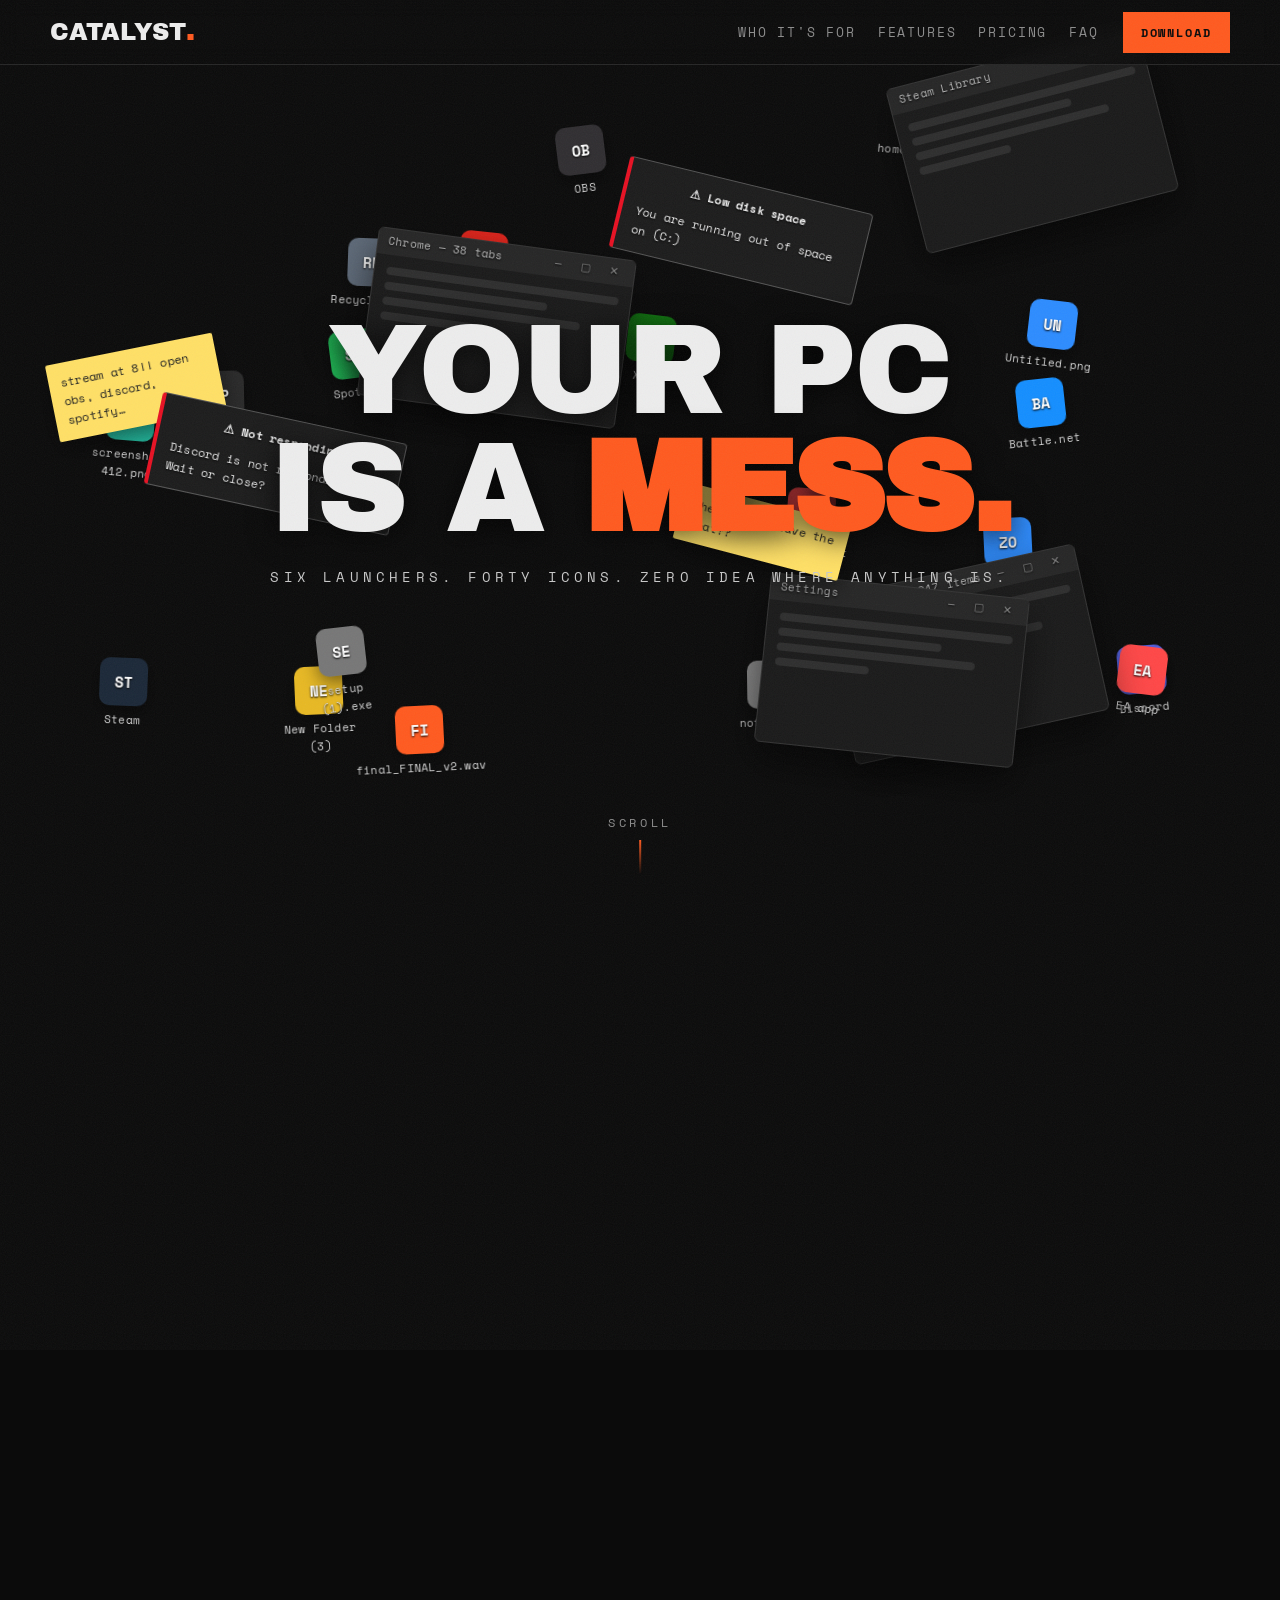
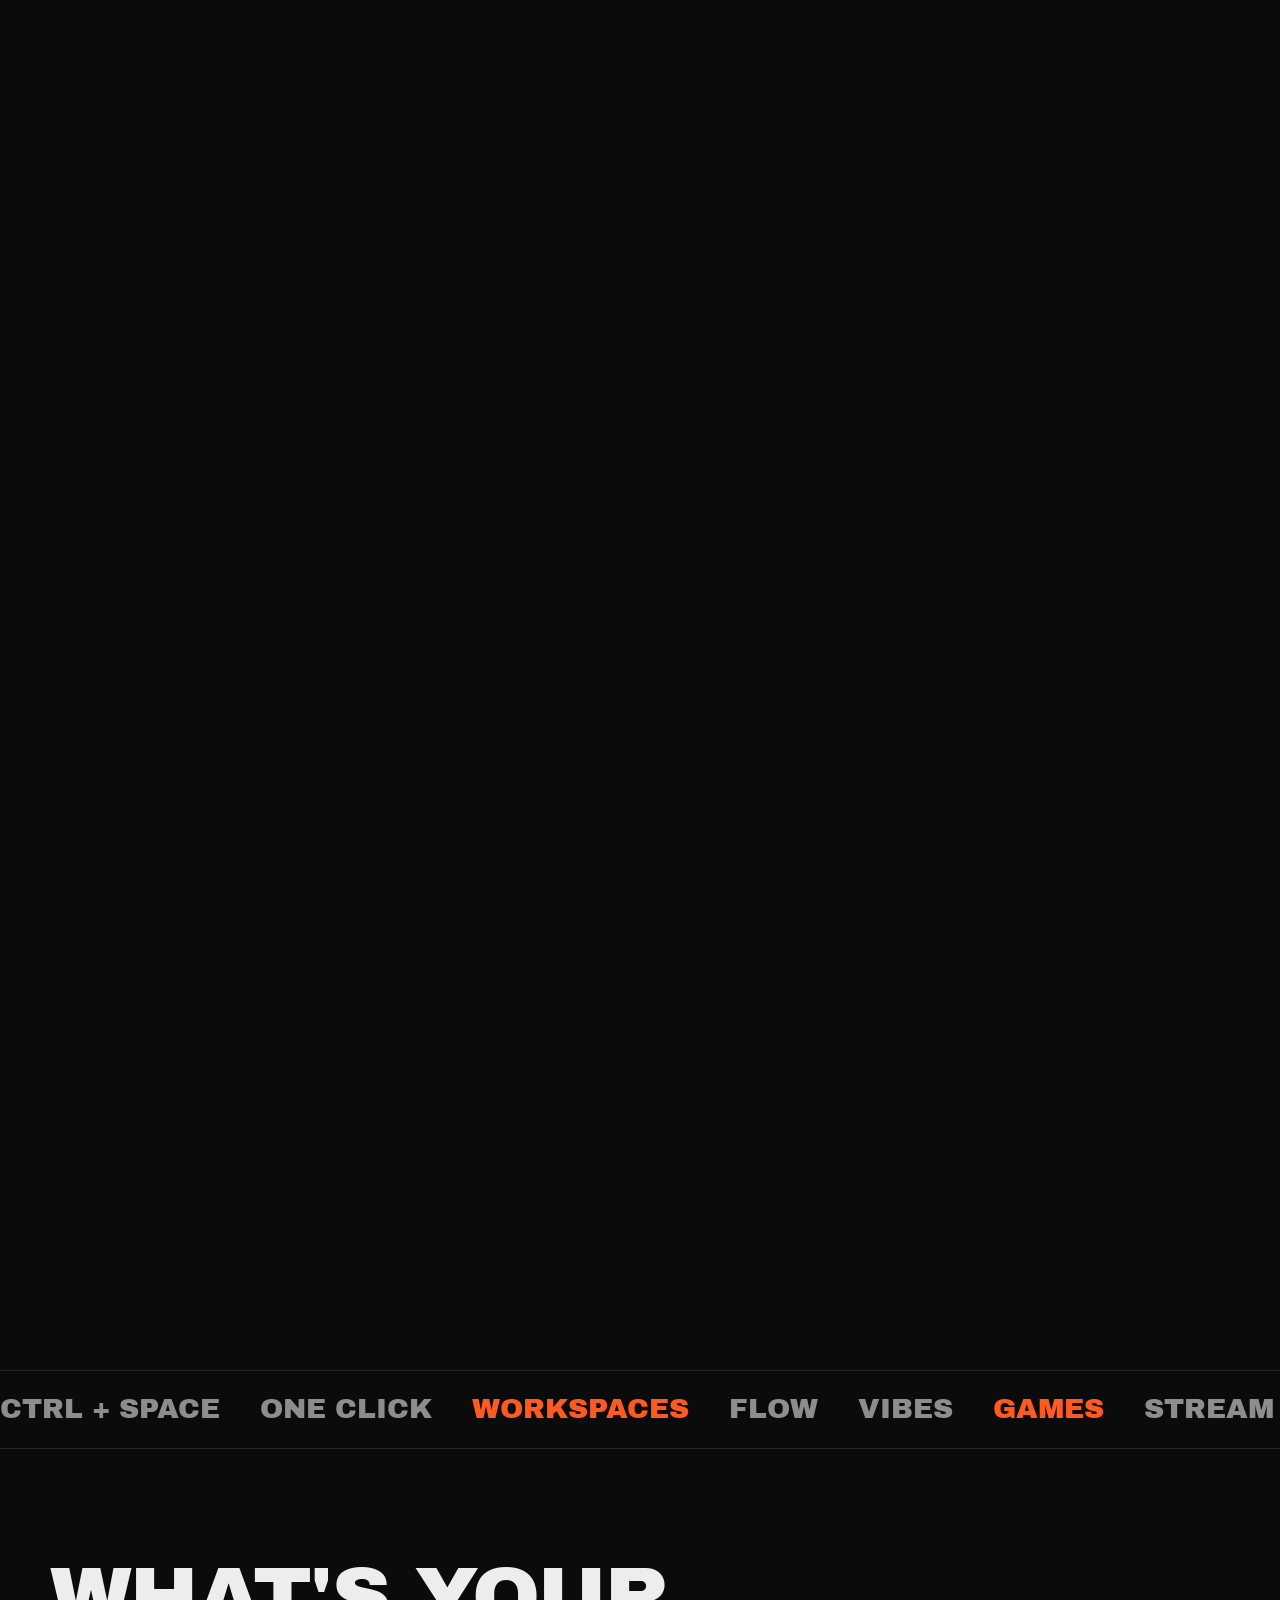
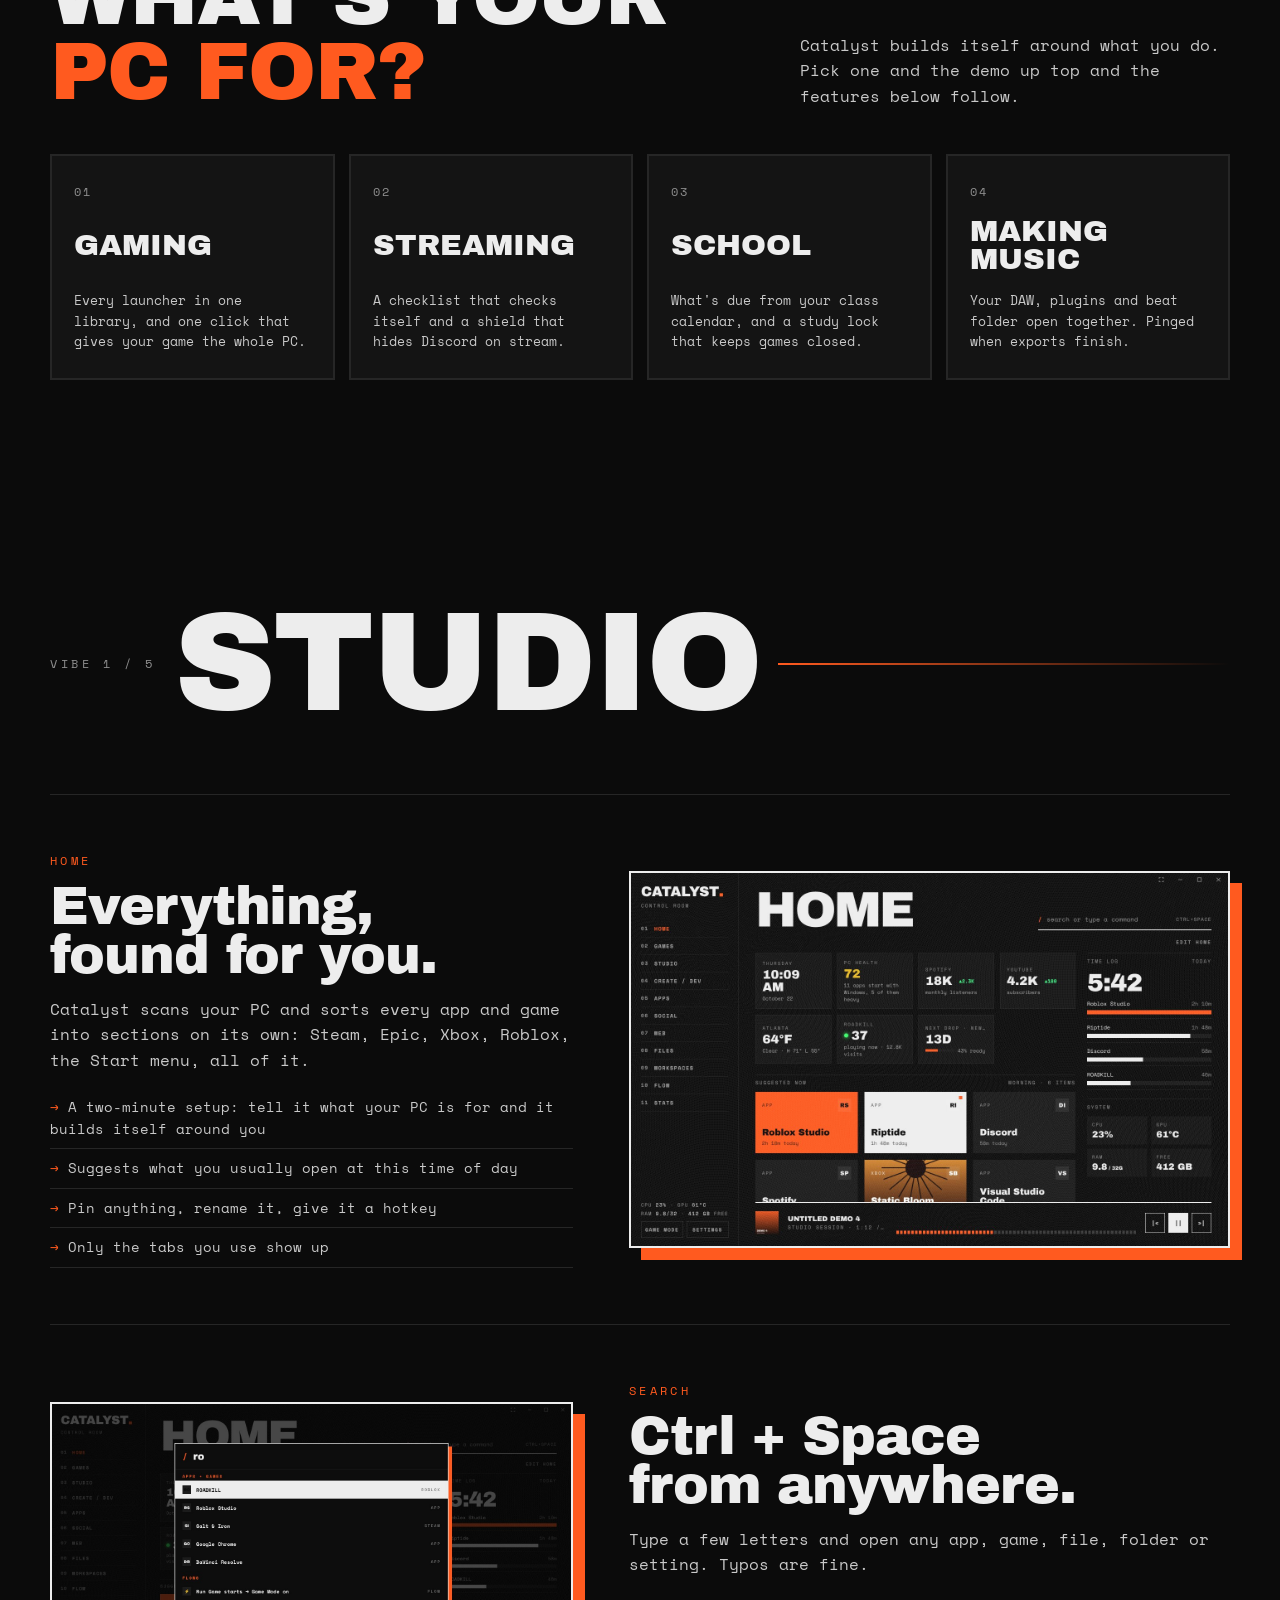
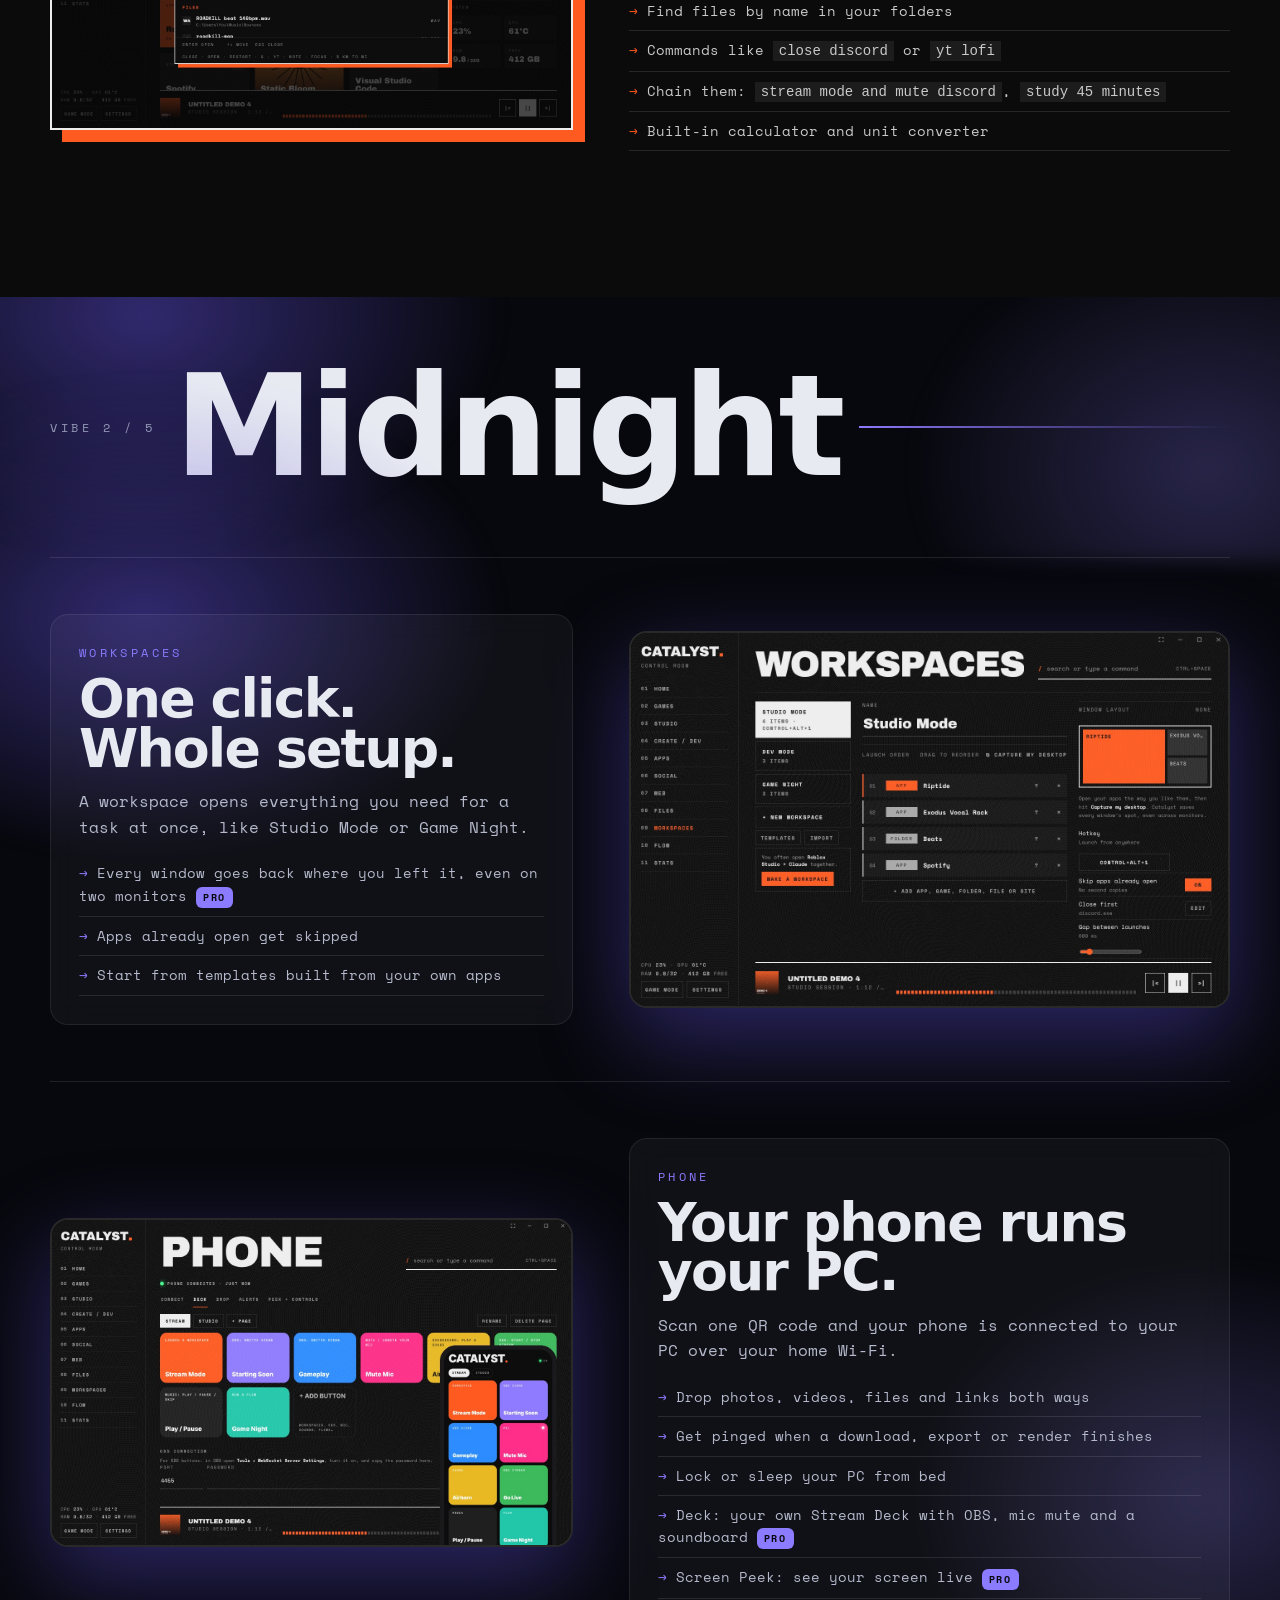
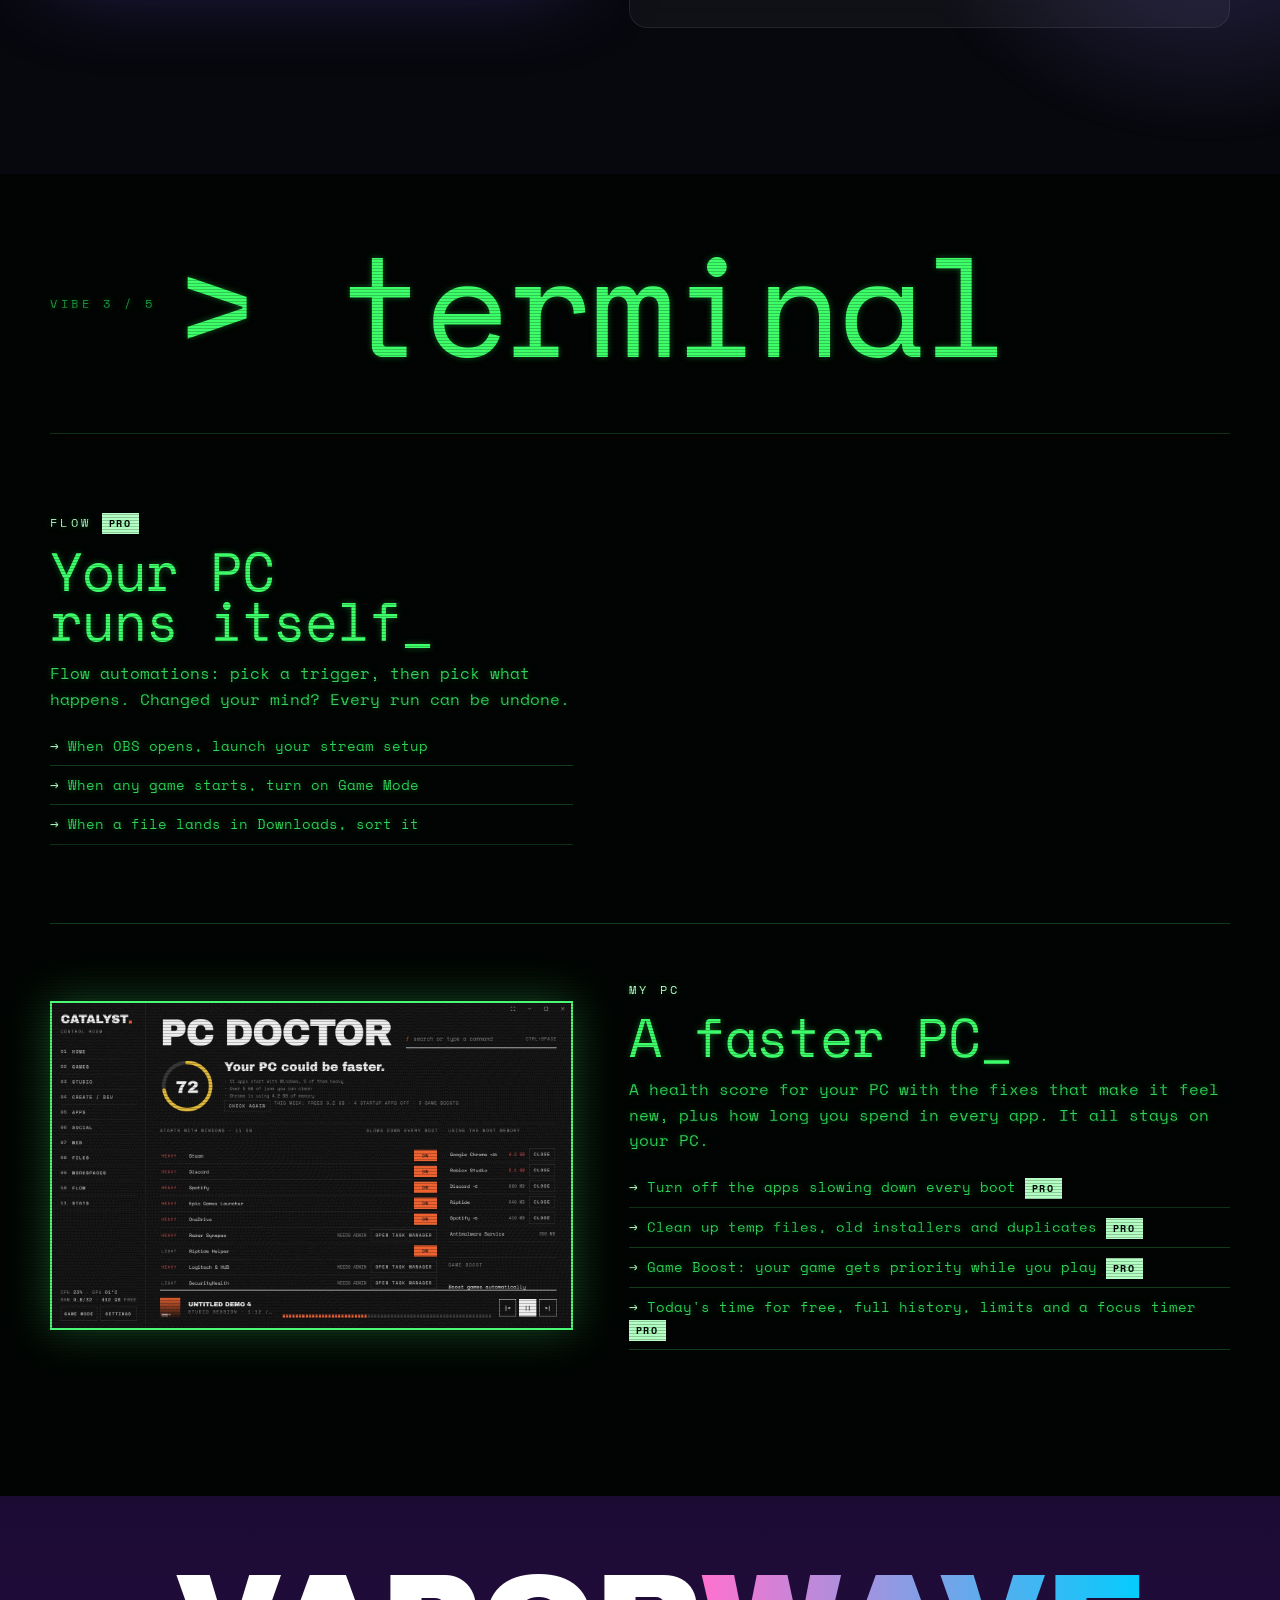
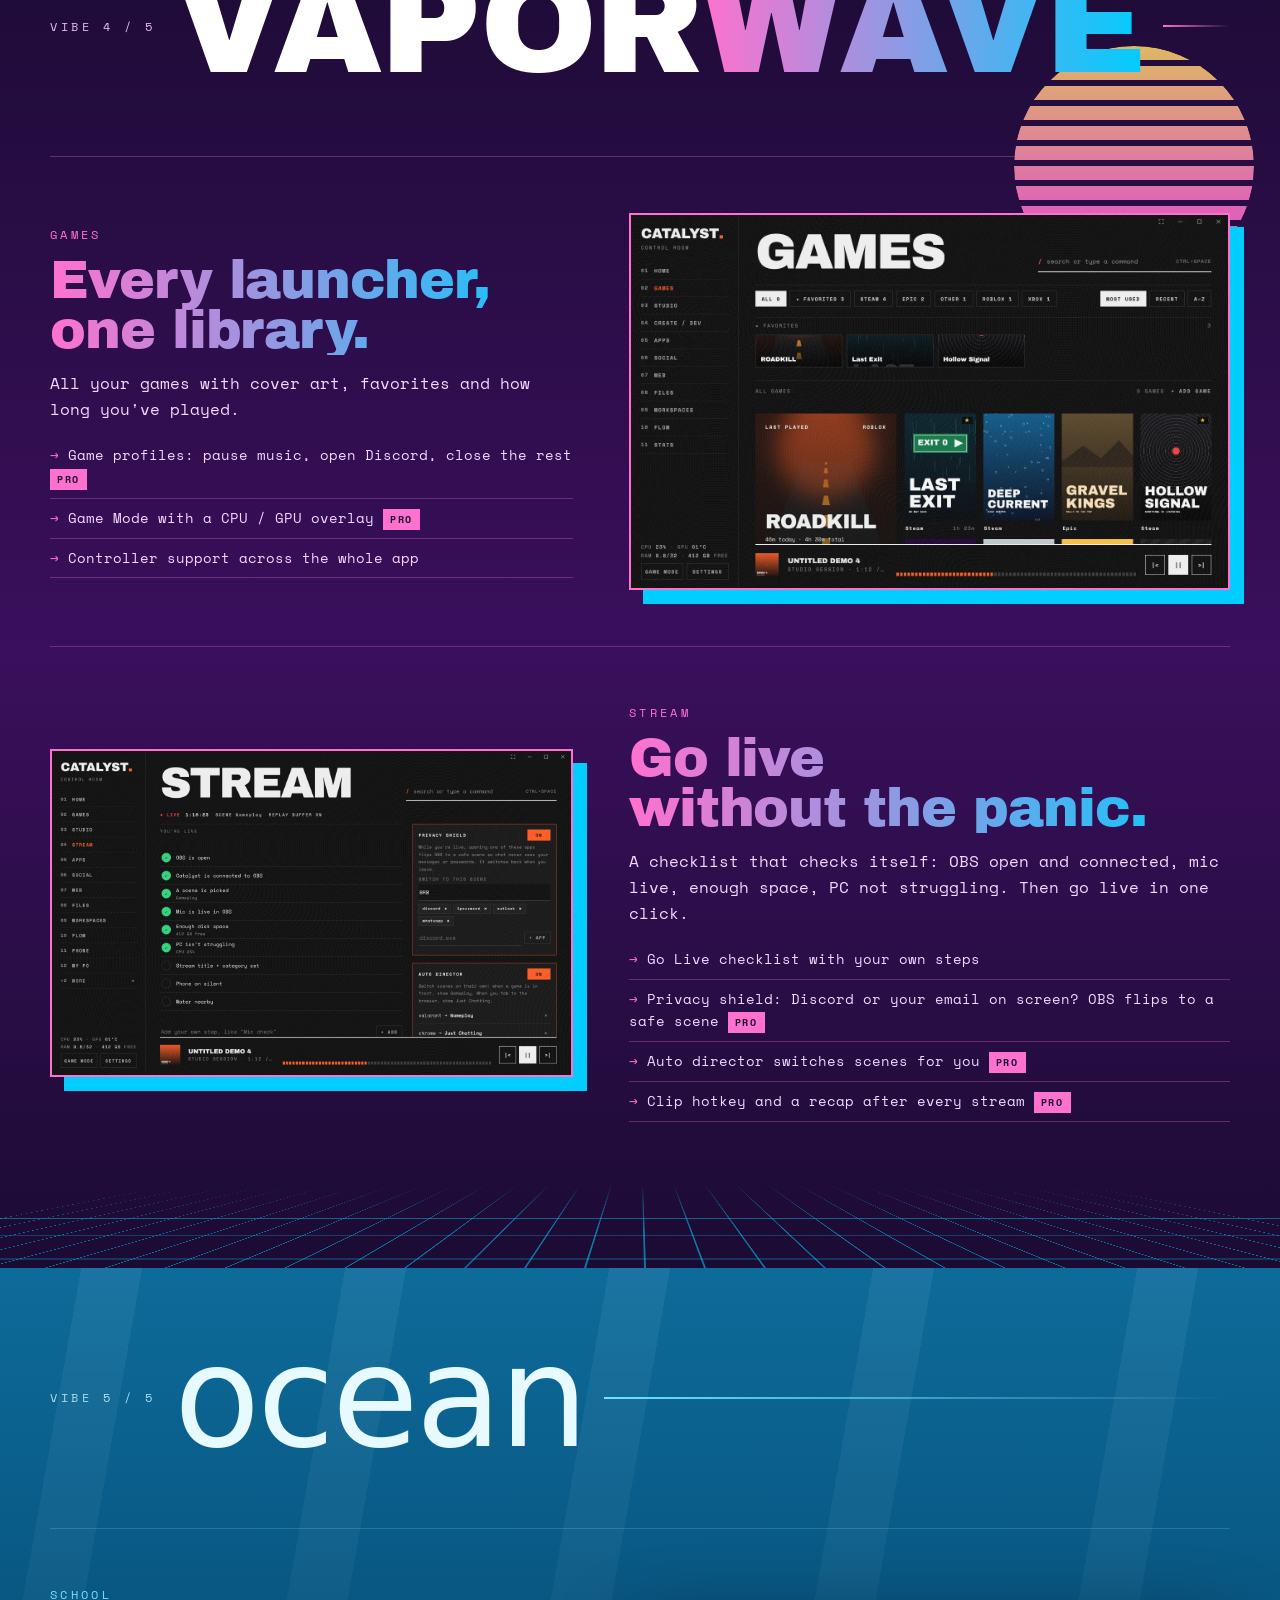
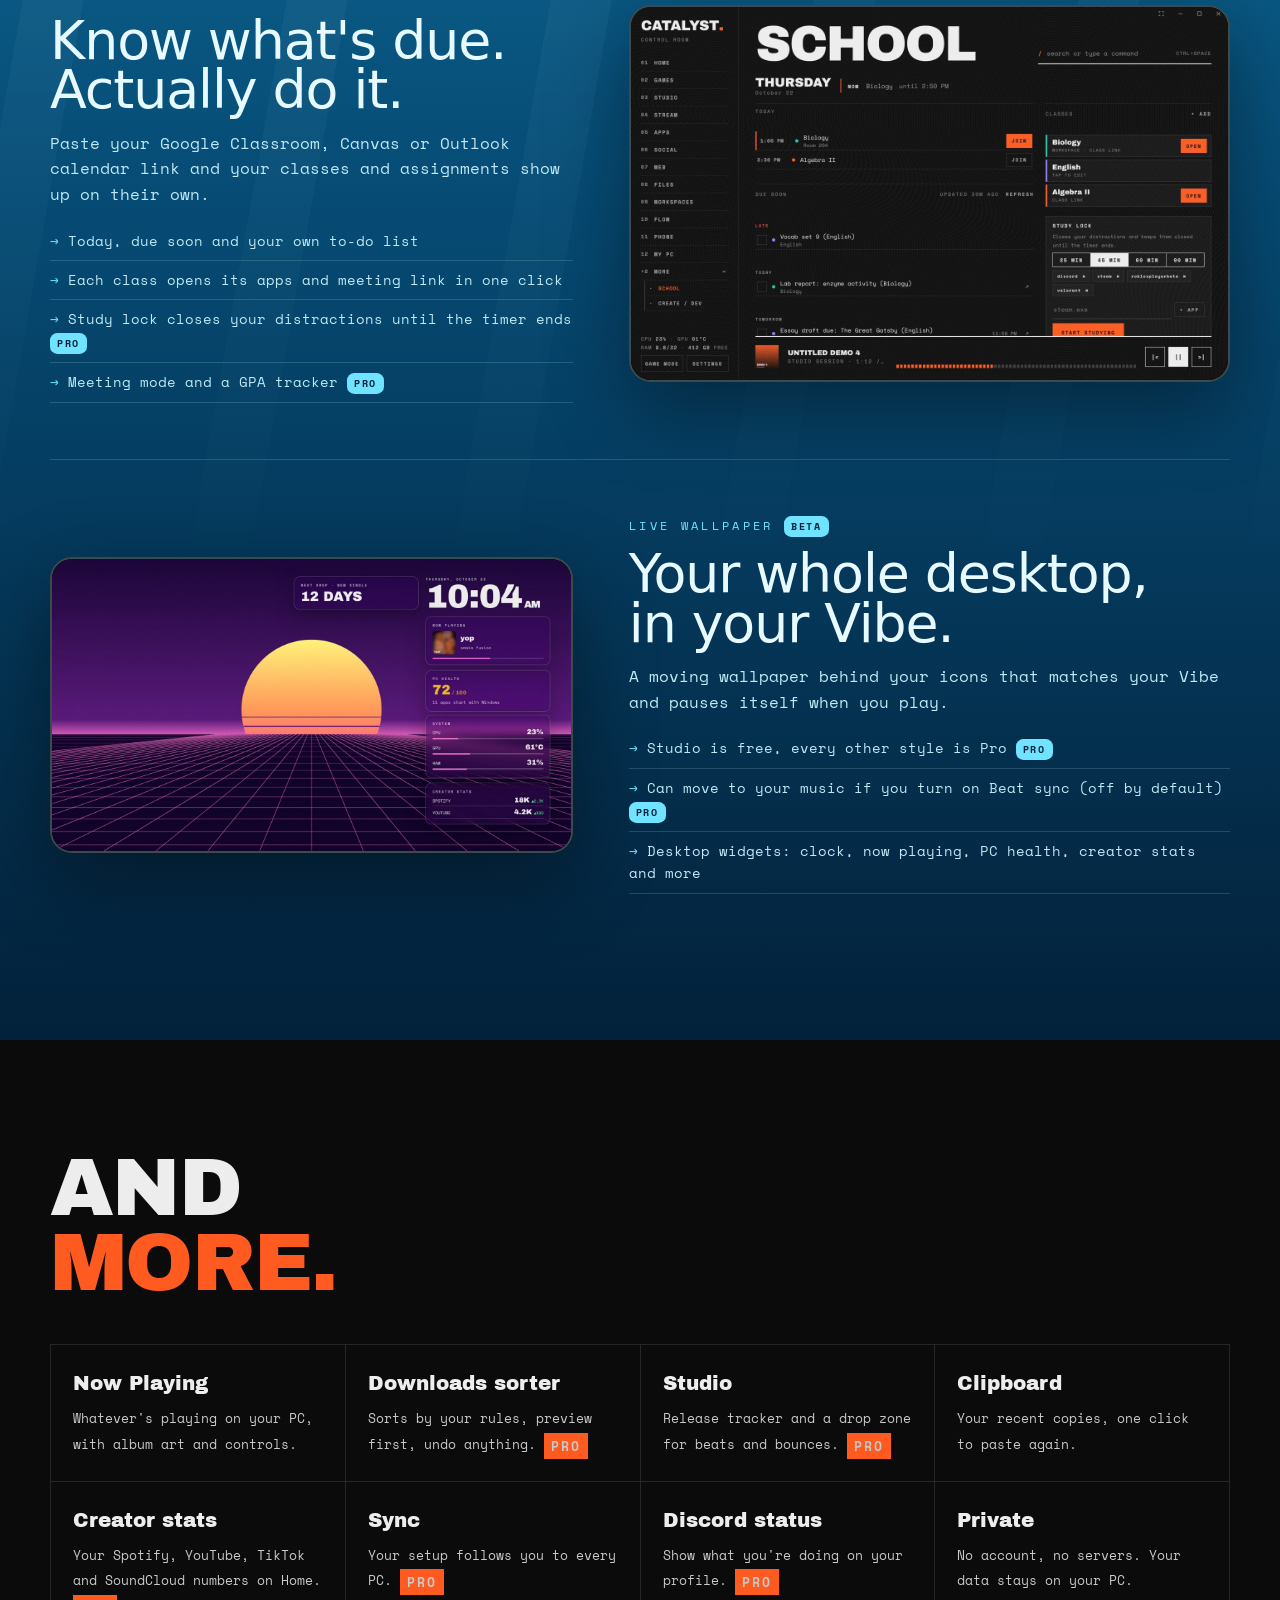
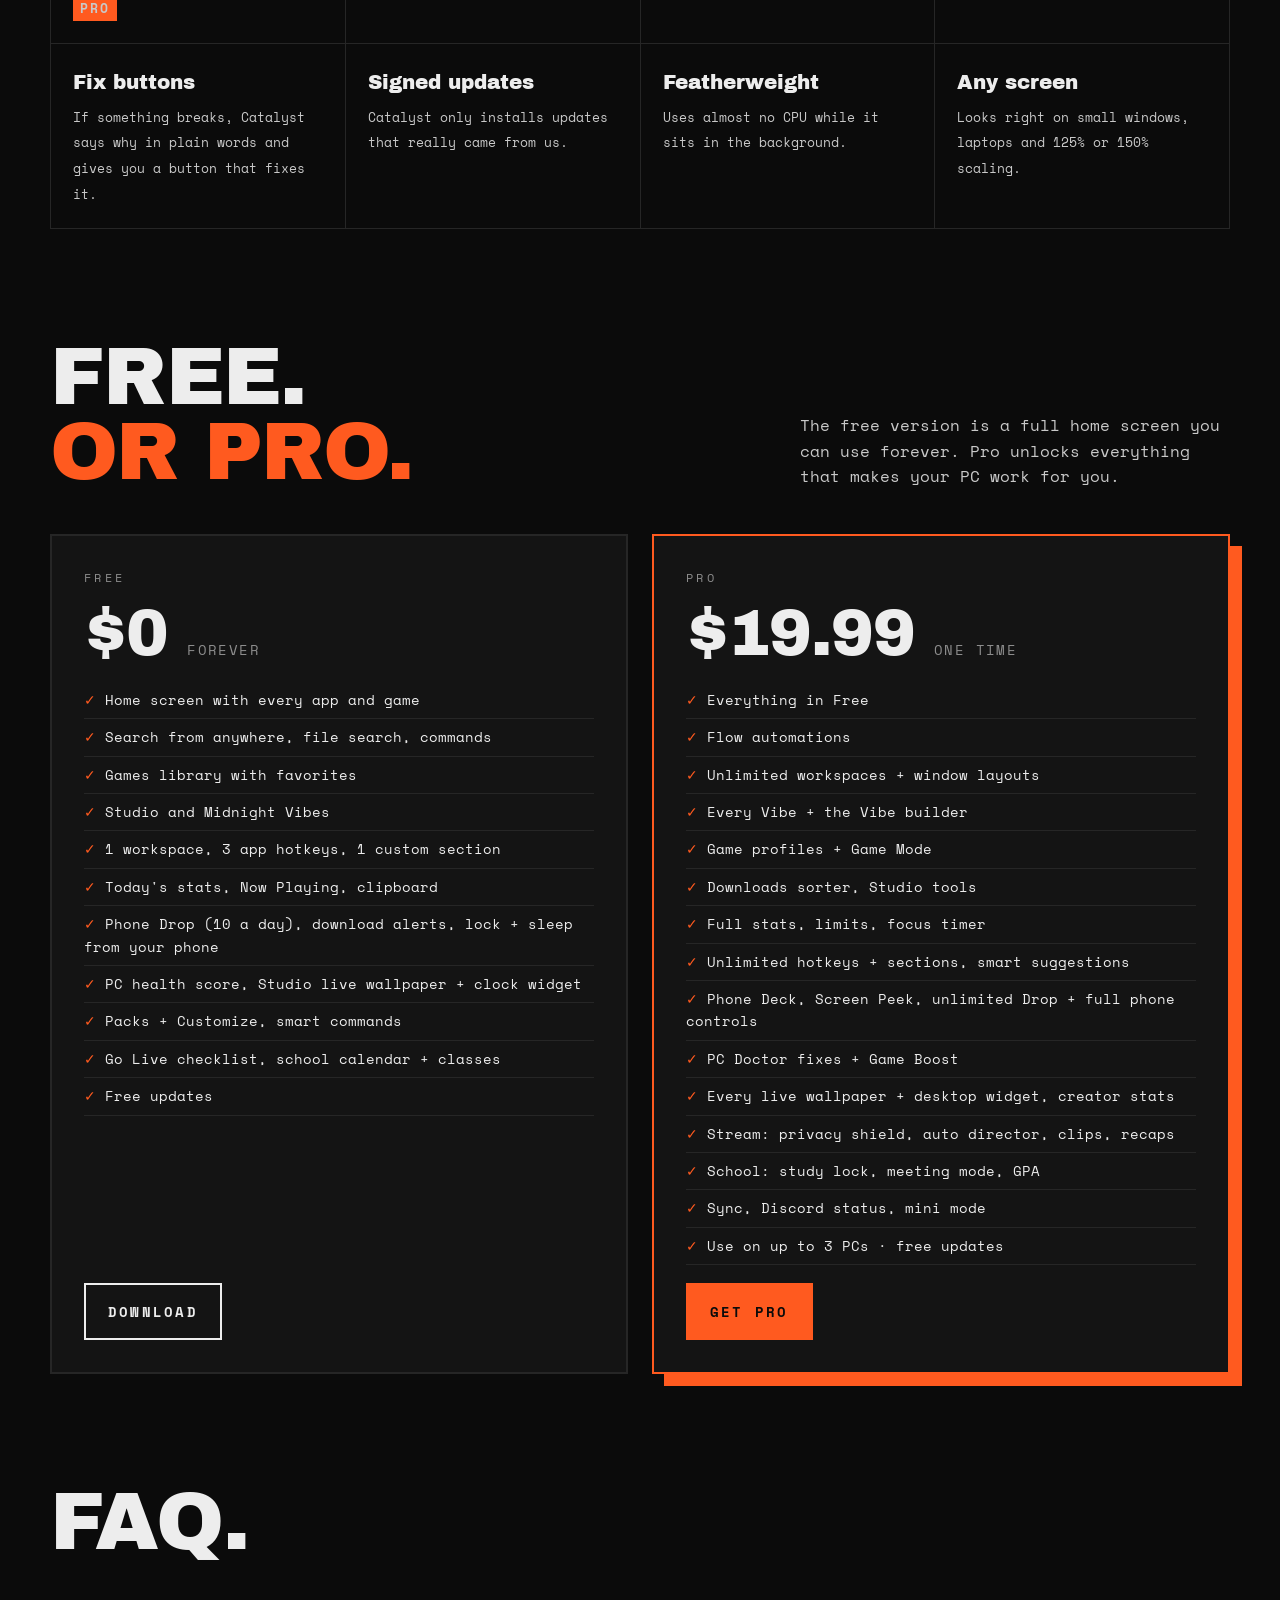
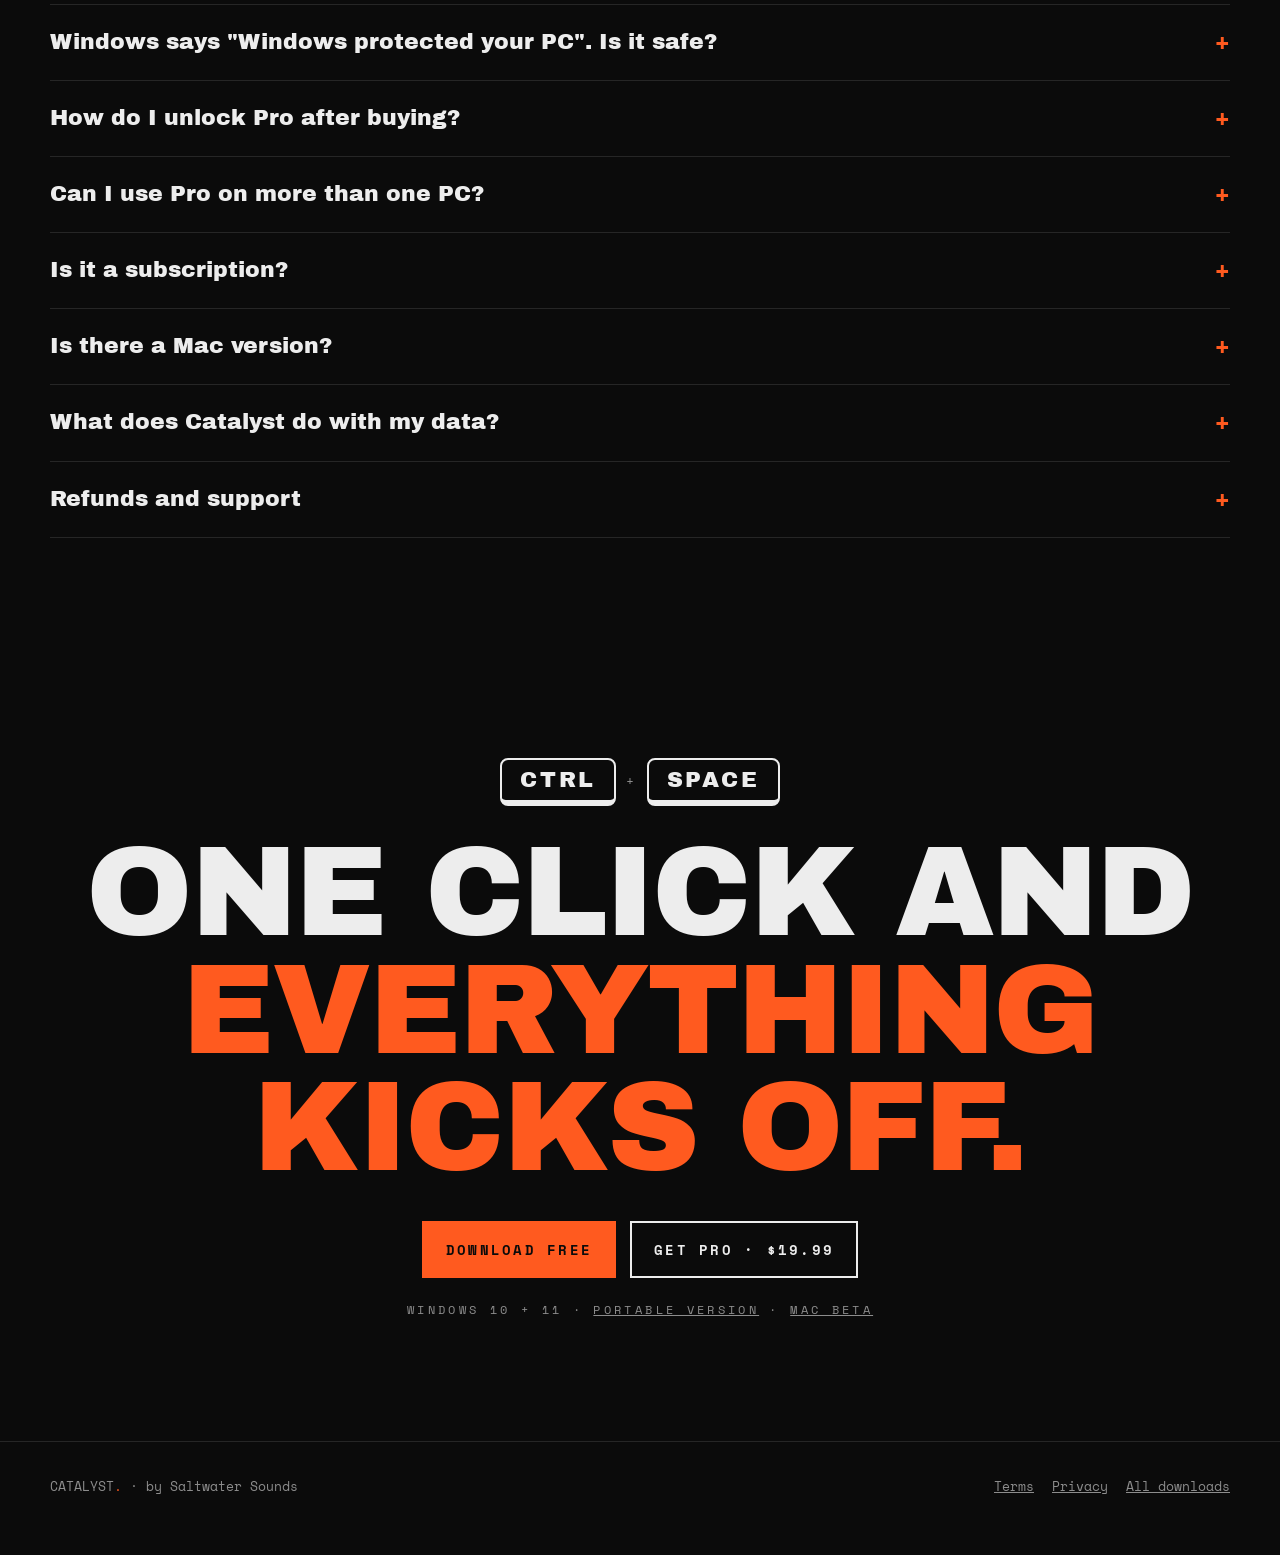
<file: index.html>
<!doctype html>
<html lang="en">
<head>
<meta charset="utf-8">
<meta name="viewport" content="width=device-width, initial-scale=1">
<title>Catalyst · Your whole PC, one screen</title>
<meta name="description" content="Catalyst is a home screen for your Windows PC. Every app, game, file and site one click away, with search from anywhere, one-click workspaces, automations and Vibes.">
<meta property="og:title" content="Catalyst · Your whole PC, one screen">
<meta property="og:description" content="Every app, game and file one click away. Search from anywhere, open whole setups in one click, and make your PC look like you.">
<meta property="og:image" content="https://saltwatersoundsofficial.github.io/catalyst-app/shots/home.jpg">
<link rel="icon" href="media/icon.png">
<style>
/* Layout concept: a scroll story. Chaos collapses into one window, then the page travels through the five Vibes. */
@font-face { font-family: 'AB'; src: url('media/ArchivoBlack-Regular.ttf'); font-display: swap; }
@font-face { font-family: 'SM'; src: url('media/SpaceMono-Regular.ttf'); font-display: swap; }
@font-face { font-family: 'SM'; src: url('media/SpaceMono-Bold.ttf'); font-weight: 700; font-display: swap; }
:root {
  --bg: #0b0b0b; --bg2: #141414; --bg3: #1c1c1c; --fg: #ededed; --fg2: #c9c9c9; --mute: #8d8d8d; --line: #262626;
  --acc: #ff5a1f; --on-acc: #0b0b0b; --nav: rgba(11,11,11,.82); --glow: rgba(255,90,31,.35);
  --head: 'AB', 'Arial Black', sans-serif; --mono: 'SM', ui-monospace, Consolas, monospace; --r: 0px;
  color-scheme: dark;
}
* { box-sizing: border-box; }
html { scroll-behavior: smooth; }
body { margin: 0; background: var(--bg); color: var(--fg); font: 16px/1.6 var(--mono); overflow-x: hidden; transition: background .5s, color .5s; }
body::before { content: ''; position: fixed; inset: -50%; z-index: 100; pointer-events: none; opacity: .055; background-image: url("data:image/svg+xml,%3Csvg xmlns='http://www.w3.org/2000/svg' width='160' height='160'%3E%3Cfilter id='n'%3E%3CfeTurbulence type='fractalNoise' baseFrequency='.9' numOctaves='3'/%3E%3C/filter%3E%3Crect width='160' height='160' filter='url(%23n)'/%3E%3C/svg%3E"); animation: grain 1s steps(4) infinite; }
@keyframes grain { 0% { transform: translate(0,0) } 25% { transform: translate(-3%,2%) } 50% { transform: translate(2%,-3%) } 75% { transform: translate(-2%,-1%) } }
a { color: inherit; }
.wrap { width: min(1180px, 100% - 32px); margin: 0 auto; }
h1, h2, h3, .big { font-family: var(--head); font-weight: 400; letter-spacing: -.02em; line-height: .92; margin: 0; text-wrap: balance; }
.k { font-size: 12px; letter-spacing: .28em; color: var(--mute); text-transform: uppercase; }
.acc { color: var(--acc); }
:focus-visible { outline: 2px solid var(--acc); outline-offset: 3px; }

/* nav */
nav { position: fixed; top: 0; left: 0; right: 0; z-index: 60; background: var(--nav); backdrop-filter: blur(10px); border-bottom: 1px solid var(--line); transition: background .5s; }
nav .wrap { display: flex; align-items: center; gap: 24px; height: 64px; }
.logo { font-family: var(--head); font-size: 24px; text-decoration: none; }
.logo b { color: var(--acc); }
nav .links { display: flex; gap: 22px; margin-left: auto; font-size: 13px; letter-spacing: .14em; }
nav .links a { text-decoration: none; color: var(--mute); }
nav .links a:hover { color: var(--fg); }

/* buttons */
.btn { display: inline-flex; align-items: center; gap: 10px; padding: 16px 22px; border: 2px solid var(--fg); border-radius: var(--r); background: var(--fg); color: var(--bg); font: 700 14px var(--mono); letter-spacing: .16em; text-decoration: none; text-transform: uppercase; transition: transform .15s, box-shadow .15s; cursor: pointer; }
.btn:hover, .btn:focus-visible { transform: translate(-3px,-3px); box-shadow: 6px 6px 0 var(--acc); }
.btn.acc { background: var(--acc); border-color: var(--acc); color: var(--on-acc); }
.btn.acc:hover { box-shadow: 6px 6px 0 var(--fg); }
.btn.ghost { background: transparent; color: var(--fg); }
.tag { display: inline-block; font: 700 10px var(--mono); letter-spacing: .16em; padding: 3px 7px; background: var(--acc); color: var(--on-acc); vertical-align: middle; border-radius: calc(var(--r) / 3); }

/* ---------- boot intro ---------- */
#boot { position: fixed; inset: 0; z-index: 200; background: #050505; color: #ededed; display: flex; flex-direction: column; align-items: center; justify-content: center; gap: 28px; cursor: pointer; transition: opacity .5s, visibility .5s; }
#boot.out { opacity: 0; visibility: hidden; }
#boot h2 { font-size: clamp(64px, 14vw, 200px); animation: slam .9s cubic-bezier(.2,.9,.2,1) both, shake .25s .5s linear both; }
#boot h2 b { color: #ff5a1f; }
#boot .log { width: min(460px, 86vw); font-size: 13px; letter-spacing: .18em; color: #8d8d8d; display: flex; flex-direction: column; gap: 6px; }
#boot .log span { white-space: nowrap; overflow: hidden; width: 0; animation: type .35s steps(24) forwards; }
#boot .log span:nth-child(1) { animation-delay: .55s } #boot .log span:nth-child(2) { animation-delay: .75s } #boot .log span:nth-child(3) { animation-delay: .95s } #boot .log span:nth-child(4) { animation-delay: 1.15s; color: #ff5a1f }
#boot .bar { width: min(460px, 86vw); height: 3px; background: #1f1f1f; } #boot .bar i { display: block; height: 100%; width: 0; background: #ff5a1f; animation: fill 1.4s .2s cubic-bezier(.6,0,.2,1) forwards; }
@keyframes slam { 0% { transform: scale(3); opacity: 0; filter: blur(14px) } 60% { opacity: 1 } 100% { transform: scale(1); filter: blur(0) } }
@keyframes shake { 0%,100% { transform: translate(0,0) } 25% { transform: translate(-6px,3px) } 50% { transform: translate(5px,-4px) } 75% { transform: translate(-3px,-2px) } }
@keyframes type { to { width: 100% } } @keyframes fill { to { width: 100% } }

/* ---------- hero: chaos to one screen ---------- */
.story { position: relative; height: 330vh; }
.stage { position: sticky; top: 0; height: 100vh; height: 100svh; overflow: hidden; }
.stage-bg { position: absolute; inset: 0; background: radial-gradient(900px 600px at 50% 60%, var(--glow), transparent 70%); opacity: 0; }
.chaos { position: absolute; inset: 0; }
.ch { position: absolute; left: 0; top: 0; will-change: transform, opacity; display: flex; flex-direction: column; align-items: center; gap: 6px; width: 92px; font-size: 11px; letter-spacing: .02em; color: #d9d9d9; text-align: center; text-shadow: 0 1px 2px #000; }
.ch .ic { width: 48px; height: 48px; border-radius: 10px; display: grid; place-items: center; font: 700 15px var(--mono); color: #fff; box-shadow: 0 6px 18px rgba(0,0,0,.5); }
.ch.win { width: 260px; height: 170px; display: block; background: #1a1a1a; border: 1px solid #333; border-radius: 6px; box-shadow: 0 18px 40px rgba(0,0,0,.6); text-align: left; overflow: hidden; }
.ch.win .tb { height: 26px; background: #262626; display: flex; align-items: center; gap: 6px; padding: 0 10px; font-size: 11px; color: #bbb; }
.ch.win .tb i { margin-left: auto; letter-spacing: 6px; font-style: normal; color: #888; }
.ch.win .bd { padding: 12px; display: flex; flex-direction: column; gap: 7px; }
.ch.win .bd span { display: block; height: 8px; border-radius: 4px; background: #2e2e2e; }
.ch.win .bd span:nth-child(2) { width: 70%; } .ch.win .bd span:nth-child(3) { width: 85%; } .ch.win .bd span:nth-child(4) { width: 40%; }
.ch.note { width: 170px; padding: 10px 12px; background: #ffe066; color: #222; font-size: 12px; text-align: left; text-shadow: none; transform-origin: center; box-shadow: 0 10px 24px rgba(0,0,0,.5); border-radius: 2px; }
.ch.err { width: 250px; padding: 12px 14px; background: #1c1c1c; border: 1px solid #555; border-left: 4px solid #e81123; text-align: left; font-size: 12px; color: #eee; border-radius: 4px; }
.ch.err b { display: block; font-size: 12px; margin-bottom: 4px; }
.lines { position: absolute; left: 0; right: 0; text-align: center; padding: 0 16px; pointer-events: none; }
.line-a { top: 50%; transform: translateY(-50%); }
.line-a h1 { font-size: clamp(54px, 10vw, 150px); text-shadow: 0 4px 30px rgba(0,0,0,.8); }
.line-a h1 b { color: var(--acc); }
.line-a p { margin: 18px auto 0; font-size: 14px; letter-spacing: .3em; color: var(--fg2); text-transform: uppercase; }
.line-b { top: 84px; }
.line-b h2 { font-size: clamp(30px, 4.6vw, 64px); }
.line-b h2 b { color: var(--acc); }
.scrollcue { position: absolute; left: 50%; bottom: 26px; transform: translateX(-50%); font-size: 12px; letter-spacing: .3em; color: var(--mute); display: flex; flex-direction: column; align-items: center; gap: 8px; }
.scrollcue i { width: 2px; height: 34px; background: linear-gradient(var(--acc), transparent); animation: cue 1.4s ease-in-out infinite; }
@keyframes cue { 0% { transform: scaleY(0); transform-origin: top } 50% { transform: scaleY(1); transform-origin: top } 51% { transform-origin: bottom } 100% { transform: scaleY(0); transform-origin: bottom } }
.cwin { position: absolute; left: 50%; top: 56%; width: var(--ww); transform: translate(-50%, -50%) scale(.2); opacity: 0; will-change: transform, opacity; }
.cwin-in { border: 2px solid var(--fg); border-radius: var(--r); background: #000; overflow: hidden; box-shadow: 0 0 0 1px rgba(255,255,255,.04), 16px 16px 0 var(--acc), 0 40px 120px var(--glow); transition: box-shadow .5s, border-color .5s; }
.cbar { display: flex; align-items: center; gap: 14px; padding: 9px 14px; background: var(--bg2); border-bottom: 1px solid var(--line); font-size: 11px; letter-spacing: .16em; color: var(--mute); }
.cbar b { color: var(--fg); }
.cbar .live { color: var(--acc); }
.cbar .vibe-dots { margin-left: auto; display: flex; align-items: center; gap: 8px; }
.vibe-dots button { width: 18px; height: 18px; border-radius: 50%; border: 2px solid transparent; padding: 0; cursor: pointer; transition: transform .15s; }
.vibe-dots button:hover { transform: scale(1.2); }
.vibe-dots button.on { border-color: var(--fg); transform: scale(1.15); }
.frame { position: relative; width: 100%; overflow: hidden; background: #0d0d0d; }
.frame iframe { position: absolute; left: 0; top: 0; width: 1440px; height: 900px; border: 0; transform-origin: 0 0; }
.frame .load { position: absolute; inset: 0; display: grid; place-items: center; font-size: 12px; letter-spacing: .24em; color: var(--mute); }
.frame img.mob { display: none; width: 100%; height: 100%; object-fit: cover; object-position: left top; }
.under { position: absolute; left: 0; right: 0; bottom: 18px; display: flex; justify-content: center; gap: 12px; flex-wrap: wrap; padding: 0 16px; opacity: 0; transition: opacity .3s; }
.under .btn { padding: 12px 18px; font-size: 12px; }
.under .hint { align-self: center; font-size: 12px; color: var(--mute); letter-spacing: .08em; }

/* marquee */
.marq { border-block: 1px solid var(--line); overflow: hidden; white-space: nowrap; padding: 16px 0; }
.marq div { display: inline-block; animation: marq 40s linear infinite; font-family: var(--head); font-size: 28px; color: var(--mute); }
.marq span { margin-right: 40px; } .marq span:nth-child(3n) { color: var(--acc); }
@keyframes marq { to { transform: translateX(-50%); } }

/* sections */
section { padding: 110px 0; position: relative; }
.head { display: flex; justify-content: space-between; align-items: end; gap: 20px; margin-bottom: 44px; flex-wrap: wrap; }
.head h2 { font-size: clamp(44px, 6.4vw, 92px); }
.head p { max-width: 430px; color: var(--fg2); margin: 0; }

/* who's it for */
.who-grid { display: grid; grid-template-columns: repeat(4, 1fr); gap: 14px; }
.who-grid button { all: unset; box-sizing: border-box; cursor: pointer; padding: 26px 22px; min-height: 190px; border: 2px solid var(--line); border-radius: var(--r); background: var(--bg2); display: flex; flex-direction: column; justify-content: space-between; gap: 16px; transition: transform .18s, border-color .18s, background .18s; }
.who-grid button:hover { transform: translate(-3px,-3px); border-color: var(--fg2); }
.who-grid button.on { border-color: var(--acc); background: color-mix(in srgb, var(--acc) 12%, var(--bg2)); }
.who-grid b { font-family: var(--head); font-weight: 400; font-size: 30px; line-height: .95; color: var(--fg); }
.who-grid button.on b { color: var(--acc); }
.who-grid span { font-size: 13px; color: var(--fg2); }
.who-grid i { font-style: normal; font-size: 12px; letter-spacing: .2em; color: var(--mute); }
.who-say { margin-top: 18px; min-height: 26px; color: var(--fg2); font-size: 14px; }

/* ---------- Vibe zones: the page travels through every Vibe ---------- */
.zone { --zbg: var(--bg); padding: 0; background: var(--zbg); color: var(--fg); overflow: hidden; }
.zone-in { padding: 40px 0 90px; position: relative; z-index: 1; }
.zone-tag { display: flex; align-items: center; gap: 18px; padding: 70px 0 30px; position: relative; z-index: 1; }
.zone-tag > span { font-size: 12px; letter-spacing: .3em; color: var(--mute); }
.zone-tag h2 { font-size: clamp(56px, 11vw, 170px); line-height: .85; }
.zone-tag .sw { flex: 1; height: 2px; background: linear-gradient(90deg, var(--acc), transparent); transform-origin: left; }
.feat { display: grid; grid-template-columns: 1fr 1.15fr; gap: 56px; align-items: center; padding: 56px 0; border-top: 1px solid var(--line); }
.feat:nth-of-type(even) .shot { order: -1; }
.feat .k { color: var(--acc); }
.feat.picked .k::after { content: '  ★ FOR YOU'; color: var(--fg); }
.feat h3 { font-size: clamp(34px, 4.2vw, 58px); margin: 12px 0 16px; }
.feat p { color: var(--fg2); margin: 0 0 14px; }
.feat ul { margin: 0; padding: 0; list-style: none; font-size: 14px; color: var(--fg2); }
.feat li { padding: 8px 0; border-bottom: 1px solid var(--line); }
.feat li::before { content: '→ '; color: var(--acc); }
.shot { border: 2px solid var(--fg); border-radius: var(--r); box-shadow: 12px 12px 0 var(--acc); background: #000; overflow: hidden; transition: transform .6s cubic-bezier(.2,.9,.2,1), box-shadow .3s; }
.shot img { display: block; width: 100%; height: auto; }
.feat:hover .shot { transform: translate(-4px,-4px) rotate(-.4deg); }
/* reveal: content is visible by default; JS only adds the entrance for things below the fold */
.rv { transition: transform .9s cubic-bezier(.2,.9,.2,1), opacity .9s, clip-path 1s cubic-bezier(.7,0,.2,1); }
.js .rv.pre { opacity: 0; transform: translateY(46px); }
.js .shot.pre { clip-path: inset(0 0 100% 0); transform: none; opacity: 1; }

.z-studio { --zbg: #0b0b0b; }
.z-midnight { --bg: #07080d; --zbg: #07080d; --bg2: rgba(255,255,255,.05); --fg: #e8eaf2; --fg2: #b4b9cb; --mute: #9aa0b4; --line: rgba(255,255,255,.1); --acc: #8b7bff; --on-acc: #07080d; --head: 'Segoe UI Variable Display', 'Segoe UI', system-ui, sans-serif; --r: 18px; }
.z-midnight .zone-in::before, .z-midnight .zone-tag::before { content: ''; position: absolute; inset: -20% -10%; z-index: -1; background: radial-gradient(600px 400px at 15% 20%, rgba(91,75,209,.5), transparent 60%), radial-gradient(500px 400px at 90% 70%, rgba(139,123,255,.25), transparent 60%); filter: blur(10px); animation: drift 14s ease-in-out infinite alternate; }
.z-midnight h2, .z-midnight h3 { font-weight: 700; letter-spacing: -.035em; }
.z-midnight .shot { border-color: rgba(255,255,255,.16); box-shadow: 0 30px 90px rgba(91,75,209,.45); }
.z-midnight .feat > div:first-child { background: rgba(255,255,255,.04); border: 1px solid rgba(255,255,255,.08); border-radius: 18px; padding: 28px; backdrop-filter: blur(14px); }
@keyframes drift { to { transform: translate(4%, -3%) scale(1.08); } }
.z-terminal { --bg: #010402; --zbg: #010402; --bg2: #041008; --fg: #3dff6a; --fg2: #2fd458; --mute: #1f9a3f; --line: #0f3d1c; --acc: #b6ffc6; --on-acc: #010402; --head: 'SM', Consolas, monospace; }
.z-terminal { text-shadow: 0 0 6px rgba(61,255,106,.35); }
.z-terminal::after { content: ''; position: absolute; inset: 0; z-index: 2; pointer-events: none; background: repeating-linear-gradient(0deg, rgba(0,0,0,.22) 0 1px, transparent 1px 3px); animation: flick 4s steps(2) infinite; }
@keyframes flick { 50% { opacity: .85 } }
.z-terminal h2::before { content: '> '; }
.z-terminal h3::after { content: '_'; animation: blink 1s steps(1) infinite; }
@keyframes blink { 50% { opacity: 0 } }
.z-terminal .shot { box-shadow: 0 0 40px rgba(61,255,106,.3); border-color: #3dff6a; filter: saturate(.9); }
.z-vaporwave { --bg: #1b0b33; --zbg: linear-gradient(180deg, #1b0b33, #3a0f5c 55%, #1b0b33); --bg2: #2a1250; --fg: #ffffff; --fg2: #f3d9ff; --mute: #e2b8f2; --line: rgba(255,113,206,.3); --acc: #ff71ce; --on-acc: #1b0b33; }
.z-vaporwave .zone-tag::before { content: ''; position: absolute; right: -2%; top: 150px; width: 240px; height: 240px; border-radius: 50%; z-index: -1; background: linear-gradient(180deg, #ffd76a, #ff71ce 70%); -webkit-mask: repeating-linear-gradient(180deg, #000 0 14px, transparent 14px 20px); mask: repeating-linear-gradient(180deg, #000 0 14px, transparent 14px 20px); opacity: .85; }
.z-vaporwave::after { content: ''; position: absolute; left: -20%; right: -20%; bottom: 0; height: 320px; z-index: 0; pointer-events: none; background-image: linear-gradient(rgba(1,205,254,.55) 2px, transparent 2px), linear-gradient(90deg, rgba(1,205,254,.55) 2px, transparent 2px); background-size: 60px 60px; transform: perspective(300px) rotateX(60deg); transform-origin: bottom; mask-image: linear-gradient(transparent, #000 70%); -webkit-mask-image: linear-gradient(transparent, #000 70%); animation: grid 1.4s linear infinite; }
@keyframes grid { to { background-position: 0 60px, 0 0; } }
.z-vaporwave h2 .acc, .z-vaporwave h3 { background: linear-gradient(90deg, #ff71ce, #01cdfe); -webkit-background-clip: text; background-clip: text; color: transparent; }
.z-vaporwave .shot { box-shadow: 14px 14px 0 #01cdfe; border-color: #ff71ce; }
.z-ocean { --bg: #03213a; --zbg: linear-gradient(180deg, #0d6b9a, #064a73 40%, #03213a); --bg2: rgba(200,244,255,.07); --fg: #e6faff; --fg2: #bfe9f5; --mute: #a9dcec; --line: rgba(200,244,255,.16); --acc: #6fe3ff; --on-acc: #03213a; --head: 'Segoe UI Variable Display', 'Segoe UI', system-ui, sans-serif; --r: 22px; }
.z-ocean h2, .z-ocean h3 { font-weight: 300; }
.z-ocean::before { content: ''; position: absolute; inset: 0; z-index: 0; pointer-events: none; background: repeating-linear-gradient(100deg, transparent 0 80px, rgba(200,244,255,.07) 80px 140px, transparent 140px 260px); mask-image: linear-gradient(#000, transparent 70%); -webkit-mask-image: linear-gradient(#000, transparent 70%); animation: rays 9s ease-in-out infinite alternate; }
@keyframes rays { to { transform: translateX(-80px) skewX(-4deg); } }
.z-ocean .shot { box-shadow: 0 26px 80px rgba(0,0,0,.4); border-color: rgba(200,244,255,.3); }
.zone .btn { border-radius: var(--r); }

/* demo-adjacent vibe row (also used on phones) */
.also { display: grid; grid-template-columns: repeat(4, 1fr); gap: 1px; background: var(--line); border: 1px solid var(--line); }
.also div { background: var(--bg); padding: 22px; transition: background .2s; }
.also div:hover { background: var(--bg2); }
.also b { display: block; font-family: var(--head); font-weight: 400; font-size: 20px; margin-bottom: 6px; }
.also span { font-size: 13px; color: var(--fg2); }

/* pricing */
.price { display: grid; grid-template-columns: 1fr 1fr; gap: 24px; }
.plan { border: 2px solid var(--line); border-radius: var(--r); padding: 32px; background: var(--bg2); display: flex; flex-direction: column; gap: 18px; }
.plan.pro { border-color: var(--acc); box-shadow: 12px 12px 0 var(--acc); }
.plan .big { font-size: 64px; }
.plan .big small { font: 400 14px var(--mono); color: var(--mute); letter-spacing: .1em; }
.plan ul { list-style: none; padding: 0; margin: 0; font-size: 14px; }
.plan li { padding: 7px 0; border-bottom: 1px solid var(--line); }
.plan li::before { content: '✓  '; color: var(--acc); }
.plan .btn { align-self: flex-start; margin-top: auto; }

/* faq */
details { border-top: 1px solid var(--line); padding: 20px 0; }
details:last-of-type { border-bottom: 1px solid var(--line); }
summary { cursor: pointer; font-family: var(--head); font-size: 22px; list-style: none; display: flex; justify-content: space-between; gap: 20px; }
summary::after { content: '+'; color: var(--acc); }
details[open] summary::after { content: '–'; }
details p { color: var(--fg2); margin: 12px 0 0; max-width: 820px; }
code { background: var(--bg3); padding: 2px 6px; }

/* final */
.final { text-align: center; overflow: hidden; }
.final h2 { font-size: clamp(42px, 10vw, 140px); }
.final .cta { display: flex; gap: 14px; justify-content: center; flex-wrap: wrap; margin-top: 34px; }
.final .ctrl { display: inline-flex; gap: 10px; align-items: center; margin-bottom: 28px; font-size: 13px; letter-spacing: .2em; color: var(--mute); }
.final kbd { font: 400 22px var(--head); padding: 8px 18px; border: 2px solid var(--fg); border-bottom-width: 6px; border-radius: 8px; color: var(--fg); }
footer { border-top: 1px solid var(--line); padding: 34px 0 60px; font-size: 13px; color: var(--mute); }
footer .wrap { display: flex; justify-content: space-between; gap: 20px; flex-wrap: wrap; }
footer a { color: var(--mute); margin-left: 18px; }

/* the Vibe you pick re-skins the parts outside the zones */
html[data-vibe="midnight"] { --bg: #07080d; --bg2: rgba(255,255,255,.05); --bg3: rgba(255,255,255,.07); --fg: #e8eaf2; --fg2: #b4b9cb; --mute: #9aa0b4; --line: rgba(255,255,255,.1); --acc: #8b7bff; --on-acc: #07080d; --nav: rgba(7,8,13,.72); --glow: rgba(139,123,255,.4); --head: 'Segoe UI Variable Display', 'Segoe UI', system-ui, sans-serif; --r: 16px; }
html[data-vibe="terminal"] { --bg: #010402; --bg2: #041008; --bg3: #06160b; --fg: #3dff6a; --fg2: #2fd458; --mute: #1f9a3f; --line: #0f3d1c; --acc: #b6ffc6; --on-acc: #010402; --nav: rgba(1,4,2,.9); --glow: rgba(61,255,106,.25); --head: 'SM', Consolas, monospace; }
html[data-vibe="vaporwave"] { --bg: #1b0b33; --bg2: #2a1250; --bg3: #35175f; --fg: #ffffff; --fg2: #f3d9ff; --mute: #e2b8f2; --line: rgba(255,113,206,.35); --acc: #ff71ce; --on-acc: #1b0b33; --nav: rgba(27,11,51,.8); --glow: rgba(255,113,206,.4); }
html[data-vibe="ocean"] { --bg: #03213a; --bg2: rgba(200,244,255,.07); --bg3: rgba(200,244,255,.09); --fg: #e6faff; --fg2: #bfe9f5; --mute: #a9dcec; --line: rgba(200,244,255,.16); --acc: #6fe3ff; --on-acc: #03213a; --nav: rgba(3,33,58,.75); --glow: rgba(111,227,255,.35); --head: 'Segoe UI Variable Display', 'Segoe UI', system-ui, sans-serif; --r: 22px; }
html[data-vibe="midnight"] h1, html[data-vibe="midnight"] .line-b h2 { font-weight: 700; } html[data-vibe="ocean"] h1, html[data-vibe="ocean"] .line-b h2 { font-weight: 300; }

@media (max-width: 860px) {
  nav .links { display: none; }
  .feat, .price { grid-template-columns: 1fr; gap: 28px; }
  .feat:nth-of-type(even) .shot { order: 0; }
  .who-grid, .also { grid-template-columns: 1fr 1fr; }
  .who-grid button { min-height: 150px; padding: 18px 14px; min-width: 0; }
  .who-grid b { font-size: 17px; }
  .zone-tag { flex-direction: column; align-items: flex-start; gap: 8px; padding: 56px 0 16px; }
  .zone-tag h2 { font-size: 13vw; max-width: 100%; overflow-wrap: anywhere; }
  .zone-tag .sw { display: none; }
  .cbar .live { display: none; }
  section { padding: 72px 0; }
  .story { height: 260vh; }
  .ch.win { width: 170px; height: 112px; } .ch.err { width: 190px; } .ch.note { width: 130px; }
  .frame iframe { display: none; } .frame img.mob { display: block; } .frame .load { display: none; }
  .cbar .hint-d { display: none; }
  .z-vaporwave .zone-tag::before { width: 130px; height: 130px; top: 130px; right: -30px; }
}
@media (prefers-reduced-motion: reduce) { *, *::before, *::after { animation: none !important; transition: none !important; } }
</style>
</head>
<body>

<div id="boot" aria-hidden="true"><h2>CATALYST<b>.</b></h2>
  <div class="log"><span>&gt; SCANNING GAMES ............ 31</span><span>&gt; APPS + SITES ............. 87</span><span>&gt; PUTTING IT ALL IN ONE PLACE</span><span>&gt; READY</span></div>
  <div class="bar"><i></i></div></div>

<nav><div class="wrap">
  <a class="logo" href="#">CATALYST<b>.</b></a>
  <div class="links"><a href="#who">WHO IT'S FOR</a><a href="#features">FEATURES</a><a href="#pricing">PRICING</a><a href="#faq">FAQ</a></div>
  <a class="btn acc" href="https://github.com/SaltwaterSoundsOfficial/catalyst-app/releases/latest/download/Catalyst-Setup.exe" style="padding:10px 16px;font-size:12px">DOWNLOAD</a>
</div></nav>

<header class="story" id="story">
  <div class="stage" id="stage">
    <div class="stage-bg" id="stage-bg"></div>
    <div class="chaos" id="chaos" aria-hidden="true"></div>
    <div class="lines line-a" id="line-a"><h1>YOUR PC<br>IS A <b>MESS.</b></h1><p>Six launchers. Forty icons. Zero idea where anything is.</p></div>
    <div class="lines line-b" id="line-b" style="opacity:0"><h2>NOW IT'S <b>ONE SCREEN.</b></h2></div>
    <div class="cwin" id="cwin">
      <div class="cwin-in">
        <div class="cbar"><b>CATALYST</b><span class="live">● LIVE DEMO</span><span class="hint-d">Click around · try Ctrl+Space</span>
          <span class="vibe-dots" id="vibe-dots" aria-label="Pick a Vibe">
            <button type="button" data-vibe="studio" style="background:#ff5a1f" aria-label="Studio Vibe" title="Studio"></button>
            <button type="button" data-vibe="midnight" style="background:#8b7bff" aria-label="Midnight Vibe" title="Midnight"></button>
            <button type="button" data-vibe="terminal" style="background:#3dff6a" aria-label="Terminal Vibe" title="Terminal"></button>
            <button type="button" data-vibe="vaporwave" style="background:#ff71ce" aria-label="Vaporwave Vibe" title="Vaporwave"></button>
            <button type="button" data-vibe="ocean" style="background:#6fe3ff" aria-label="Ocean Vibe" title="Ocean"></button>
          </span></div>
        <div class="frame" id="frame"><div class="load">LOADING CATALYST…</div><img class="mob" src="shots/home.jpg" alt="Catalyst home screen"><iframe id="demo" title="Catalyst live demo: click around the real app" loading="lazy"></iframe></div>
      </div>
    </div>
    <div class="under" id="under">
      <a class="btn acc" href="https://github.com/SaltwaterSoundsOfficial/catalyst-app/releases/latest/download/Catalyst-Setup.exe">DOWNLOAD FREE</a>
      <span class="hint">Windows 10 + 11 · the dots up top switch Vibes · <a href="https://github.com/SaltwaterSoundsOfficial/catalyst-app/releases/latest">what’s new in 0.7</a></span>
    </div>
    <div class="scrollcue" id="cue">SCROLL<i></i></div>
  </div>
</header>

<div class="marq" aria-hidden="true"><div>
  <span>CTRL + SPACE</span><span>ONE CLICK</span><span>WORKSPACES</span><span>FLOW</span><span>VIBES</span><span>GAMES</span><span>STREAM</span><span>SCHOOL</span><span>PHONE DECK</span>
  <span>CTRL + SPACE</span><span>ONE CLICK</span><span>WORKSPACES</span><span>FLOW</span><span>VIBES</span><span>GAMES</span><span>STREAM</span><span>SCHOOL</span><span>PHONE DECK</span>
</div></div>

<section id="who"><div class="wrap">
  <div class="head"><h2 id="who-h">WHAT'S YOUR<br><span class="acc">PC FOR?</span></h2><p>Catalyst builds itself around what you do. Pick one and the demo up top and the features below follow.</p></div>
  <div class="who-grid">
    <button type="button" data-who="gaming" class="rv"><i>01</i><b>GAMING</b><span>Every launcher in one library, and one click that gives your game the whole PC.</span></button>
    <button type="button" data-who="streaming" class="rv"><i>02</i><b>STREAMING</b><span>A checklist that checks itself and a shield that hides Discord on stream.</span></button>
    <button type="button" data-who="school" class="rv"><i>03</i><b>SCHOOL</b><span>What's due from your class calendar, and a study lock that keeps games closed.</span></button>
    <button type="button" data-who="music" class="rv"><i>04</i><b>MAKING MUSIC</b><span>Your DAW, plugins and beat folder open together. Pinged when exports finish.</span></button>
  </div>
  <div class="who-say" id="who-say"></div>
</div></section>

<div id="features">
<section class="zone z-studio" data-zone="studio"><div class="wrap">
  <div class="zone-tag"><span>VIBE 1 / 5</span><h2>STUDIO</h2><i class="sw"></i></div>
  <div class="zone-in">
    <div class="feat" data-k="HOME"><div class="rv"><div class="k">HOME</div><h3>Everything,<br>found for you.</h3>
      <p>Catalyst scans your PC and sorts every app and game into sections on its own: Steam, Epic, Xbox, Roblox, the Start menu, all of it.</p>
      <ul><li>A two-minute setup: tell it what your PC is for and it builds itself around you</li><li>Suggests what you usually open at this time of day</li><li>Pin anything, rename it, give it a hotkey</li><li>Only the tabs you use show up</li></ul></div>
      <div class="shot rv"><img src="shots/home.jpg" alt="Catalyst home screen with tiles, stats and Now Playing" loading="lazy"></div></div>
    <div class="feat" data-k="SEARCH"><div class="rv"><div class="k">SEARCH</div><h3>Ctrl + Space<br>from anywhere.</h3>
      <p>Type a few letters and open any app, game, file, folder or setting. Typos are fine.</p>
      <ul><li>Find files by name in your folders</li><li>Commands like <code>close discord</code> or <code>yt lofi</code></li><li>Chain them: <code>stream mode and mute discord</code>, <code>study 45 minutes</code></li><li>Built-in calculator and unit converter</li></ul></div>
      <div class="shot rv"><img src="shots/search.jpg" alt="Catalyst search bar showing grouped results" loading="lazy"></div></div>
  </div></div></section>

<section class="zone z-midnight" data-zone="midnight"><div class="wrap">
  <div class="zone-tag"><span>VIBE 2 / 5</span><h2>Midnight</h2><i class="sw"></i></div>
  <div class="zone-in">
    <div class="feat" data-k="WORKSPACES"><div class="rv"><div class="k">WORKSPACES</div><h3>One click.<br>Whole setup.</h3>
      <p>A workspace opens everything you need for a task at once, like Studio Mode or Game Night.</p>
      <ul><li>Every window goes back where you left it, even on two monitors <span class="tag">PRO</span></li><li>Apps already open get skipped</li><li>Start from templates built from your own apps</li></ul></div>
      <div class="shot rv"><img src="shots/workspaces.jpg" alt="Workspace editor with launch order and window layout" loading="lazy"></div></div>
    <div class="feat" data-k="PHONE"><div class="rv"><div class="k">PHONE</div><h3>Your phone runs<br>your PC.</h3>
      <p>Scan one QR code and your phone is connected to your PC over your home Wi-Fi.</p>
      <ul><li>Drop photos, videos, files and links both ways</li><li>Get pinged when a download, export or render finishes</li><li>Lock or sleep your PC from bed</li><li>Deck: your own Stream Deck with OBS, mic mute and a soundboard <span class="tag">PRO</span></li><li>Screen Peek: see your screen live <span class="tag">PRO</span></li></ul></div>
      <div class="shot rv"><img src="shots/phone.jpg" alt="Catalyst Phone Deck on the PC and on a phone" loading="lazy"></div></div>
  </div></div></section>

<section class="zone z-terminal" data-zone="terminal"><div class="wrap">
  <div class="zone-tag"><span>VIBE 3 / 5</span><h2>terminal</h2><i class="sw"></i></div>
  <div class="zone-in">
    <div class="feat" data-k="FLOW"><div class="rv"><div class="k">FLOW <span class="tag">PRO</span></div><h3>Your PC runs itself</h3>
      <p>Flow automations: pick a trigger, then pick what happens. Changed your mind? Every run can be undone.</p>
      <ul><li>When OBS opens, launch your stream setup</li><li>When any game starts, turn on Game Mode</li><li>When a file lands in Downloads, sort it</li></ul></div>
      <div class="shot rv"><img src="shots/flow.jpg" alt="Flow automations screen" loading="lazy"></div></div>
    <div class="feat" data-k="MY PC"><div class="rv"><div class="k">MY PC</div><h3>A faster PC</h3>
      <p>A health score for your PC with the fixes that make it feel new, plus how long you spend in every app. It all stays on your PC.</p>
      <ul><li>Turn off the apps slowing down every boot <span class="tag">PRO</span></li><li>Clean up temp files, old installers and duplicates <span class="tag">PRO</span></li><li>Game Boost: your game gets priority while you play <span class="tag">PRO</span></li><li>Today's time for free, full history, limits and a focus timer <span class="tag">PRO</span></li></ul></div>
      <div class="shot rv"><img src="shots/doctor.jpg" alt="My PC with health score, startup apps and cleanup" loading="lazy"></div></div>
  </div></div></section>

<section class="zone z-vaporwave" data-zone="vaporwave"><div class="wrap">
  <div class="zone-tag"><span>VIBE 4 / 5</span><h2>VAPOR<span class="acc">WAVE</span></h2><i class="sw"></i></div>
  <div class="zone-in">
    <div class="feat" data-k="GAMES"><div class="rv"><div class="k">GAMES</div><h3>Every launcher,<br>one library.</h3>
      <p>All your games with cover art, favorites and how long you've played.</p>
      <ul><li>Game profiles: pause music, open Discord, close the rest <span class="tag">PRO</span></li><li>Game Mode with a CPU / GPU overlay <span class="tag">PRO</span></li><li>Controller support across the whole app</li></ul></div>
      <div class="shot rv"><img src="shots/games.jpg" alt="Games library with cover art" loading="lazy"></div></div>
    <div class="feat" data-k="STREAM"><div class="rv"><div class="k">STREAM</div><h3>Go live<br>without the panic.</h3>
      <p>A checklist that checks itself: OBS open and connected, mic live, enough space, PC not struggling. Then go live in one click.</p>
      <ul><li>Go Live checklist with your own steps</li><li>Privacy shield: Discord or your email on screen? OBS flips to a safe scene <span class="tag">PRO</span></li><li>Auto director switches scenes for you <span class="tag">PRO</span></li><li>Clip hotkey and a recap after every stream <span class="tag">PRO</span></li></ul></div>
      <div class="shot rv"><img src="shots/stream.jpg" alt="Stream tab with the Go Live checklist and privacy shield" loading="lazy"></div></div>
  </div></div></section>

<section class="zone z-ocean" data-zone="ocean"><div class="wrap">
  <div class="zone-tag"><span>VIBE 5 / 5</span><h2>ocean</h2><i class="sw"></i></div>
  <div class="zone-in">
    <div class="feat" data-k="SCHOOL"><div class="rv"><div class="k">SCHOOL</div><h3>Know what's due.<br>Actually do it.</h3>
      <p>Paste your Google Classroom, Canvas or Outlook calendar link and your classes and assignments show up on their own.</p>
      <ul><li>Today, due soon and your own to-do list</li><li>Each class opens its apps and meeting link in one click</li><li>Study lock closes your distractions until the timer ends <span class="tag">PRO</span></li><li>Meeting mode and a GPA tracker <span class="tag">PRO</span></li></ul></div>
      <div class="shot rv"><img src="shots/school.jpg" alt="School tab with classes, due soon and study lock" loading="lazy"></div></div>
    <div class="feat" data-k="WALLPAPER"><div class="rv"><div class="k">LIVE WALLPAPER <span class="tag">BETA</span></div><h3>Your whole desktop,<br>in your Vibe.</h3>
      <p>A moving wallpaper behind your icons that matches your Vibe and pauses itself when you play.</p>
      <ul><li>Studio is free, every other style is Pro <span class="tag">PRO</span></li><li>Can move to your music if you turn on Beat sync (off by default) <span class="tag">PRO</span></li><li>Desktop widgets: clock, now playing, PC health, creator stats and more</li></ul></div>
      <div class="shot rv"><img src="shots/wallpaper.jpg" alt="Vaporwave live wallpaper with desktop widgets" loading="lazy"></div></div>
  </div></div></section>
</div>

<section><div class="wrap">
  <div class="head"><h2>AND<br><span class="acc">MORE.</span></h2></div>
  <div class="also rv">
    <div><b>Now Playing</b><span>Whatever's playing on your PC, with album art and controls.</span></div>
    <div><b>Downloads sorter</b><span>Sorts by your rules, preview first, undo anything. <span class="tag">PRO</span></span></div>
    <div><b>Studio</b><span>Release tracker and a drop zone for beats and bounces. <span class="tag">PRO</span></span></div>
    <div><b>Clipboard</b><span>Your recent copies, one click to paste again.</span></div>
    <div><b>Creator stats</b><span>Your Spotify, YouTube, TikTok and SoundCloud numbers on Home. <span class="tag">PRO</span></span></div>
    <div><b>Sync</b><span>Your setup follows you to every PC. <span class="tag">PRO</span></span></div>
    <div><b>Discord status</b><span>Show what you're doing on your profile. <span class="tag">PRO</span></span></div>
    <div><b>Private</b><span>No account, no servers. Your data stays on your PC.</span></div>
    <div><b>Fix buttons</b><span>If something breaks, Catalyst says why in plain words and gives you a button that fixes it.</span></div>
    <div><b>Signed updates</b><span>Catalyst only installs updates that really came from us.</span></div>
    <div><b>Featherweight</b><span>Uses almost no CPU while it sits in the background.</span></div>
    <div><b>Any screen</b><span>Looks right on small windows, laptops and 125% or 150% scaling.</span></div>
  </div>
</div></section>

<section id="pricing" style="padding-top:0"><div class="wrap">
  <div class="head"><h2>FREE.<br><span class="acc">OR PRO.</span></h2><p>The free version is a full home screen you can use forever. Pro unlocks everything that makes your PC work for you.</p></div>
  <div class="price">
    <div class="plan rv">
      <div class="k">FREE</div><div class="big">$0 <small>FOREVER</small></div>
      <ul><li>Home screen with every app and game</li><li>Search from anywhere, file search, commands</li><li>Games library with favorites</li><li>Studio and Midnight Vibes</li><li>1 workspace, 3 app hotkeys, 1 custom section</li><li>Today's stats, Now Playing, clipboard</li><li>Phone Drop (10 a day), download alerts, lock + sleep from your phone</li><li>PC health score, Studio live wallpaper + clock widget</li><li>Packs + Customize, smart commands</li><li>Go Live checklist, school calendar + classes</li><li>Free updates</li></ul>
      <a class="btn ghost" href="https://github.com/SaltwaterSoundsOfficial/catalyst-app/releases/latest/download/Catalyst-Setup.exe">DOWNLOAD</a>
    </div>
    <div class="plan pro rv">
      <div class="k">PRO</div><div class="big">$19.99 <small>ONE TIME</small></div>
      <ul><li>Everything in Free</li><li>Flow automations</li><li>Unlimited workspaces + window layouts</li><li>Every Vibe + the Vibe builder</li><li>Game profiles + Game Mode</li><li>Downloads sorter, Studio tools</li><li>Full stats, limits, focus timer</li><li>Unlimited hotkeys + sections, smart suggestions</li><li>Phone Deck, Screen Peek, unlimited Drop + full phone controls</li><li>PC Doctor fixes + Game Boost</li><li>Every live wallpaper + desktop widget, creator stats</li><li>Stream: privacy shield, auto director, clips, recaps</li><li>School: study lock, meeting mode, GPA</li><li>Sync, Discord status, mini mode</li><li>Use on up to 3 PCs · free updates</li></ul>
      <a class="btn acc" id="buy" href="https://buy.stripe.com/7sYbJ35ECci35Db13E7ss00">GET PRO</a>
    </div>
  </div>
</div></section>

<section id="faq" style="padding-top:0"><div class="wrap">
  <div class="head"><h2>FAQ.</h2></div>
  <details><summary>Windows says "Windows protected your PC". Is it safe?</summary><p>Yes. That message shows for new apps from small developers that aren't code-signed yet. Click <b>More info</b>, then <b>Run anyway</b>. Catalyst runs only on your PC and doesn't need an account. Every update is signed, so Catalyst only installs updates that really came from us.</p></details>
  <details><summary>How do I unlock Pro after buying?</summary><p>After you pay, you land on a page with your key (it starts with <code>CAT1-</code>). In Catalyst, go to <b>Settings › Get Pro › Enter key</b>, paste it and press <b>Unlock</b>. Bookmark the key page to see your key again later.</p></details>
  <details><summary>Can I use Pro on more than one PC?</summary><p>Yes, one key works on up to 3 PCs. To move it, go to <b>Settings › Pro › Remove key</b> on the old PC first.</p></details>
  <details><summary>Is it a subscription?</summary><p>No. Pro is a one-time purchase, and updates are free.</p></details>
  <details id="mac"><summary>Is there a Mac version?</summary><p>A Mac beta is in testing. The Windows version comes first; the Mac version will land here when it's ready.</p></details>
  <details><summary>What does Catalyst do with my data?</summary><p>Nothing leaves your PC unless you turn on a feature that goes online, like weather or update checks. There's no account and no tracking server. You can pause time tracking, export or delete everything in <b>Settings › Privacy</b>. See the <a href="privacy.html">privacy policy</a>.</p></details>
  <details><summary>Refunds and support</summary><p>Payments are handled by Stripe. For refunds or payment questions, reply to your receipt email. See the <a href="terms.html">terms</a>.</p></details>
</div></section>

<section class="final"><div class="wrap">
  <div class="ctrl"><kbd>CTRL</kbd>+<kbd>SPACE</kbd></div>
  <h2>ONE CLICK AND<br><span class="acc">EVERYTHING KICKS OFF.</span></h2>
  <div class="cta"><a class="btn acc" href="https://github.com/SaltwaterSoundsOfficial/catalyst-app/releases/latest/download/Catalyst-Setup.exe">DOWNLOAD FREE</a><a class="btn ghost" href="#pricing">GET PRO · $19.99</a></div>
  <p class="k" style="margin-top:22px">Windows 10 + 11 · <a href="https://github.com/SaltwaterSoundsOfficial/catalyst-app/releases/latest/download/Catalyst.exe">portable version</a> · <a href="#mac">Mac beta</a></p>
</div></section>

<footer><div class="wrap">
  <span>CATALYST<span class="acc">.</span> · by Saltwater Sounds</span>
  <span><a href="terms.html">Terms</a><a href="privacy.html">Privacy</a><a href="https://github.com/SaltwaterSoundsOfficial/catalyst-app/releases">All downloads</a></span>
</div></footer>

<script>
(() => {
  const $ = (q) => document.querySelector(q); const $$ = (q) => [...document.querySelectorAll(q)];
  const reduce = matchMedia('(prefers-reduced-motion: reduce)').matches;
  const small = () => innerWidth <= 860;
  document.documentElement.classList.add('js');

  /* boot intro: once per visit, click to skip */
  const boot = $('#boot');
  let seen = false; try { seen = sessionStorage.getItem('cat.boot') === '1'; } catch (e) {}
  const endBoot = () => { boot.classList.add('out'); try { sessionStorage.setItem('cat.boot', '1'); } catch (e) {} };
  if (seen || reduce) boot.remove(); else { boot.addEventListener('click', endBoot); setTimeout(endBoot, 1750); }

  /* the messy desktop */
  const CH = [
    ['ic', 'Steam', '#1b2838'], ['ic', 'Epic Games', '#2a2a2a'], ['ic', 'Discord', '#5865f2'], ['ic', 'Battle.net', '#148eff'], ['ic', 'Spotify', '#1db954'], ['ic', 'OBS', '#302e31'],
    ['ic', 'Chrome', '#e8453c'], ['ic', 'New Folder (3)', '#e8b923'], ['ic', 'final_FINAL_v2.wav', '#ff5a1f'], ['ic', 'Untitled.png', '#2d8cff'], ['ic', 'homework.docx', '#2b579a'], ['ic', 'Riot Client', '#d13639'],
    ['ic', 'Xbox', '#107c10'], ['ic', 'Roblox', '#e2231a'], ['ic', 'Recycle Bin', '#5f6b7a'], ['ic', 'setup (1).exe', '#777'], ['ic', 'Zoom', '#2d8cff'], ['ic', 'notes.txt', '#888'], ['ic', 'EA app', '#ff4747'], ['ic', 'screenshot 412.png', '#22c7a9'],
    ['win', 'Downloads — 247 items'], ['win', 'Chrome — 38 tabs'], ['win', 'Steam Library'], ['win', 'Settings'],
    ['note', 'where did I save the beat??'], ['note', 'stream at 8!! open obs, discord, spotify…'],
    ['err', 'Not responding', 'Discord is not responding. Wait or close?'], ['err', 'Low disk space', 'You are running out of space on (C:)']
  ];
  const chaos = $('#chaos'); const els = [];
  const R = (a, b) => a + Math.random() * (b - a);
  CH.forEach(([type, a, b], i) => {
    const d = document.createElement('div'); d.className = 'ch' + (type === 'ic' ? '' : ' ' + type);
    if (type === 'ic') d.innerHTML = `<div class="ic" style="background:${b}">${a.replace(/[^A-Za-z]/g, '').slice(0, 2).toUpperCase()}</div><div>${a}</div>`;
    if (type === 'win') d.innerHTML = `<div class="tb">${a}<i>— ▢ ✕</i></div><div class="bd"><span></span><span></span><span></span><span></span></div>`;
    if (type === 'note') d.textContent = a;
    if (type === 'err') d.innerHTML = `<b>⚠ ${a}</b>${b}`;
    chaos.appendChild(d);
    els.push({ d, x: R(.02, .9), y: R(.1, .86), r: R(-18, 18) * (type === 'ic' ? .4 : 1), delay: Math.random(), float: R(0, Math.PI * 2) });
  });

  /* the window + live demo */
  const cwin = $('#cwin'), frame = $('#frame'), demo = $('#demo');
  const size = () => {
    const vh = innerHeight; const w = Math.min(1180, innerWidth - 32, (vh - 300) * 1.6);
    cwin.style.setProperty('--ww', Math.max(280, w) + 'px');
    const fw = Math.max(280, w) - 4; frame.style.height = Math.round(fw * 0.625) + 'px';
    demo.style.transform = 'scale(' + (fw / 1440) + ')';
  };
  addEventListener('resize', size); size();
  if (!small()) demo.src = 'demo/index.html';
  const send = (m) => { try { demo.contentWindow.postMessage(m, '*'); } catch (e) {} };

  /* scroll story */
  const story = $('#story'), la = $('#line-a'), lb = $('#line-b'), under = $('#under'), cue = $('#cue'), bg = $('#stage-bg');
  const clamp = (v) => Math.max(0, Math.min(1, v)); const ease = (t) => 1 - Math.pow(1 - t, 3); const easeIn = (t) => t * t * t;
  let ticking = false; let t0 = performance.now();
  const draw = () => {
    ticking = false;
    const total = story.offsetHeight - innerHeight; const p = reduce ? 1 : clamp(-story.getBoundingClientRect().top / total);
    const W = innerWidth, H = innerHeight, cx = W / 2, cy = H * .56; const now = (performance.now() - t0) / 1000;
    for (const e of els) {
      const t = easeIn(clamp((p - .12 - e.delay * .18) / .34));
      const fx = Math.sin(now * .7 + e.float) * 6 * (1 - t), fy = Math.cos(now * .6 + e.float) * 5 * (1 - t);
      const x = e.x * W + (cx - e.x * W) * t + fx, y = e.y * H + (cy - e.y * H) * t + fy;
      e.d.style.transform = `translate(${x}px, ${y}px) translate(-50%, -50%) rotate(${e.r * (1 - t)}deg) scale(${1 - t * .85})`;
      e.d.style.opacity = String(1 - clamp((t - .7) / .3));
    }
    la.style.opacity = String(1 - clamp((p - .08) / .2)); la.style.transform = `translateY(-50%) scale(${1 + clamp(p / .3) * .15})`;
    const w = ease(clamp((p - .42) / .3));
    cwin.style.opacity = String(clamp((p - .42) / .12)); cwin.style.transform = `translate(-50%, -50%) scale(${.25 + w * .75})`;
    bg.style.opacity = String(clamp((p - .45) / .2) * (1 - clamp((p - .8) / .2) * .5));
    lb.style.opacity = String(clamp((p - .62) / .14)); lb.style.transform = `translateY(${(1 - clamp((p - .62) / .14)) * 20}px)`;
    under.style.opacity = String(clamp((p - .78) / .1)); under.style.pointerEvents = p > .8 ? 'auto' : 'none';
    cue.style.opacity = String(1 - clamp(p / .06));
    cwin.style.pointerEvents = p > .7 ? 'auto' : 'none';
  };
  const onScroll = () => { if (!ticking) { ticking = true; requestAnimationFrame(draw); } };
  addEventListener('scroll', onScroll, { passive: true }); addEventListener('resize', onScroll);
  const idle = () => { const r = story.getBoundingClientRect(); if (r.bottom > 0 && -r.top < innerHeight * .9) draw(); requestAnimationFrame(idle); };
  if (!reduce) requestAnimationFrame(idle); else draw();

  /* Vibes: dots on the window re-skin the demo and the page */
  const VIBES = ['studio', 'midnight', 'terminal', 'vaporwave', 'ocean'];
  let vibe = 'studio'; try { const s = localStorage.getItem('cat.siteVibe'); if (VIBES.includes(s)) vibe = s; } catch (e) {}
  const setVibe = (x, fromDemo) => {
    if (!VIBES.includes(x)) return; vibe = x;
    if (x === 'studio') document.documentElement.removeAttribute('data-vibe'); else document.documentElement.setAttribute('data-vibe', x);
    $$('#vibe-dots [data-vibe]').forEach((b) => b.classList.toggle('on', b.dataset.vibe === x));
    try { localStorage.setItem('cat.siteVibe', x); } catch (e) {}
    if (!fromDemo) send({ catalyst: 'set-vibe', vibe: x });
  };
  $$('#vibe-dots [data-vibe]').forEach((b) => b.addEventListener('click', () => setVibe(b.dataset.vibe)));
  setVibe(vibe, true);

  /* What's your PC for? */
  const WHO = {
    gaming: { go: 'games', feats: ['GAMES', 'MY PC', 'FLOW'], say: 'The demo jumped to Games. Below, Games, PC Doctor and Flow are first.' },
    streaming: { go: 'stream', feats: ['STREAM', 'PHONE', 'WORKSPACES'], say: 'The demo jumped to Stream. Below, the stream tools and your phone Deck are first.' },
    school: { go: 'school', feats: ['SCHOOL', 'SEARCH', 'WORKSPACES'], say: 'The demo jumped to School. Below, classes, search and study setups are first.' },
    music: { go: 'studio', feats: ['WORKSPACES', 'PHONE', 'FLOW'], say: 'The demo jumped to Studio. Below, one-click setups and export alerts are first.' }
  };
  let who = '';
  const pick = (k) => {
    who = who === k ? '' : k; const w = WHO[who];
    $$('[data-who]').forEach((b) => b.classList.toggle('on', b.dataset.who === who));
    $('#who-say').textContent = w ? w.say : '';
    $$('.feat').forEach((f) => { const i = w ? w.feats.indexOf(f.dataset.k) : -1; f.style.outline = i >= 0 ? '' : ''; f.classList.toggle('picked', i >= 0); });
    if (w) { const first = $$('.feat').find((f) => f.dataset.k === w.feats[0]); if (first) setTimeout(() => first.scrollIntoView({ behavior: reduce ? 'auto' : 'smooth', block: 'center' }), 250); }
    send({ catalyst: 'go', section: w ? w.go : 'home' });
  };
  $$('[data-who]').forEach((b) => b.addEventListener('click', () => pick(b.dataset.who)));

  addEventListener('message', (e) => {
    if (e.source !== demo.contentWindow) return; const m = e.data || {};
    if (m.catalyst === 'ready') { const l = $('.frame .load'); if (l) l.remove(); if (m.vibe !== vibe) send({ catalyst: 'set-vibe', vibe }); if (who) send({ catalyst: 'go', section: WHO[who].go }); }
    if (m.catalyst === 'vibe') setVibe(m.vibe, true);
  });

  /* reveal things as they come up (they start visible; only below-the-fold items get the entrance) */
  if (!reduce && 'IntersectionObserver' in window) {
    const io = new IntersectionObserver((list) => list.forEach((x) => { if (x.isIntersecting) { x.target.classList.remove('pre'); io.unobserve(x.target); } }), { rootMargin: '0px 0px -12% 0px' });
    $$('.rv').forEach((el, i) => { if (el.getBoundingClientRect().top > innerHeight) { el.classList.add('pre'); el.style.transitionDelay = (i % 4) * 0.06 + 's'; io.observe(el); } });
    $$('.zone-tag .sw').forEach((s) => { s.style.transform = 'scaleX(0)'; s.style.transition = 'transform 1.2s cubic-bezier(.7,0,.2,1)'; new IntersectionObserver((l, o) => l.forEach((x) => { if (x.isIntersecting) { s.style.transform = 'scaleX(1)'; o.disconnect(); } })).observe(s); });
  }
})();
</script>
</body>
</html>
</file>
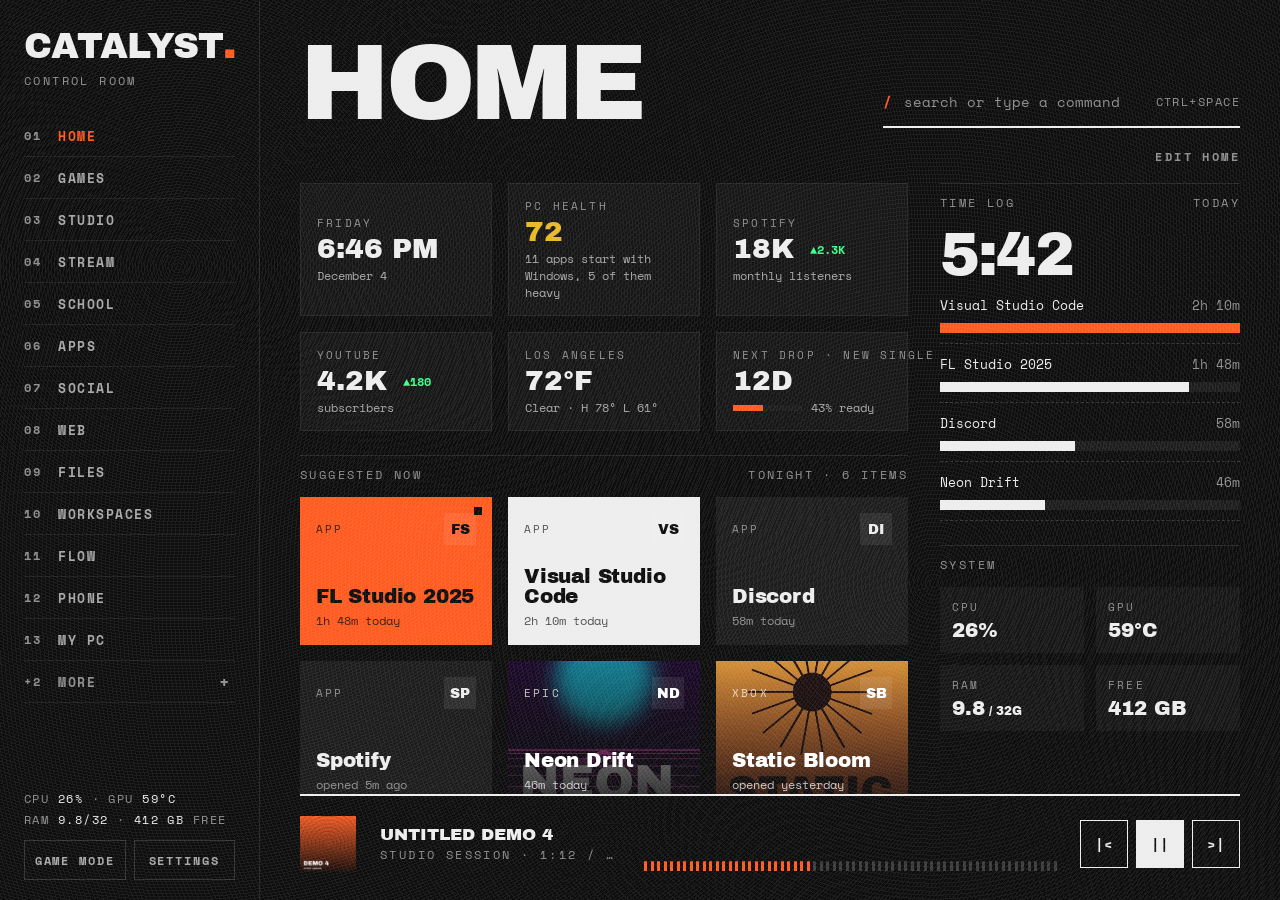
<file: demo/index.html>
<!doctype html>
<html lang="en">
<head>
<meta charset="utf-8">
<meta http-equiv="Content-Security-Policy" content="default-src 'self'; img-src 'self' data: file: https://avatars.steamstatic.com https://*.steamstatic.com; media-src 'self' file: blob: mediastream:; style-src 'self' 'unsafe-inline'; font-src 'self' data:; script-src 'self'; connect-src 'self' ws://127.0.0.1:* ws://localhost:*">
<title>Catalyst demo</title>
<link rel="stylesheet" href="styles.css">
<link rel="stylesheet" href="vibes.css">
<link rel="stylesheet" href="demo.css">
<meta name="robots" content="noindex">
</head>
<body>
<div id="fx" aria-hidden="true"></div>
<div id="grain" aria-hidden="true"></div>
<div id="fx-top" aria-hidden="true"></div>

<div id="titlebar">
  <button type="button" data-win="fullscreen" aria-label="Full screen" title="Full screen (F11)"><svg width="12" height="12" viewBox="0 0 12 12" fill="none" stroke="currentColor" stroke-width="1.4" aria-hidden="true"><path d="M1 4V1h3M11 4V1H8M1 8v3h3M11 8v3H8"/></svg></button>
  <button type="button" data-win="min" aria-label="Minimize"><svg width="12" height="12" viewBox="0 0 12 12" stroke="currentColor" stroke-width="1.4" aria-hidden="true"><path d="M1 6h10"/></svg></button>
  <button type="button" data-win="max" aria-label="Maximize"><svg width="12" height="12" viewBox="0 0 12 12" fill="none" stroke="currentColor" stroke-width="1.4" aria-hidden="true"><rect x="1.5" y="1.5" width="9" height="9"/></svg></button>
  <button type="button" data-win="close" class="close" aria-label="Close to tray"><svg width="12" height="12" viewBox="0 0 12 12" stroke="currentColor" stroke-width="1.4" aria-hidden="true"><path d="M1.5 1.5l9 9M10.5 1.5l-9 9"/></svg></button>
</div>

<div id="app">
  <nav id="nav" aria-label="Sections">
    <div class="logo">CATALYST<b>.</b></div>
    <div class="tagline">CONTROL ROOM</div>
    <div class="navlist" id="navlist"></div>
    <div class="navfoot">
      <div id="update-banner"></div>
      <div class="sys" id="navsys"></div>
      <div class="navrow">
        <button type="button" class="chip" id="btn-gamemode">GAME MODE</button>
        <button type="button" class="chip" id="btn-settings">SETTINGS</button>
      </div>
    </div>
  </nav>

  <main id="main">
    <header id="header">
      <h1 id="title">HOME</h1>
      <button type="button" class="search" id="open-search">
        <span class="slash">/</span><span class="ph">search or type a command</span><span class="kbd">CTRL+SPACE</span>
      </button>
    </header>
    <div id="content"></div>
    <footer id="player" aria-label="Now playing">
      <div class="art" id="np-art">C</div>
      <div class="meta"><div class="t" id="np-title">NOTHING PLAYING</div><div class="a" id="np-artist">PLAY SOMETHING</div><button type="button" class="np-switch" id="np-switch" hidden>2 PLAYING</button></div>
      <div id="wave" class="idle" aria-hidden="true"></div>
      <div class="ctrls">
        <button type="button" data-media="prev" aria-label="Previous track">|&lt;</button>
        <button type="button" data-media="toggle" class="main" aria-label="Play or pause" id="np-toggle">||</button>
        <button type="button" data-media="next" aria-label="Next track">&gt;|</button>
      </div>
    </footer>
  </main>
</div>

<div id="palette" role="dialog" aria-modal="true" aria-label="Command bar">
  <div class="pal">
    <label class="pal-in"><span class="slash">/</span><span class="sr">Search or command</span><input id="pal-input" type="text" autocomplete="off" spellcheck="false" placeholder="search, or try: close discord"></label>
    <div class="pal-res" id="pal-res" role="listbox"></div>
    <div class="pal-foot"><span>ENTER OPEN</span><span id="pal-hint" class="hint"></span><span>↑↓ MOVE</span><span>ESC CLOSE</span><span>CLOSE · OPEN · RESTART · G · YT · NOTE · FOCUS · 5 KM TO MI</span></div>
  </div>
</div>

<div id="menu" role="menu"></div>
<div id="modal"></div>
<div id="ws-run"></div>
<div id="toast" aria-live="polite"></div>
<div id="drop-overlay"><b>DROP IT.</b><span>FILES GO TO YOUR DROP ZONE FOLDERS</span></div>
<div id="tour" role="dialog" aria-modal="true" aria-label="Welcome tour"></div>

<div id="splash" aria-hidden="true">
  <h1>CATALYST<b>.</b></h1>
  <div class="log" id="splash-log"></div>
  <div>
    <div class="load"><i></i></div>
    <div class="foot" style="margin-top:10px"><span>CONTROL ROOM</span><span>LOADING<span class="blink">_</span></span></div>
  </div>
</div>

<script src="qr.js"></script>
<script src="mock.js"></script>
<script src="util.js"></script>
<script src="patch.js"></script>
<script src="commands.js"></script>
<script src="views.js"></script>
<script src="v5.js"></script>
<script src="v6.js"></script>
<script src="app.js"></script>
</body>
</html>
</file>
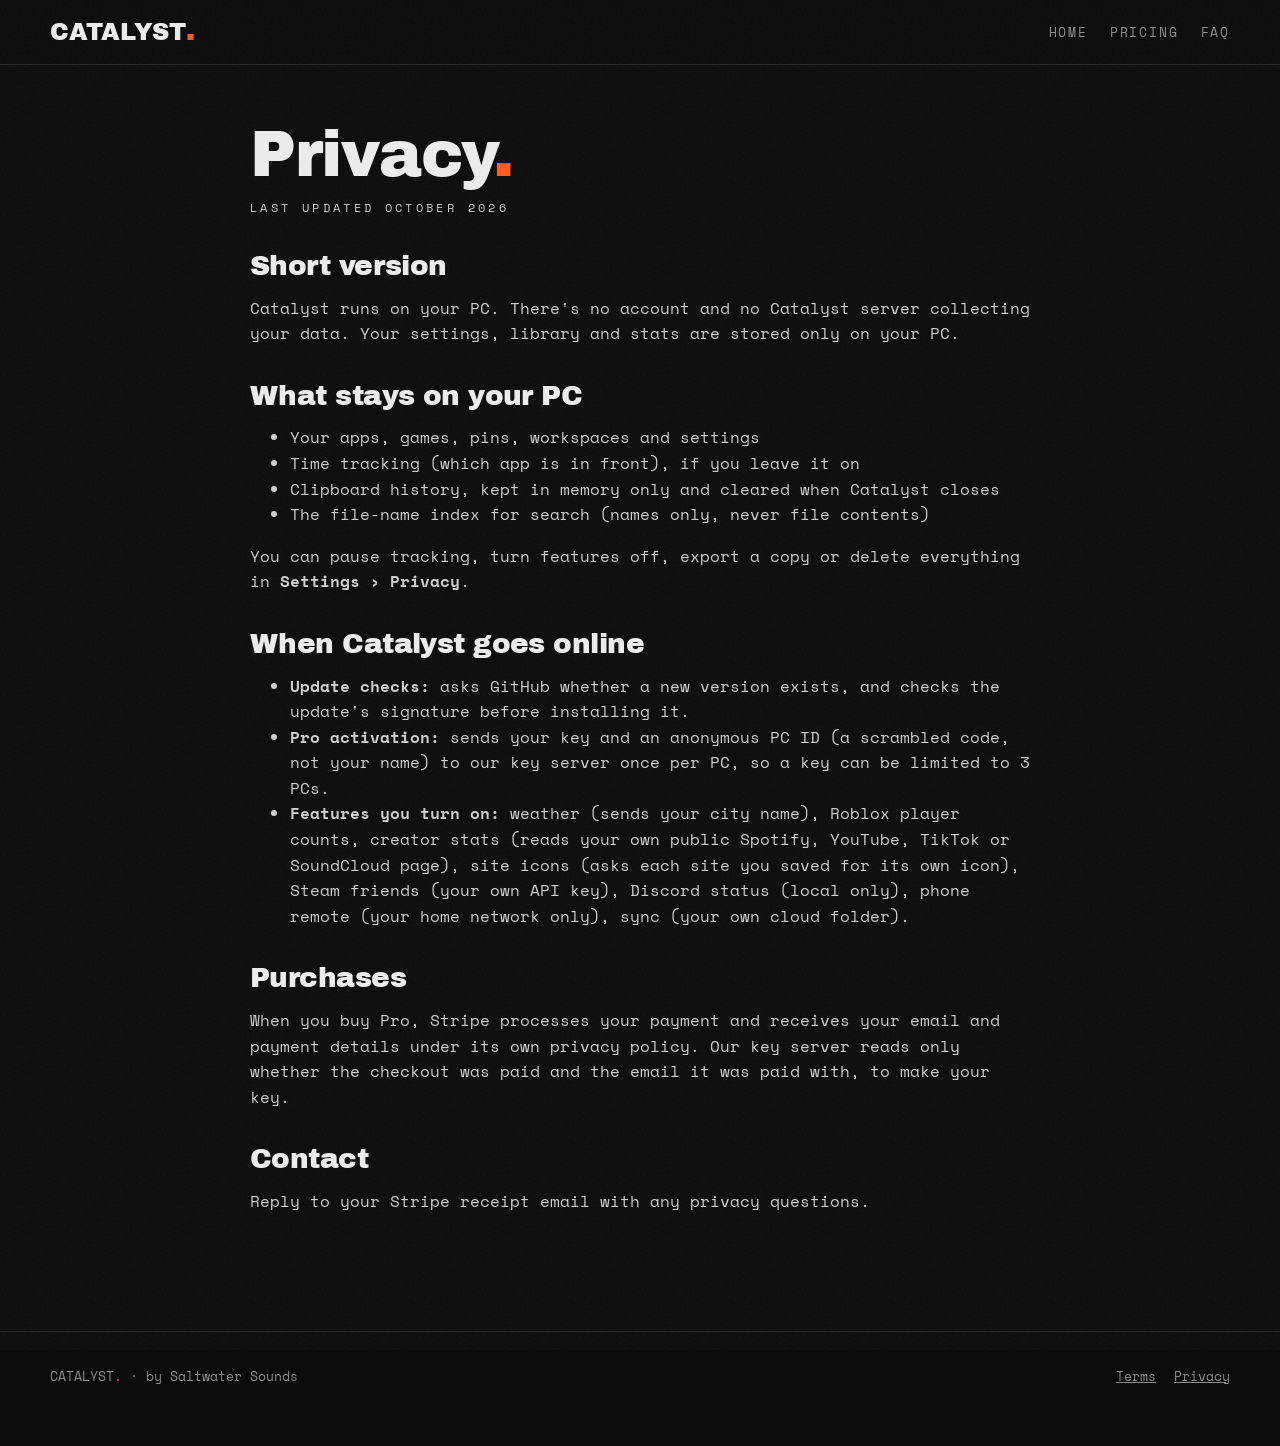
<file: privacy.html>
<!doctype html><html lang="en"><head><meta charset="utf-8"><meta name="viewport" content="width=device-width, initial-scale=1"><title>Privacy · Catalyst</title><link rel="icon" href="media/icon.png"><style>
@font-face { font-family: 'AB'; src: url('media/ArchivoBlack-Regular.ttf'); font-display: swap; }
@font-face { font-family: 'SM'; src: url('media/SpaceMono-Regular.ttf'); font-display: swap; }
@font-face { font-family: 'SM'; src: url('media/SpaceMono-Bold.ttf'); font-weight: 700; font-display: swap; }
:root { --bg: #0b0b0b; --bg2: #141414; --bg3: #1c1c1c; --fg: #ededed; --mute: #8d8d8d; --line: #262626; --acc: #ff5a1f; }
* { box-sizing: border-box; }
html { scroll-behavior: smooth; }
body { margin: 0; background: var(--bg); color: var(--fg); font: 16px/1.6 'SM', ui-monospace, Consolas, monospace; overflow-x: hidden; }
body::before { content: ''; position: fixed; inset: -50%; z-index: 100; pointer-events: none; opacity: .06; background-image: url("data:image/svg+xml,%3Csvg xmlns='http://www.w3.org/2000/svg' width='160' height='160'%3E%3Cfilter id='n'%3E%3CfeTurbulence type='fractalNoise' baseFrequency='.9' numOctaves='3'/%3E%3C/filter%3E%3Crect width='160' height='160' filter='url(%23n)'/%3E%3C/svg%3E"); animation: grain 1s steps(4) infinite; }
@keyframes grain { 0% { transform: translate(0,0) } 25% { transform: translate(-3%,2%) } 50% { transform: translate(2%,-3%) } 75% { transform: translate(-2%,-1%) } }
a { color: inherit; }
.wrap { width: min(1180px, 100% - 32px); margin: 0 auto; }
h1, h2, h3, .big { font-family: 'AB', 'Arial Black', sans-serif; font-weight: 400; letter-spacing: -.02em; line-height: .95; margin: 0; }
.k { font-size: 12px; letter-spacing: .28em; color: var(--mute); text-transform: uppercase; }
.acc { color: var(--acc); }

/* nav */
nav { position: sticky; top: 0; z-index: 50; background: rgba(11,11,11,.85); backdrop-filter: blur(10px); border-bottom: 1px solid var(--line); }
nav .wrap { display: flex; align-items: center; gap: 24px; height: 64px; }
.logo { font-family: 'AB'; font-size: 24px; text-decoration: none; }
.logo b { color: var(--acc); }
nav .links { display: flex; gap: 22px; margin-left: auto; font-size: 13px; letter-spacing: .14em; }
nav .links a { text-decoration: none; color: var(--mute); }
nav .links a:hover { color: var(--fg); }

/* buttons */
.btn { display: inline-flex; align-items: center; gap: 10px; padding: 16px 22px; border: 2px solid var(--fg); background: var(--fg); color: var(--bg); font: 700 14px 'SM', monospace; letter-spacing: .16em; text-decoration: none; text-transform: uppercase; transition: transform .15s, box-shadow .15s; cursor: pointer; }
.btn:hover, .btn:focus-visible { transform: translate(-3px,-3px); box-shadow: 6px 6px 0 var(--acc); }
.btn.acc { background: var(--acc); border-color: var(--acc); color: #0b0b0b; }
.btn.acc:hover { box-shadow: 6px 6px 0 var(--fg); }
.btn.ghost { background: transparent; color: var(--fg); }
.btn small { font-weight: 400; letter-spacing: .08em; opacity: .7; }

/* hero */
.hero { padding: 72px 0 40px; }
.hero .wrap { display: grid; grid-template-columns: 1.25fr .75fr; gap: 56px; align-items: center; }
.hero h1 { font-size: clamp(64px, 10vw, 150px); }
.hero h1 b { color: var(--acc); }
.hero p.lead { font-size: 18px; max-width: 560px; color: #cfcfcf; margin: 26px 0 30px; }
.hero .cta { display: flex; gap: 14px; flex-wrap: wrap; }
.hero .meta { margin-top: 18px; font-size: 13px; color: var(--mute); }
.phone { position: relative; justify-self: center; width: min(340px, 100%); aspect-ratio: 9/16; border: 2px solid var(--fg); box-shadow: 12px 12px 0 var(--acc); background: #000; }
.phone video { width: 100%; height: 100%; object-fit: cover; display: block; }
.phone button { position: absolute; right: 10px; bottom: 10px; border: 0; background: rgba(0,0,0,.7); color: #fff; font: 700 11px 'SM'; letter-spacing: .14em; padding: 8px 10px; cursor: pointer; }

/* marquee */
.marq { border-block: 1px solid var(--line); overflow: hidden; white-space: nowrap; padding: 16px 0; margin-top: 30px; }
.marq div { display: inline-block; animation: marq 40s linear infinite; font-family: 'AB'; font-size: 28px; color: var(--mute); }
.marq span { margin-right: 40px; } .marq span:nth-child(3n) { color: var(--acc); }
@keyframes marq { to { transform: translateX(-50%); } }

/* sections */
section { padding: 96px 0; }
.head { display: flex; justify-content: space-between; align-items: end; gap: 20px; margin-bottom: 40px; flex-wrap: wrap; }
.head h2 { font-size: clamp(44px, 6vw, 84px); }
.head p { max-width: 420px; color: #bdbdbd; margin: 0; }
.feat { display: grid; grid-template-columns: 1fr 1fr; gap: 40px; align-items: center; padding: 48px 0; border-top: 1px solid var(--line); }
.feat:nth-of-type(even) .shot { order: -1; }
.feat h3 { font-size: clamp(32px, 4vw, 52px); margin: 10px 0 16px; }
.feat p { color: #c9c9c9; margin: 0 0 14px; }
.feat ul { margin: 0; padding: 0; list-style: none; font-size: 14px; color: #bdbdbd; }
.feat li { padding: 8px 0; border-bottom: 1px solid var(--line); }
.feat li::before { content: '→ '; color: var(--acc); }
.shot { border: 2px solid var(--fg); box-shadow: 10px 10px 0 var(--acc); background: #000; }
.shot img { display: block; width: 100%; height: auto; }
.tag { display: inline-block; font: 700 10px 'SM'; letter-spacing: .16em; padding: 3px 7px; background: var(--acc); color: #0b0b0b; vertical-align: middle; }

/* vibes */
.vibes { display: grid; grid-template-columns: repeat(2, 1fr); gap: 20px; }
.vibes figure { margin: 0; border: 1px solid var(--line); background: var(--bg2); }
.vibes img { display: block; width: 100%; height: auto; }
.vibes figcaption { display: flex; justify-content: space-between; padding: 12px 14px; font-size: 13px; letter-spacing: .14em; }

/* also */
.also { display: grid; grid-template-columns: repeat(4, 1fr); gap: 1px; background: var(--line); border: 1px solid var(--line); }
.also div { background: var(--bg); padding: 22px; }
.also b { display: block; font-family: 'AB'; font-weight: 400; font-size: 20px; margin-bottom: 6px; }
.also span { font-size: 13px; color: #a9a9a9; }

/* pricing */
.price { display: grid; grid-template-columns: 1fr 1fr; gap: 24px; }
.plan { border: 2px solid var(--line); padding: 32px; background: var(--bg2); display: flex; flex-direction: column; gap: 18px; }
.plan.pro { border-color: var(--acc); box-shadow: 12px 12px 0 var(--acc); }
.plan .big { font-size: 64px; }
.plan .big small { font: 400 14px 'SM'; color: var(--mute); letter-spacing: .1em; }
.plan ul { list-style: none; padding: 0; margin: 0; font-size: 14px; }
.plan li { padding: 7px 0; border-bottom: 1px solid var(--line); }
.plan li::before { content: '✓  '; color: var(--acc); }
.plan .btn { align-self: flex-start; margin-top: auto; }

/* faq */
details { border-top: 1px solid var(--line); padding: 20px 0; }
details:last-of-type { border-bottom: 1px solid var(--line); }
summary { cursor: pointer; font-family: 'AB'; font-size: 22px; list-style: none; display: flex; justify-content: space-between; gap: 20px; }
summary::after { content: '+'; color: var(--acc); }
details[open] summary::after { content: '–'; }
details p { color: #c4c4c4; margin: 12px 0 0; max-width: 820px; }
code { background: var(--bg3); padding: 2px 6px; }

/* final cta + footer */
.final { text-align: center; }
.final h2 { font-size: clamp(56px, 9vw, 130px); }
.final .cta { display: flex; gap: 14px; justify-content: center; flex-wrap: wrap; margin-top: 34px; }
footer { border-top: 1px solid var(--line); padding: 34px 0 60px; font-size: 13px; color: var(--mute); }
footer .wrap { display: flex; justify-content: space-between; gap: 20px; flex-wrap: wrap; }
footer a { color: var(--mute); margin-left: 18px; }

@media (max-width: 860px) {
  nav .links { display: none; }
  .hero .wrap, .feat, .price { grid-template-columns: 1fr; }
  .feat:nth-of-type(even) .shot { order: 0; }
  .vibes { grid-template-columns: 1fr; }
  .also { grid-template-columns: 1fr 1fr; }
  section { padding: 64px 0; }
}
@media (prefers-reduced-motion: reduce) { * { animation: none !important; transition: none !important; } }
</style>
<style>.doc{max-width:780px;padding:60px 0 100px}.doc h1{font-size:64px;margin-bottom:10px}.doc h2{font-size:28px;margin:36px 0 8px}.doc p,.doc li{color:#cfcfcf}</style></head><body>
<nav><div class="wrap"><a class="logo" href="./">CATALYST<b>.</b></a><div class="links"><a href="./">HOME</a><a href="./#pricing">PRICING</a><a href="./#faq">FAQ</a></div></div></nav>
<main class="wrap doc"><h1>Privacy<span class="acc">.</span></h1><p class="k">Last updated October 2026</p>
<h2>Short version</h2><p>Catalyst runs on your PC. There's no account and no Catalyst server collecting your data. Your settings, library and stats are stored only on your PC.</p>
<h2>What stays on your PC</h2><ul><li>Your apps, games, pins, workspaces and settings</li><li>Time tracking (which app is in front), if you leave it on</li><li>Clipboard history, kept in memory only and cleared when Catalyst closes</li><li>The file-name index for search (names only, never file contents)</li></ul><p>You can pause tracking, turn features off, export a copy or delete everything in <b>Settings › Privacy</b>.</p>
<h2>When Catalyst goes online</h2><ul><li><b>Update checks:</b> asks GitHub whether a new version exists, and checks the update's signature before installing it.</li><li><b>Pro activation:</b> sends your key and an anonymous PC ID (a scrambled code, not your name) to our key server once per PC, so a key can be limited to 3 PCs.</li><li><b>Features you turn on:</b> weather (sends your city name), Roblox player counts, creator stats (reads your own public Spotify, YouTube, TikTok or SoundCloud page), site icons (asks each site you saved for its own icon), Steam friends (your own API key), Discord status (local only), phone remote (your home network only), sync (your own cloud folder).</li></ul>
<h2>Purchases</h2><p>When you buy Pro, Stripe processes your payment and receives your email and payment details under its own privacy policy. Our key server reads only whether the checkout was paid and the email it was paid with, to make your key.</p>
<h2>Contact</h2><p>Reply to your Stripe receipt email with any privacy questions.</p></main>
<footer><div class="wrap"><span>CATALYST<span class="acc">.</span> · by Saltwater Sounds</span><span><a href="terms.html">Terms</a><a href="privacy.html">Privacy</a></span></div></footer></body></html>
</file>
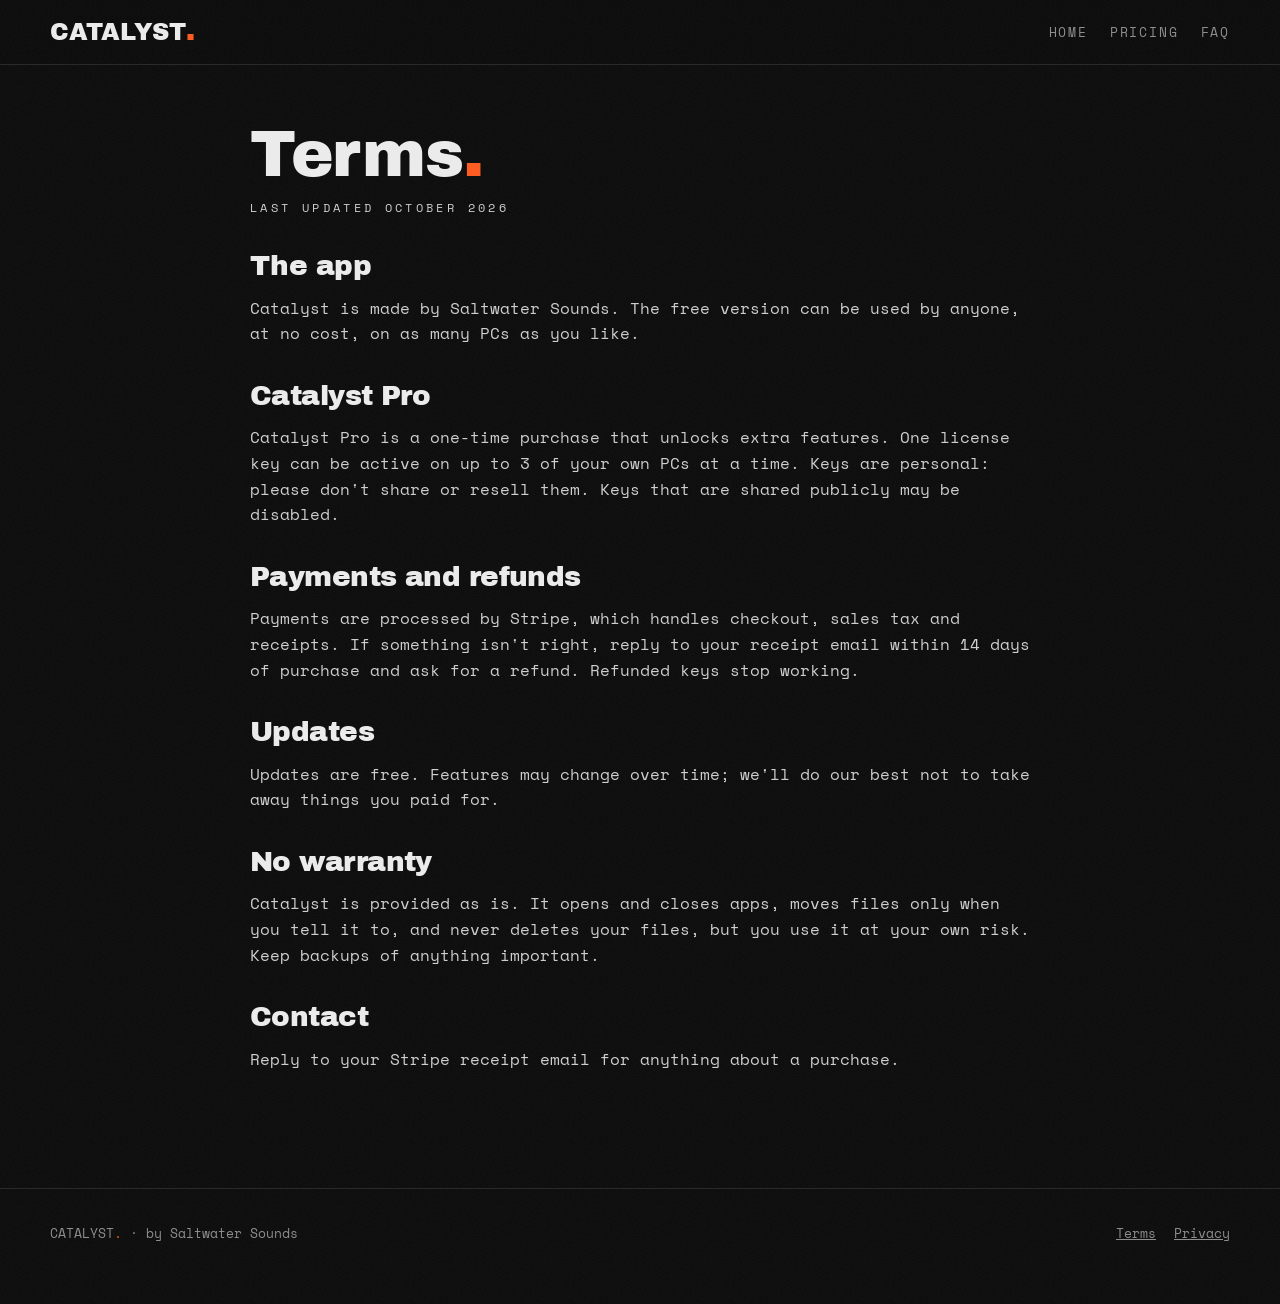
<file: terms.html>
<!doctype html><html lang="en"><head><meta charset="utf-8"><meta name="viewport" content="width=device-width, initial-scale=1"><title>Terms · Catalyst</title><link rel="icon" href="media/icon.png"><style>
@font-face { font-family: 'AB'; src: url('media/ArchivoBlack-Regular.ttf'); font-display: swap; }
@font-face { font-family: 'SM'; src: url('media/SpaceMono-Regular.ttf'); font-display: swap; }
@font-face { font-family: 'SM'; src: url('media/SpaceMono-Bold.ttf'); font-weight: 700; font-display: swap; }
:root { --bg: #0b0b0b; --bg2: #141414; --bg3: #1c1c1c; --fg: #ededed; --mute: #8d8d8d; --line: #262626; --acc: #ff5a1f; }
* { box-sizing: border-box; }
html { scroll-behavior: smooth; }
body { margin: 0; background: var(--bg); color: var(--fg); font: 16px/1.6 'SM', ui-monospace, Consolas, monospace; overflow-x: hidden; }
body::before { content: ''; position: fixed; inset: -50%; z-index: 100; pointer-events: none; opacity: .06; background-image: url("data:image/svg+xml,%3Csvg xmlns='http://www.w3.org/2000/svg' width='160' height='160'%3E%3Cfilter id='n'%3E%3CfeTurbulence type='fractalNoise' baseFrequency='.9' numOctaves='3'/%3E%3C/filter%3E%3Crect width='160' height='160' filter='url(%23n)'/%3E%3C/svg%3E"); animation: grain 1s steps(4) infinite; }
@keyframes grain { 0% { transform: translate(0,0) } 25% { transform: translate(-3%,2%) } 50% { transform: translate(2%,-3%) } 75% { transform: translate(-2%,-1%) } }
a { color: inherit; }
.wrap { width: min(1180px, 100% - 32px); margin: 0 auto; }
h1, h2, h3, .big { font-family: 'AB', 'Arial Black', sans-serif; font-weight: 400; letter-spacing: -.02em; line-height: .95; margin: 0; }
.k { font-size: 12px; letter-spacing: .28em; color: var(--mute); text-transform: uppercase; }
.acc { color: var(--acc); }

/* nav */
nav { position: sticky; top: 0; z-index: 50; background: rgba(11,11,11,.85); backdrop-filter: blur(10px); border-bottom: 1px solid var(--line); }
nav .wrap { display: flex; align-items: center; gap: 24px; height: 64px; }
.logo { font-family: 'AB'; font-size: 24px; text-decoration: none; }
.logo b { color: var(--acc); }
nav .links { display: flex; gap: 22px; margin-left: auto; font-size: 13px; letter-spacing: .14em; }
nav .links a { text-decoration: none; color: var(--mute); }
nav .links a:hover { color: var(--fg); }

/* buttons */
.btn { display: inline-flex; align-items: center; gap: 10px; padding: 16px 22px; border: 2px solid var(--fg); background: var(--fg); color: var(--bg); font: 700 14px 'SM', monospace; letter-spacing: .16em; text-decoration: none; text-transform: uppercase; transition: transform .15s, box-shadow .15s; cursor: pointer; }
.btn:hover, .btn:focus-visible { transform: translate(-3px,-3px); box-shadow: 6px 6px 0 var(--acc); }
.btn.acc { background: var(--acc); border-color: var(--acc); color: #0b0b0b; }
.btn.acc:hover { box-shadow: 6px 6px 0 var(--fg); }
.btn.ghost { background: transparent; color: var(--fg); }
.btn small { font-weight: 400; letter-spacing: .08em; opacity: .7; }

/* hero */
.hero { padding: 72px 0 40px; }
.hero .wrap { display: grid; grid-template-columns: 1.25fr .75fr; gap: 56px; align-items: center; }
.hero h1 { font-size: clamp(64px, 10vw, 150px); }
.hero h1 b { color: var(--acc); }
.hero p.lead { font-size: 18px; max-width: 560px; color: #cfcfcf; margin: 26px 0 30px; }
.hero .cta { display: flex; gap: 14px; flex-wrap: wrap; }
.hero .meta { margin-top: 18px; font-size: 13px; color: var(--mute); }
.phone { position: relative; justify-self: center; width: min(340px, 100%); aspect-ratio: 9/16; border: 2px solid var(--fg); box-shadow: 12px 12px 0 var(--acc); background: #000; }
.phone video { width: 100%; height: 100%; object-fit: cover; display: block; }
.phone button { position: absolute; right: 10px; bottom: 10px; border: 0; background: rgba(0,0,0,.7); color: #fff; font: 700 11px 'SM'; letter-spacing: .14em; padding: 8px 10px; cursor: pointer; }

/* marquee */
.marq { border-block: 1px solid var(--line); overflow: hidden; white-space: nowrap; padding: 16px 0; margin-top: 30px; }
.marq div { display: inline-block; animation: marq 40s linear infinite; font-family: 'AB'; font-size: 28px; color: var(--mute); }
.marq span { margin-right: 40px; } .marq span:nth-child(3n) { color: var(--acc); }
@keyframes marq { to { transform: translateX(-50%); } }

/* sections */
section { padding: 96px 0; }
.head { display: flex; justify-content: space-between; align-items: end; gap: 20px; margin-bottom: 40px; flex-wrap: wrap; }
.head h2 { font-size: clamp(44px, 6vw, 84px); }
.head p { max-width: 420px; color: #bdbdbd; margin: 0; }
.feat { display: grid; grid-template-columns: 1fr 1fr; gap: 40px; align-items: center; padding: 48px 0; border-top: 1px solid var(--line); }
.feat:nth-of-type(even) .shot { order: -1; }
.feat h3 { font-size: clamp(32px, 4vw, 52px); margin: 10px 0 16px; }
.feat p { color: #c9c9c9; margin: 0 0 14px; }
.feat ul { margin: 0; padding: 0; list-style: none; font-size: 14px; color: #bdbdbd; }
.feat li { padding: 8px 0; border-bottom: 1px solid var(--line); }
.feat li::before { content: '→ '; color: var(--acc); }
.shot { border: 2px solid var(--fg); box-shadow: 10px 10px 0 var(--acc); background: #000; }
.shot img { display: block; width: 100%; height: auto; }
.tag { display: inline-block; font: 700 10px 'SM'; letter-spacing: .16em; padding: 3px 7px; background: var(--acc); color: #0b0b0b; vertical-align: middle; }

/* vibes */
.vibes { display: grid; grid-template-columns: repeat(2, 1fr); gap: 20px; }
.vibes figure { margin: 0; border: 1px solid var(--line); background: var(--bg2); }
.vibes img { display: block; width: 100%; height: auto; }
.vibes figcaption { display: flex; justify-content: space-between; padding: 12px 14px; font-size: 13px; letter-spacing: .14em; }

/* also */
.also { display: grid; grid-template-columns: repeat(4, 1fr); gap: 1px; background: var(--line); border: 1px solid var(--line); }
.also div { background: var(--bg); padding: 22px; }
.also b { display: block; font-family: 'AB'; font-weight: 400; font-size: 20px; margin-bottom: 6px; }
.also span { font-size: 13px; color: #a9a9a9; }

/* pricing */
.price { display: grid; grid-template-columns: 1fr 1fr; gap: 24px; }
.plan { border: 2px solid var(--line); padding: 32px; background: var(--bg2); display: flex; flex-direction: column; gap: 18px; }
.plan.pro { border-color: var(--acc); box-shadow: 12px 12px 0 var(--acc); }
.plan .big { font-size: 64px; }
.plan .big small { font: 400 14px 'SM'; color: var(--mute); letter-spacing: .1em; }
.plan ul { list-style: none; padding: 0; margin: 0; font-size: 14px; }
.plan li { padding: 7px 0; border-bottom: 1px solid var(--line); }
.plan li::before { content: '✓  '; color: var(--acc); }
.plan .btn { align-self: flex-start; margin-top: auto; }

/* faq */
details { border-top: 1px solid var(--line); padding: 20px 0; }
details:last-of-type { border-bottom: 1px solid var(--line); }
summary { cursor: pointer; font-family: 'AB'; font-size: 22px; list-style: none; display: flex; justify-content: space-between; gap: 20px; }
summary::after { content: '+'; color: var(--acc); }
details[open] summary::after { content: '–'; }
details p { color: #c4c4c4; margin: 12px 0 0; max-width: 820px; }
code { background: var(--bg3); padding: 2px 6px; }

/* final cta + footer */
.final { text-align: center; }
.final h2 { font-size: clamp(56px, 9vw, 130px); }
.final .cta { display: flex; gap: 14px; justify-content: center; flex-wrap: wrap; margin-top: 34px; }
footer { border-top: 1px solid var(--line); padding: 34px 0 60px; font-size: 13px; color: var(--mute); }
footer .wrap { display: flex; justify-content: space-between; gap: 20px; flex-wrap: wrap; }
footer a { color: var(--mute); margin-left: 18px; }

@media (max-width: 860px) {
  nav .links { display: none; }
  .hero .wrap, .feat, .price { grid-template-columns: 1fr; }
  .feat:nth-of-type(even) .shot { order: 0; }
  .vibes { grid-template-columns: 1fr; }
  .also { grid-template-columns: 1fr 1fr; }
  section { padding: 64px 0; }
}
@media (prefers-reduced-motion: reduce) { * { animation: none !important; transition: none !important; } }
</style>
<style>.doc{max-width:780px;padding:60px 0 100px}.doc h1{font-size:64px;margin-bottom:10px}.doc h2{font-size:28px;margin:36px 0 8px}.doc p,.doc li{color:#cfcfcf}</style></head><body>
<nav><div class="wrap"><a class="logo" href="./">CATALYST<b>.</b></a><div class="links"><a href="./">HOME</a><a href="./#pricing">PRICING</a><a href="./#faq">FAQ</a></div></div></nav>
<main class="wrap doc"><h1>Terms<span class="acc">.</span></h1><p class="k">Last updated October 2026</p>
<h2>The app</h2><p>Catalyst is made by Saltwater Sounds. The free version can be used by anyone, at no cost, on as many PCs as you like.</p>
<h2>Catalyst Pro</h2><p>Catalyst Pro is a one-time purchase that unlocks extra features. One license key can be active on up to 3 of your own PCs at a time. Keys are personal: please don't share or resell them. Keys that are shared publicly may be disabled.</p>
<h2>Payments and refunds</h2><p>Payments are processed by Stripe, which handles checkout, sales tax and receipts. If something isn't right, reply to your receipt email within 14 days of purchase and ask for a refund. Refunded keys stop working.</p>
<h2>Updates</h2><p>Updates are free. Features may change over time; we'll do our best not to take away things you paid for.</p>
<h2>No warranty</h2><p>Catalyst is provided as is. It opens and closes apps, moves files only when you tell it to, and never deletes your files, but you use it at your own risk. Keep backups of anything important.</p>
<h2>Contact</h2><p>Reply to your Stripe receipt email for anything about a purchase.</p></main>
<footer><div class="wrap"><span>CATALYST<span class="acc">.</span> · by Saltwater Sounds</span><span><a href="terms.html">Terms</a><a href="privacy.html">Privacy</a></span></div></footer></body></html>
</file>
<file: demo/styles.css>
/* Catalyst — Studio / Underground Vibe.
   Every Vibe only overrides the variables in :root. */
@font-face { font-family: 'Archivo Black'; src: url('../media/ArchivoBlack-Regular.ttf') format('truetype'); font-display: swap; }
@font-face { font-family: 'Space Mono'; src: url('../media/SpaceMono-Regular.ttf') format('truetype'); font-weight: 400; font-display: swap; }
@font-face { font-family: 'Space Mono'; src: url('../media/SpaceMono-Bold.ttf') format('truetype'); font-weight: 700; font-display: swap; }

:root {
  --bg: #0d0d0d;
  --bg-2: #161616;
  --bg-3: #1c1c1c;
  --fg: #ededed;
  --fg-2: #a8a8a8;
  --mute: #8f8f8f;
  --line: #262626;
  --line-2: #333333;
  --accent: #ff5a1f;
  --on-accent: #0d0d0d;
  --display: 'Archivo Black', 'Arial Black', Impact, sans-serif;
  --mono: 'Space Mono', Consolas, 'Courier New', monospace;
  --grain: .07;
  --speed: 1;
  --beat: 0;
  --radius: 0px;
  --nav-w: 260px;
  /* type scale (0.7): 8 sizes, nothing smaller than 11px */
  --fs-xs: 11px;
  --fs-sm: 12px;
  --fs-md: 13px;
  --fs-base: 14px;
  --fs-lg: 17px;
  --fs-h3: 20px;
  --fs-h2: 28px;
  --fs-h1: 36px;
}

* { box-sizing: border-box; }
html, body { margin: 0; height: 100%; background: var(--bg); color: var(--fg); font-family: var(--mono); font-size: var(--fs-base); overflow: hidden; user-select: none; }
button, input, textarea, select { font: inherit; color: inherit; }
button { cursor: pointer; }
input, textarea { user-select: text; }
::selection { background: var(--accent); color: var(--on-accent); }
::-webkit-scrollbar { width: 10px; height: 10px; }
::-webkit-scrollbar-thumb { background: var(--line-2); }
::-webkit-scrollbar-track { background: transparent; }
:focus-visible { outline: 2px solid var(--accent); outline-offset: 2px; }
.sr { position: absolute; width: 1px; height: 1px; overflow: hidden; clip: rect(0 0 0 0); white-space: nowrap; }

/* ---------- motion ---------- */
@keyframes grain { 0% { transform: translate(0,0) } 25% { transform: translate(-3%,2%) } 50% { transform: translate(2%,-3%) } 75% { transform: translate(-2%,-1%) } 100% { transform: translate(0,0) } }
@keyframes wipe { from { clip-path: inset(0 100% 0 0) } to { clip-path: inset(0 0 0 0) } }
@keyframes rise { from { opacity: 0; transform: translateY(14px) } to { opacity: 1; transform: none } }
@keyframes slide { from { opacity: 0; transform: translateX(-12px) } to { opacity: 1; transform: none } }
@keyframes grow { from { transform: scaleY(0) } to { transform: scaleY(1) } }
@keyframes growx { from { transform: scaleX(0) } to { transform: scaleX(1) } }
@keyframes slam { 0% { transform: scale(3.2); opacity: 0; filter: blur(14px) } 55% { transform: scale(.94); opacity: 1; filter: blur(0) } 70% { transform: scale(1.03) } 100% { transform: scale(1) } }
@keyframes shake { 0%,100% { transform: translate(0,0) } 20% { transform: translate(-6px,4px) } 40% { transform: translate(5px,-3px) } 60% { transform: translate(-3px,-2px) } 80% { transform: translate(2px,3px) } }
@keyframes type { from { width: 0 } to { width: 100% } }
@keyframes fill { from { width: 0 } to { width: 100% } }
@keyframes blink { 0%,100% { opacity: .2 } 50% { opacity: 1 } }
@keyframes toast { 0% { transform: translateY(20px); opacity: 0 } 12%, 85% { transform: none; opacity: 1 } 100% { transform: translateY(10px); opacity: 0 } }
@keyframes idlewave { 0%,100% { transform: scaleY(.35) } 50% { transform: scaleY(1) } }

.anim-off * { animation: none !important; transition: none !important; }

/* ---------- grain + app frame ---------- */
#grain { position: fixed; inset: -60px; pointer-events: none; z-index: 50; opacity: calc(var(--grain) + var(--beat) * .05);
  background-image: repeating-radial-gradient(circle at 17% 32%, #fff 0 1px, transparent 1px 3px), repeating-radial-gradient(circle at 71% 63%, #fff 0 1px, transparent 1px 4px);
  animation: grain calc(.9s / var(--speed)) steps(2) infinite; }

#app { position: relative; display: flex; height: 100vh; }

/* title bar */
#titlebar { position: fixed; top: 0; left: var(--nav-w); right: 0; height: 32px; display: flex; justify-content: flex-end; -webkit-app-region: drag; z-index: 40; }
#titlebar button { -webkit-app-region: no-drag; width: 46px; height: 32px; border: 0; background: transparent; color: var(--mute); display: flex; align-items: center; justify-content: center; }
#titlebar button:hover { background: var(--bg-3); color: var(--fg); }
#titlebar button.close:hover { background: #c42b1c; color: #fff; }

/* ---------- nav ---------- */
#nav { position: relative; z-index: 2; width: var(--nav-w); flex: none; padding: 28px 24px 20px; display: flex; flex-direction: column; border-right: 1px solid var(--line); -webkit-app-region: drag; }
#nav > * { -webkit-app-region: no-drag; }
.logo { font-family: var(--display); font-size: var(--fs-h1); line-height: 1; letter-spacing: -.02em; -webkit-app-region: drag; }
.logo b { color: var(--accent); display: inline-block; transform: scale(calc(1 + var(--beat) * .6)); transform-origin: 50% 80%; }
.tagline { font-size: var(--fs-sm); color: var(--mute); margin: 8px 0 26px; letter-spacing: .2em; }
.navlist { display: flex; flex-direction: column; overflow-y: auto; margin: 0 -6px; padding: 0 6px; }
.navbtn { display: flex; align-items: center; gap: 8px; min-height: 42px; padding: 0; border: 0; border-bottom: 1px solid #1f1f1f; background: transparent; color: var(--fg-2); font-weight: 700; font-size: var(--fs-md); letter-spacing: .12em; text-align: left; transition: padding .25s ease, color .2s ease; }
.navbtn:hover { padding-left: 12px; color: #fff; }
.navbtn.on { color: var(--accent); }
.navbtn .num { color: var(--mute); font-size: var(--fs-sm); width: 26px; flex: none; }
.navbtn.drop-target { background: var(--bg-3); }
.navfoot { margin-top: auto; padding-top: 16px; display: flex; flex-direction: column; gap: 12px; }
.navfoot .sys { display: flex; flex-direction: column; gap: 4px; font-size: var(--fs-sm); color: var(--mute); letter-spacing: .12em; }
.navfoot .sys span b { color: var(--fg); font-weight: 400; }
.navrow { display: flex; gap: 8px; }
.chip { flex: 1; min-height: 40px; border: 1px solid var(--line-2); background: transparent; color: var(--fg-2); font-size: var(--fs-sm); font-weight: 700; letter-spacing: .16em; }
.chip:hover { border-color: var(--fg); color: var(--fg); }
.chip.on { background: var(--accent); border-color: var(--accent); color: var(--on-accent); }

/* ---------- main ---------- */
#main { position: relative; z-index: 1; flex: 1; min-width: 0; display: flex; flex-direction: column; padding: 40px 40px 0; }
#header { display: flex; align-items: flex-end; justify-content: space-between; gap: 24px; flex: none; }
#title { margin: 0; font-family: var(--display); font-weight: 400; font-size: clamp(64px, 8.4vw, 120px); line-height: .82; letter-spacing: -.04em; white-space: nowrap; overflow: hidden; text-overflow: clip; max-width: 62%;
  animation: wipe calc(.7s / var(--speed)) cubic-bezier(.7,0,.2,1) both; transform: scale(calc(1 + var(--beat) * .02)); transform-origin: 0 100%; }
.search { width: min(460px, 38%); display: flex; align-items: center; gap: 12px; height: 52px; border: 0; border-bottom: 2px solid var(--fg); background: transparent; color: var(--mute); text-align: left; padding: 0; }
.search .slash { font-weight: 700; color: var(--accent); }
.search .ph { flex: 1; font-size: var(--fs-base); }
.kbd { font-size: var(--fs-sm); letter-spacing: .12em; color: var(--mute); }
#content { flex: 1; min-height: 0; overflow-y: auto; padding: 30px 4px 24px 0; margin-right: -4px; }
#content.enter > * { animation: rise calc(.45s / var(--speed)) ease both; }

.row-label { display: flex; justify-content: space-between; align-items: center; gap: 12px; font-size: var(--fs-sm); letter-spacing: .2em; color: var(--mute); border-top: 1px solid var(--line); padding-top: 10px; margin-bottom: 14px; }
.row-label .act { border: 0; background: transparent; color: var(--fg-2); font-size: var(--fs-sm); letter-spacing: .2em; font-weight: 700; padding: 6px 0; }
.row-label .act:hover { color: var(--accent); }
.stack { display: flex; flex-direction: column; gap: 24px; }
.split { display: flex; gap: 32px; align-items: flex-start; }
.split > .grow { flex: 1; min-width: 0; display: flex; flex-direction: column; gap: 24px; }
.split > aside { width: 300px; flex: none; display: flex; flex-direction: column; gap: 24px; }
.empty { color: var(--mute); font-size: var(--fs-sm); letter-spacing: .12em; padding: 18px 0; line-height: 1.7; }
.empty b { color: var(--fg); font-weight: 700; }

/* ---------- tiles ---------- */
.grid { display: grid; grid-template-columns: repeat(auto-fill, minmax(180px, 1fr)); gap: 16px; }
.grid.big { grid-template-columns: repeat(3, minmax(0, 1fr)); }
.tile { position: relative; display: flex; flex-direction: column; justify-content: space-between; align-items: flex-start; min-height: 148px; padding: 16px; border: 0; background: var(--bg-3); color: var(--fg); text-align: left; overflow: hidden; border-radius: var(--radius);
  transition: transform .25s ease, box-shadow .25s ease; animation: rise calc(.5s / var(--speed)) ease both; }
.tile:hover, .tile.gp-focus { transform: translate(-4px,-4px); box-shadow: 6px 6px 0 var(--accent); }
.tile.hero { background: var(--accent); color: var(--on-accent); }
.tile.hero .meta, .tile.hero .kind { color: var(--on-accent); opacity: .8; }
.tile.light { background: var(--fg); color: var(--bg); }
.tile.light .meta, .tile.light .kind { color: var(--bg); opacity: .7; }
.tile .top { display: flex; justify-content: space-between; align-items: center; width: 100%; gap: 8px; }
.tile .kind { font-size: var(--fs-xs); letter-spacing: .2em; color: var(--mute); white-space: nowrap; overflow: hidden; text-overflow: ellipsis; }
.tile .ico { width: 32px; height: 32px; flex: none; image-rendering: auto; }
.tile .initials { width: 32px; height: 32px; display: flex; align-items: center; justify-content: center; font-family: var(--display); font-size: var(--fs-base); background: rgba(255,255,255,.08); }
.tile .name { font-family: var(--display); font-size: var(--fs-h3); line-height: 1; letter-spacing: -.01em; word-break: break-word; display: -webkit-box; -webkit-line-clamp: 2; -webkit-box-orient: vertical; overflow: hidden; margin-top: 18px; }
.tile .meta { font-size: var(--fs-sm); color: var(--mute); margin-top: 6px; white-space: nowrap; overflow: hidden; text-overflow: ellipsis; max-width: 100%; }
.tile .pin { position: absolute; top: 10px; right: 10px; width: 8px; height: 8px; background: var(--accent); }
.tile.hero .pin { background: var(--on-accent); }

.cover { display: flex; flex-direction: column; padding: 0; border: 0; background: transparent; color: var(--fg); text-align: left; transition: transform .25s ease, box-shadow .25s ease; animation: rise calc(.5s / var(--speed)) ease both; }
.cover:hover, .cover.gp-focus { transform: translate(-4px,-4px); box-shadow: 6px 6px 0 var(--accent); }
.cover .art { position: relative; aspect-ratio: 2 / 3; width: 100%; display: flex; align-items: flex-end; padding: 12px; background: repeating-linear-gradient(135deg, #222 0 12px, #181818 12px 24px); background-size: cover; background-position: center; font-family: var(--display); font-size: var(--fs-h3); line-height: 1; overflow: hidden; }
.cover .art.has-art { color: transparent; }
.cover .art img.ico { position: absolute; top: 12px; left: 12px; width: 32px; height: 32px; }
.cover .info { display: flex; justify-content: space-between; gap: 8px; padding: 10px 2px 0; font-size: var(--fs-sm); letter-spacing: .12em; }
.cover .info .n { font-weight: 700; white-space: nowrap; overflow: hidden; text-overflow: ellipsis; }
.cover .info .s { color: var(--mute); flex: none; }
.covers { display: grid; grid-template-columns: repeat(auto-fill, minmax(150px, 1fr)); gap: 16px; }

.hero-play { display: flex; gap: 24px; }
.hero-card { width: 340px; flex: none; min-height: 420px; display: flex; flex-direction: column; justify-content: space-between; padding: 24px; border: 0; text-align: left; background: var(--accent); color: var(--on-accent); background-size: cover; background-position: center; position: relative; overflow: hidden; transition: transform .25s ease, box-shadow .25s ease; }
.hero-card:hover { transform: translate(-4px,-4px); box-shadow: 6px 6px 0 var(--fg); }
.hero-card.has-art::before { content: ''; position: absolute; inset: 0; background: linear-gradient(180deg, rgba(13,13,13,.1), rgba(13,13,13,.85)); }
.hero-card.has-art { color: var(--fg); }
.hero-card > * { position: relative; }
.hero-card .k { display: flex; justify-content: space-between; font-size: var(--fs-sm); letter-spacing: .2em; font-weight: 700; }
.hero-card .t { font-family: var(--display); font-size: 54px; line-height: .9; letter-spacing: -.03em; overflow-wrap: anywhere; }
.hero-card .play { display: flex; align-items: center; justify-content: center; height: 52px; background: var(--bg); color: var(--fg); font-weight: 700; letter-spacing: .2em; }

/* ---------- buttons ---------- */
.btn { min-height: 44px; padding: 0 20px; border: 1px solid var(--fg); background: transparent; color: var(--fg); font-weight: 700; font-size: var(--fs-sm); letter-spacing: .16em; transition: transform .2s ease, box-shadow .2s ease, background .2s; }
.btn:hover { transform: translate(-3px,-3px); box-shadow: 4px 4px 0 var(--accent); }
.btn.solid { background: var(--fg); color: var(--bg); }
.btn.accent { background: var(--accent); border-color: var(--accent); color: var(--on-accent); }
.btn.ghost { border-color: var(--line-2); color: var(--fg-2); }
.btn.small { min-height: 34px; padding: 0 12px; font-size: var(--fs-sm); }
.btn.danger:hover { box-shadow: 4px 4px 0 #ff2e4d; }
.btns { display: flex; gap: 12px; flex-wrap: wrap; }
.pills { display: flex; gap: 8px; flex-wrap: wrap; align-items: center; }
.pill { min-height: 38px; padding: 0 14px; border: 1px solid var(--line-2); background: transparent; color: #cfcfcf; font-weight: 700; font-size: var(--fs-sm); letter-spacing: .16em; }
.pill.on { background: var(--fg); border-color: var(--fg); color: var(--bg); }
.seg { display: flex; }
.seg button { min-height: 42px; padding: 0 16px; border: 1px solid var(--fg); margin-left: -1px; background: transparent; color: var(--fg); font-weight: 700; font-size: var(--fs-sm); letter-spacing: .16em; }
.seg button.on { background: var(--fg); color: var(--bg); }
.toggle { padding: 6px 12px; min-width: 64px; font-size: var(--fs-sm); font-weight: 700; letter-spacing: .16em; border: 1px solid #4a4a4a; background: transparent; color: var(--fg-2); }
.toggle.on { background: var(--accent); border-color: var(--accent); color: var(--on-accent); }

/* ---------- workspace buttons ---------- */
.wsrow { display: flex; gap: 12px; flex-wrap: wrap; }
.wsbtn { min-height: 48px; padding: 0 22px; border: 1px solid var(--fg); background: transparent; color: var(--fg); font-weight: 700; font-size: var(--fs-md); letter-spacing: .16em; transition: transform .25s ease, box-shadow .25s ease; }
.wsbtn:hover, .wsbtn.gp-focus { transform: translate(-4px,-4px); box-shadow: 6px 6px 0 var(--accent); }
.suggest { display: flex; align-items: center; gap: 16px; padding: 12px 14px; border: 1px dashed #4a4a4a; font-size: var(--fs-sm); color: var(--fg-2); }
.suggest b { color: var(--fg); }
.suggest .btns { margin-left: auto; }

/* ---------- aside panels ---------- */
.big-num { font-family: var(--display); font-size: 60px; line-height: 1; letter-spacing: -.03em; }
.bar-row { display: flex; flex-direction: column; gap: 8px; padding: 10px 0; border-bottom: 1px dashed var(--line-2); }
.bar-row .l { display: flex; justify-content: space-between; gap: 12px; font-size: var(--fs-md); }
.bar-row .l span:first-child { white-space: nowrap; overflow: hidden; text-overflow: ellipsis; }
.bar-row .l span:last-child { color: var(--mute); flex: none; }
.bar { height: 10px; background: var(--bg-3); }
.bar > i { display: block; height: 100%; background: var(--fg); transform-origin: 0 50%; animation: growx calc(.9s / var(--speed)) cubic-bezier(.2,.9,.2,1) both; }
.bar > i.acc { background: var(--accent); }
.friend { display: flex; align-items: center; gap: 12px; padding: 6px 0; font-size: var(--fs-sm); }
.friend img { width: 28px; height: 28px; }
.friend .g { color: var(--accent); font-size: var(--fs-sm); }
.sysgrid { display: grid; grid-template-columns: repeat(2, minmax(0, 1fr)); gap: 12px; }
.sysgrid > div { padding: 12px; background: var(--bg-2); }
.sysgrid .k { font-size: var(--fs-xs); letter-spacing: .2em; color: var(--mute); }
.sysgrid .v { font-family: var(--display); font-size: var(--fs-h3); margin-top: 4px; }

/* ---------- now playing ---------- */
#player { flex: none; height: 84px; display: flex; align-items: center; gap: 24px; border-top: 2px solid var(--fg); margin: 0 0 22px; padding-top: 14px; }
#player .art { width: 56px; height: 56px; background: var(--accent); color: var(--on-accent); display: flex; align-items: center; justify-content: center; font-family: var(--display); font-size: var(--fs-h3); flex: none; }
#player .meta { width: 240px; flex: none; overflow: hidden; }
#player .meta .t { font-family: var(--display); font-size: var(--fs-lg); white-space: nowrap; overflow: hidden; text-overflow: ellipsis; }
#player .meta .a { font-size: var(--fs-sm); color: var(--mute); letter-spacing: .2em; white-space: nowrap; overflow: hidden; text-overflow: ellipsis; margin-top: 2px; }
#wave { flex: 1; height: 54px; display: flex; align-items: flex-end; gap: 4px; min-width: 0; }
#wave span { flex: 1; background: #3a3a3a; transform-origin: 50% 100%; height: 100%; transform: scaleY(.15); transition: transform .08s linear; }
#wave span.p { background: var(--accent); }
#wave.idle span { transform: scaleY(.18); }
/* fake bars only move while something is actually playing (and Beat sync is off) */
body.np-playing #wave.idle span { animation: idlewave calc(1.1s / var(--speed)) ease-in-out infinite; }
#wave.stopped span { animation: none; transform: scaleY(.08); }
#player .ctrls { display: flex; gap: 8px; }
#player .ctrls button { width: 48px; height: 48px; border: 1px solid var(--fg); background: transparent; color: var(--fg); font-weight: 700; display: flex; align-items: center; justify-content: center; }
#player .ctrls button.main { background: var(--fg); color: var(--bg); }
#player .ctrls button:hover { border-color: var(--accent); }

/* ---------- forms ---------- */
.field { display: flex; flex-direction: column; gap: 8px; }
.field > span { font-size: var(--fs-sm); letter-spacing: .2em; color: var(--mute); }
.input { height: 46px; background: transparent; border: 0; border-bottom: 2px solid var(--line-2); outline: none; color: var(--fg); font-size: var(--fs-base); padding: 0 2px; }
.input:focus { border-bottom-color: var(--fg); }
.input.big { height: 62px; font-family: var(--display); font-size: var(--fs-h1); letter-spacing: -.01em; }
textarea.input { height: auto; min-height: 90px; padding: 10px 2px; resize: vertical; line-height: 1.5; }
.opt { display: flex; justify-content: space-between; align-items: center; gap: 16px; min-height: 56px; border-bottom: 1px solid var(--line); }
.opt .lab { display: flex; flex-direction: column; gap: 4px; }
.opt .lab small { color: var(--mute); font-size: var(--fs-sm); }
.opt .ctl { display: flex; gap: 8px; align-items: center; flex: none; }
.opt .ctl .input { width: 260px; height: 38px; font-size: var(--fs-md); }
.path { font-size: var(--fs-sm); color: var(--fg-2); max-width: 300px; white-space: nowrap; overflow: hidden; text-overflow: ellipsis; direction: rtl; text-align: left; }
select.input { appearance: none; background: var(--bg); padding-right: 10px; }

/* ---------- workspaces editor ---------- */
.ws-layout { display: flex; gap: 32px; align-items: flex-start; }
.ws-list { width: 230px; flex: none; display: flex; flex-direction: column; gap: 8px; }
.ws-item { display: flex; flex-direction: column; align-items: flex-start; gap: 4px; padding: 14px 16px; border: 1px solid var(--line-2); background: transparent; color: var(--fg); font-weight: 700; font-size: var(--fs-md); letter-spacing: .16em; text-align: left; }
.ws-item small { font-size: var(--fs-sm); color: var(--mute); }
.ws-item.on { background: var(--fg); border-color: var(--fg); color: var(--bg); }
.ws-item.on small { color: var(--bg); opacity: .7; }
.ws-edit { flex: 1; min-width: 0; display: flex; flex-direction: column; gap: 16px; }
.step { display: flex; align-items: center; gap: 16px; min-height: 56px; padding-left: 14px; background: var(--bg-2); border-left: 3px solid var(--fg-2); animation: slide calc(.45s / var(--speed)) ease both; }
.step .n { color: var(--mute); font-size: var(--fs-sm); width: 26px; }
.step .tag { width: 76px; font-size: var(--fs-xs); letter-spacing: .2em; color: var(--bg); background: var(--fg-2); padding: 4px 6px; text-align: center; flex: none; }
.step .nm { flex: 1; font-size: var(--fs-base); font-weight: 700; white-space: nowrap; overflow: hidden; text-overflow: ellipsis; }
.step button { width: 40px; height: 44px; border: 0; background: transparent; color: var(--mute); font-size: var(--fs-lg); font-weight: 700; }
.step button:hover { color: var(--fg); }
.step.dragging { opacity: .4; }
.add-step { min-height: 52px; border: 1px dashed #4a4a4a; background: transparent; color: var(--fg-2); font-weight: 700; font-size: var(--fs-sm); letter-spacing: .16em; }
.add-step:hover { border-color: var(--fg); color: var(--fg); }
.ws-side { width: 320px; flex: none; display: flex; flex-direction: column; gap: 16px; }
.layout-preview { height: 150px; border: 2px solid var(--fg); padding: 8px; display: grid; grid-template-columns: repeat(3, minmax(0, 1fr)); grid-template-rows: repeat(2, minmax(0, 1fr)); gap: 8px; }
.layout-preview div { background: #2e2e2e; font-size: var(--fs-xs); padding: 6px; letter-spacing: .12em; overflow: hidden; white-space: nowrap; text-overflow: ellipsis; }
.layout-preview div:first-child { grid-column: span 2; grid-row: span 2; background: var(--accent); color: var(--on-accent); font-weight: 700; font-size: var(--fs-sm); padding: 8px; }
.go { min-height: 64px; border: 0; background: var(--accent); color: var(--on-accent); font-family: var(--display); font-size: var(--fs-h3); letter-spacing: .02em; transition: transform .2s ease, box-shadow .2s ease; }
.go:hover { transform: translate(-4px,-4px); box-shadow: 6px 6px 0 var(--fg); }

/* ---------- stats ---------- */
.totals { display: grid; grid-template-columns: repeat(4, minmax(0, 1fr)); border-top: 1px solid var(--line); border-bottom: 1px solid var(--line); }
.totals > div { padding: 18px 20px; }
.totals > div + div { border-left: 1px solid var(--line); }
.totals > div:first-child { padding-left: 0; }
.totals .k { font-size: var(--fs-sm); letter-spacing: .2em; color: var(--mute); }
.totals .v { font-family: var(--display); font-size: var(--fs-h1); line-height: 1; margin-top: 8px; white-space: nowrap; overflow: hidden; text-overflow: ellipsis; }
.totals .s { font-size: var(--fs-sm); color: var(--mute); margin-top: 6px; }
.chart { height: 240px; display: flex; align-items: flex-end; gap: 16px; border-bottom: 2px solid var(--fg); }
.chart .col { flex: 1; display: flex; flex-direction: column; align-items: stretch; gap: 8px; height: 100%; justify-content: flex-end; }
.chart .col span { font-size: var(--fs-sm); text-align: center; }
.chart .col i { display: block; background: var(--fg); transform-origin: 50% 100%; animation: grow calc(.8s / var(--speed)) cubic-bezier(.2,.9,.2,1) both; min-height: 2px; }
.chart .col i.acc { background: var(--accent); }
.chart-x { display: flex; gap: 16px; margin-top: 8px; }
.chart-x span { flex: 1; text-align: center; font-size: var(--fs-sm); letter-spacing: .2em; color: var(--mute); }
.splitbar { display: flex; height: 26px; }
.splitbar div { display: flex; align-items: center; padding-left: 8px; font-size: var(--fs-xs); font-weight: 700; letter-spacing: .16em; white-space: nowrap; overflow: hidden; transform-origin: 0 50%; animation: growx calc(.9s / var(--speed)) ease both; }
.focus-timer { display: flex; flex-direction: column; gap: 12px; padding: 16px; background: var(--bg-2); }
.focus-timer .clock { font-family: var(--display); font-size: 52px; line-height: 1; }

/* ---------- files ---------- */
.folder-row { display: flex; gap: 12px; flex-wrap: wrap; }
.folder { display: flex; align-items: center; gap: 12px; min-height: 44px; padding: 0 16px; border: 1px solid var(--line-2); background: transparent; color: var(--fg); font-weight: 700; font-size: var(--fs-sm); letter-spacing: .08em; transition: transform .2s, box-shadow .2s; }
.folder:hover, .folder.gp-focus { transform: translate(-3px,-3px); box-shadow: 4px 4px 0 var(--accent); border-color: var(--fg); }
.list { display: flex; flex-direction: column; }
.list-row { display: flex; align-items: center; gap: 12px; min-height: 44px; border: 0; border-bottom: 1px solid var(--line); background: transparent; color: var(--fg); text-align: left; padding: 0 4px; font-size: var(--fs-md); transition: padding .2s, color .2s; width: 100%; }
.list-row:hover, .list-row.gp-focus { padding-left: 12px; color: #fff; }
.list-row .nm { flex: 1; min-width: 0; white-space: nowrap; overflow: hidden; text-overflow: ellipsis; }
.list-row .tm { color: var(--mute); font-size: var(--fs-sm); flex: none; }
.list-row .tg { font-size: var(--fs-xs); letter-spacing: .16em; color: var(--mute); width: 64px; flex: none; }
.shots { display: grid; grid-template-columns: repeat(auto-fill, minmax(150px, 1fr)); gap: 12px; }
.shot { aspect-ratio: 16 / 10; border: 0; padding: 0; background: var(--bg-3) center / cover no-repeat; position: relative; transition: transform .2s, box-shadow .2s; }
.shot:hover { transform: translate(-3px,-3px); box-shadow: 4px 4px 0 var(--accent); }
.shot span { position: absolute; left: 0; right: 0; bottom: 0; padding: 4px 6px; font-size: var(--fs-xs); background: rgba(13,13,13,.8); text-align: left; white-space: nowrap; overflow: hidden; text-overflow: ellipsis; }
.clip { display: flex; gap: 12px; align-items: flex-start; padding: 10px 0; border-bottom: 1px solid var(--line); }
.clip p { flex: 1; margin: 0; font-size: var(--fs-sm); line-height: 1.5; max-height: 54px; overflow: hidden; color: var(--fg-2); white-space: pre-wrap; word-break: break-word; }

/* ---------- studio ---------- */
.dropzone { display: flex; flex-direction: column; align-items: center; justify-content: center; gap: 8px; min-height: 150px; border: 2px dashed #4a4a4a; color: var(--fg-2); font-size: var(--fs-sm); letter-spacing: .16em; text-align: center; padding: 20px; transition: border-color .2s, background .2s; }
.dropzone b { font-family: var(--display); font-size: var(--fs-h2); letter-spacing: 0; color: var(--fg); font-weight: 400; }
.dropzone.over { border-color: var(--accent); background: rgba(255,90,31,.08); }
.release { display: flex; justify-content: space-between; align-items: center; gap: 12px; padding: 12px 0; border-bottom: 1px dashed var(--line-2); }
.release .d { font-family: var(--display); font-size: var(--fs-h2); color: var(--accent); }
.release .nm { font-weight: 700; }
.release small { color: var(--mute); display: block; font-size: var(--fs-sm); }
.release button { border: 0; background: transparent; color: var(--mute); font-size: var(--fs-lg); width: 32px; height: 32px; }

/* ---------- settings ---------- */
.tabs { display: flex; gap: 24px; flex-wrap: wrap; }
.tabs button { min-height: 44px; padding: 0 2px; border: 0; border-bottom: 2px solid transparent; background: transparent; color: var(--mute); font-weight: 700; font-size: var(--fs-sm); letter-spacing: .16em; }
.tabs button.on { color: var(--fg); border-bottom-color: var(--accent); }
.vibes { display: grid; grid-template-columns: repeat(auto-fill, minmax(190px, 1fr)); gap: 16px; }
.vibe { display: flex; flex-direction: column; padding: 0 0 8px; border: 1px solid #2e2e2e; background: transparent; color: var(--fg); text-align: left; transition: transform .25s, box-shadow .25s; }
.vibe:hover { transform: translate(-4px,-4px); box-shadow: 6px 6px 0 var(--fg); }
.vibe.on { border: 2px solid var(--accent); }
.vibe .sw { height: 110px; display: flex; align-items: flex-end; padding: 10px; font-family: var(--display); font-size: var(--fs-h3); line-height: 1; }
.vibe .nm { display: flex; justify-content: space-between; align-items: center; padding: 10px 6px 0; font-weight: 700; font-size: var(--fs-sm); letter-spacing: .12em; }
.vibe .nm small { font-size: var(--fs-xs); letter-spacing: .16em; color: var(--mute); }
.vibe.on .nm small { color: var(--accent); }
.vibe.soon { opacity: .45; cursor: default; }
.vibe.soon:hover { transform: none; box-shadow: none; }
.swatches { display: flex; gap: 12px; flex-wrap: wrap; }
.swatch { width: 44px; height: 44px; border: 1px solid var(--line-2); }
.swatch.on { border: 3px solid var(--fg); }
.custom-color { position: relative; width: 44px; height: 44px; border: 1px dashed #4a4a4a; display: flex; align-items: center; justify-content: center; color: var(--mute); font-weight: 700; }
.custom-color input { position: absolute; inset: 0; opacity: 0; cursor: pointer; }
.hotkey-input { width: 220px; height: 40px; border: 1px solid var(--line-2); background: transparent; color: var(--fg); font-weight: 700; letter-spacing: .16em; font-size: var(--fs-sm); text-align: center; }
.hotkey-input.rec { border-color: var(--accent); color: var(--accent); }
.note { font-size: var(--fs-sm); color: var(--mute); line-height: 1.7; }
.note b { color: var(--fg); font-weight: 700; }
.note code { color: var(--accent); }

/* ---------- command bar ---------- */
#palette { position: fixed; inset: 0; z-index: 60; background: rgba(5,5,5,.72); display: none; align-items: flex-start; justify-content: center; padding-top: 12vh; }
#palette.open { display: flex; }
.pal { width: min(760px, 90vw); background: var(--bg); border: 2px solid var(--fg); box-shadow: 10px 10px 0 var(--accent); animation: rise calc(.25s / var(--speed)) ease both; }
.pal-in { display: flex; align-items: center; gap: 16px; padding: 0 20px; border-bottom: 1px solid var(--line); }
.pal-in .slash { color: var(--accent); font-weight: 700; font-size: var(--fs-h3); }
.pal-in input { flex: 1; height: 70px; border: 0; outline: none; background: transparent; color: var(--fg); font-family: var(--display); font-size: var(--fs-h2); letter-spacing: -.01em; }
.pal-res { max-height: 52vh; overflow-y: auto; padding: 6px 0; }
.pal-row { display: flex; align-items: center; gap: 16px; width: 100%; min-height: 50px; padding: 0 20px; border: 0; background: transparent; color: var(--fg); text-align: left; font-size: var(--fs-base); }
.pal-row .ico, .pal-row .initials { width: 24px; height: 24px; flex: none; }
.pal-row .initials { display: flex; align-items: center; justify-content: center; font-size: var(--fs-xs); background: var(--bg-3); font-family: var(--display); }
.pal-row .nm { flex: 1; min-width: 0; white-space: nowrap; overflow: hidden; text-overflow: ellipsis; font-weight: 700; }
.pal-row .tg { font-size: var(--fs-xs); letter-spacing: .2em; color: var(--mute); flex: none; }
.pal-row.on { background: var(--fg); color: var(--bg); }
.pal-row.on .tg { color: var(--bg); opacity: .7; }
.pal-row.answer .nm { font-family: var(--display); font-size: var(--fs-h2); font-weight: 400; color: var(--accent); }
.pal-row.on.answer .nm { color: var(--bg); }
.pal-foot { display: flex; gap: 16px; padding: 10px 20px; border-top: 1px solid var(--line); font-size: var(--fs-xs); letter-spacing: .2em; color: var(--mute); flex-wrap: wrap; }

/* ---------- menus, modals, toast ---------- */
#menu { position: fixed; z-index: 70; min-width: 220px; background: var(--bg); border: 1px solid var(--fg); box-shadow: 6px 6px 0 var(--accent); display: none; padding: 4px 0; }
#menu.open { display: block; }
#menu button { display: block; width: 100%; min-height: 36px; padding: 0 14px; border: 0; background: transparent; color: var(--fg); text-align: left; font-size: var(--fs-sm); font-weight: 700; letter-spacing: .12em; }
#menu button:hover { background: var(--fg); color: var(--bg); }
#menu hr { border: 0; border-top: 1px solid var(--line); margin: 4px 0; }
#menu .sub { font-size: var(--fs-xs); letter-spacing: .2em; color: var(--mute); padding: 6px 14px 2px; }
#modal { position: fixed; inset: 0; z-index: 65; background: rgba(5,5,5,.75); display: none; align-items: center; justify-content: center; }
#modal.open { display: flex; }
.dlg { width: min(560px, 92vw); max-height: 86vh; overflow-y: auto; background: var(--bg); border: 2px solid var(--fg); box-shadow: 10px 10px 0 var(--accent); padding: 26px; display: flex; flex-direction: column; gap: 16px; animation: rise .25s ease both; }
.dlg h2 { margin: 0; font-family: var(--display); font-weight: 400; font-size: var(--fs-h1); letter-spacing: -.02em; line-height: 1; }
.dlg .pick { max-height: 340px; overflow-y: auto; border-top: 1px solid var(--line); }
.dlg .pick .list-row.sel { color: var(--accent); }
#toast { position: fixed; right: 28px; bottom: 120px; z-index: 80; display: flex; flex-direction: column; gap: 8px; align-items: flex-end; pointer-events: none; }
#toast div { background: var(--accent); color: var(--on-accent); padding: 12px 18px; font-weight: 700; font-size: var(--fs-sm); letter-spacing: .2em; animation: toast 2.8s ease both; }
#drop-overlay { position: fixed; inset: 0; z-index: 75; background: rgba(13,13,13,.86); border: 3px dashed var(--accent); display: none; align-items: center; justify-content: center; flex-direction: column; gap: 12px; pointer-events: none; }
#drop-overlay.on { display: flex; }
#drop-overlay b { font-family: var(--display); font-size: 70px; font-weight: 400; letter-spacing: -.03em; }
#drop-overlay span { font-size: var(--fs-sm); letter-spacing: .2em; color: var(--fg-2); }

/* ---------- splash + tour ---------- */
#splash { position: fixed; inset: 0; z-index: 100; background: var(--bg); display: flex; flex-direction: column; align-items: center; justify-content: center; gap: 32px; transition: opacity .5s ease; }
#splash.out { opacity: 0; pointer-events: none; }
#splash h1 { margin: 0; font-family: var(--display); font-weight: 400; font-size: clamp(90px, 15vw, 220px); line-height: .8; letter-spacing: -.05em; animation: slam 1.1s cubic-bezier(.2,.9,.2,1) both, shake .3s .6s linear both; }
#splash h1 b { color: var(--accent); }
#splash .log { width: 520px; display: flex; flex-direction: column; gap: 8px; font-size: var(--fs-md); letter-spacing: .2em; color: var(--mute); }
#splash .log span { display: block; overflow: hidden; white-space: nowrap; width: 0; animation: type .45s steps(20) forwards; }
#splash .load { width: 520px; height: 4px; background: #1f1f1f; }
#splash .load i { display: block; height: 4px; width: 0; background: var(--accent); animation: fill 1.9s .5s cubic-bezier(.6,0,.2,1) forwards; }
#splash .foot { width: 520px; display: flex; justify-content: space-between; font-size: var(--fs-sm); letter-spacing: .2em; color: var(--mute); }
#splash .foot .blink { animation: blink 1s infinite; }
#tour { position: fixed; inset: 0; z-index: 90; background: rgba(5,5,5,.8); display: none; align-items: flex-end; justify-content: flex-start; padding: 40px; }
#tour.open { display: flex; }
.tour-card { width: 460px; background: var(--bg); border: 2px solid var(--fg); box-shadow: 10px 10px 0 var(--accent); padding: 26px; display: flex; flex-direction: column; gap: 16px; animation: rise .3s ease both; }
.tour-card .k { font-size: var(--fs-sm); letter-spacing: .2em; color: var(--accent); font-weight: 700; }
.tour-card h2 { margin: 0; font-family: var(--display); font-weight: 400; font-size: var(--fs-h1); line-height: .95; letter-spacing: -.02em; }
.tour-card p { margin: 0; color: var(--fg-2); line-height: 1.7; font-size: var(--fs-md); }
.tour-card .dots { display: flex; gap: 8px; }
.tour-card .dots i { width: 22px; height: 4px; background: var(--line-2); }
.tour-card .dots i.on { background: var(--accent); }

/* ---------- full screen / console mode ---------- */
body.fullscreen { --nav-w: 300px; font-size: var(--fs-base); }
body.fullscreen .grid { grid-template-columns: repeat(auto-fill, minmax(220px, 1fr)); }
body.fullscreen .tile { min-height: 180px; }
.gp-focus { outline: 2px solid var(--accent); outline-offset: 3px; }

/* Narrow windows (laptops at 125%/150%): the side column moves under the main one instead of disappearing. */
@media (max-width: 1180px) {
  .split { flex-wrap: wrap; }
  .split > .grow { flex-basis: 100%; }
  .split > aside { width: 100% !important; display: grid; grid-template-columns: repeat(auto-fill, minmax(280px, 1fr)); align-items: start; }
  .ws-layout { flex-wrap: wrap; }
  .ws-edit { flex-basis: calc(100% - 258px); }
  .ws-side { width: 100%; display: grid; grid-template-columns: repeat(auto-fill, minmax(260px, 1fr)); align-items: start; }
  .totals .v { font-size: var(--fs-h2); }
}
@media (max-width: 860px) {
  .ws-list { width: 100%; flex-direction: row; flex-wrap: wrap; }
  .ws-list > * { flex: 1 1 180px; }
  .ws-edit { flex-basis: 100%; }
}
/* Short screens: every sidebar tab fits without scrolling. */
@media (max-height: 820px) {
  #nav { padding-top: 22px; padding-bottom: 16px; }
  .tagline { margin: 6px 0 14px; }
  .navbtn { min-height: 32px; font-size: var(--fs-sm); }
  .navfoot { gap: 8px; padding-top: 10px; }
}
@media (max-height: 680px) {
  .tagline { display: none; }
  .logo { margin-bottom: 12px; }
  .navbtn { min-height: 28px; }
  .navfoot .sys { display: none; }
}
/* If it still doesn't fit, fade the bottom edge so it's obvious the list scrolls. */
.navlist.more-below { -webkit-mask-image: linear-gradient(180deg, #000 calc(100% - 36px), transparent); mask-image: linear-gradient(180deg, #000 calc(100% - 36px), transparent); }
.search .ph { white-space: nowrap; overflow: hidden; text-overflow: ellipsis; min-width: 0; }
@media (max-width: 1100px) { .search .kbd { display: none; } .search { width: min(420px, 44%); } }

/* ---------- fixes from visual QA ---------- */
input[type=range] { accent-color: var(--accent); width: 150px; }
.ws-list .suggest { flex-direction: column; align-items: flex-start; gap: 12px; }
.ws-list .suggest .btns { margin-left: 0; }
.opt { flex-wrap: wrap; padding: 6px 0; }
.split aside .seg button, .ws-side .seg button { padding: 0 11px; }
.shots .empty { grid-column: 1 / -1; }

/* ---------- icons + art ---------- */
.tile .ico { width: 36px; height: 36px; object-fit: contain; }
.tile.arty { background-size: cover; background-position: center; color: #fff; }
.tile.arty .kind, .tile.arty .meta { color: rgba(255,255,255,.75); }
.tile.arty .ico { filter: drop-shadow(0 2px 6px rgba(0,0,0,.6)); }
.cover .art.icon-art { flex-direction: column; align-items: flex-start; justify-content: space-between; background: radial-gradient(circle at 50% 38%, #2a2a2a 0%, #141414 70%); }
.cover .art .big-ico { width: 46%; max-width: 110px; aspect-ratio: 1; object-fit: contain; align-self: center; margin-top: 22%; filter: drop-shadow(0 10px 24px rgba(0,0,0,.6)); }
.cover .art .cover-name { font-family: var(--display); font-size: var(--fs-lg); line-height: 1; }
.hero-card .hero-ico { width: 120px; height: 120px; object-fit: contain; align-self: center; filter: drop-shadow(0 12px 30px rgba(0,0,0,.45)); }
.pal-row .ico { object-fit: contain; }

#fx-top { position: fixed; inset: 0; z-index: 49; pointer-events: none; }

/* ---------- widgets ---------- */
.widgets { display: grid; grid-template-columns: repeat(auto-fit, minmax(170px, 1fr)); gap: 16px; }
.widget { display: flex; flex-direction: column; gap: 4px; padding: 14px 16px; background: var(--bg-2); border: 1px solid var(--line); border-radius: var(--radius); color: var(--fg); text-align: left; min-height: 96px; justify-content: center; animation: rise calc(.45s / var(--speed)) ease both; }
button.widget { cursor: pointer; transition: transform .2s, box-shadow .2s; }
button.widget:hover { transform: translate(-3px,-3px); box-shadow: 4px 4px 0 var(--accent); }
.widget .wk { font-size: var(--fs-xs); letter-spacing: .2em; color: var(--mute); white-space: nowrap; overflow: hidden; text-overflow: ellipsis; }
.widget .wv { font-family: var(--display); font-size: var(--fs-h2); line-height: 1; display: flex; align-items: center; gap: 8px; }
.widget .ws { font-size: var(--fs-sm); color: var(--fg-2); display: flex; align-items: center; gap: 8px; }
.widget .live { width: 10px; height: 10px; border-radius: 50%; background: #3dff6a; box-shadow: 0 0 10px #3dff6a; animation: blink 1.6s ease-in-out infinite; }
.widget .wbar { display: inline-block; width: 70px; height: 6px; background: var(--bg-3); }
.widget .wbar i { display: block; height: 100%; background: var(--accent); }
.widget.empty-w .ws { color: var(--mute); }
/* ---------- release hub ---------- */
.release-card { padding: 4px 0 12px; border-bottom: 1px dashed var(--line-2); }
.release-card .release { border-bottom: 0; padding-bottom: 6px; }
.stages { display: flex; flex-wrap: wrap; gap: 4px; }
.stage { padding: 4px 7px; border: 1px solid var(--line-2); background: transparent; color: var(--mute); font-size: var(--fs-xs); font-weight: 700; letter-spacing: .16em; border-radius: var(--radius); }
.stage.on { background: var(--accent); border-color: var(--accent); color: var(--on-accent); }

/* ---------- home edit mode + tile sizes ---------- */
.home-edit-toggle { display: flex; flex-direction: column; margin: -14px 0 14px; }
.edit-link { align-self: flex-end; border: 0; background: transparent; color: var(--mute); font-size: var(--fs-sm); font-weight: 700; letter-spacing: .2em; padding: 4px 0; }
.edit-link:hover { color: var(--accent); }
.edit-head { display: flex; justify-content: space-between; align-items: center; gap: 12px; flex-wrap: wrap; padding: 12px 14px; border: 1px dashed var(--accent); font-size: var(--fs-sm); font-weight: 700; letter-spacing: .2em; color: var(--accent); }
.edit-block { position: relative; outline: 1px dashed var(--line-2); outline-offset: 8px; margin: 8px 0; }
.edit-bar { display: flex; justify-content: space-between; align-items: center; margin-bottom: 10px; font-size: var(--fs-xs); letter-spacing: .2em; color: var(--accent); font-weight: 700; }
.edit-bar .btn.small { min-height: 30px; padding: 0 10px; }
.edit-bar .btn:disabled { opacity: .3; pointer-events: none; }
.widget { position: relative; }
.widget .w-x { position: absolute; top: 4px; right: 4px; width: 26px; height: 26px; border: 1px solid var(--line-2); background: var(--bg); color: var(--fg); font-weight: 700; cursor: pointer; }
body.tiles-compact .grid { grid-template-columns: repeat(auto-fill, minmax(150px, 1fr)); gap: 12px; }
body.tiles-compact .grid.big { grid-template-columns: repeat(4, minmax(0, 1fr)); }
body.tiles-compact .tile { min-height: 104px; padding: 12px; }
body.tiles-compact .tile .name { font-size: var(--fs-lg); margin-top: 10px; }
body.tiles-large .grid { grid-template-columns: repeat(auto-fill, minmax(230px, 1fr)); gap: 24px; }
body.tiles-large .tile { min-height: 196px; }
body.tiles-large .tile .name { font-size: var(--fs-h2); }
body.tiles-large .tile .ico { width: 48px; height: 48px; }

/* ---------- living workspaces ---------- */
#ws-run { position: fixed; right: 28px; top: 52px; z-index: 78; }
.ws-progress { position: relative; width: 380px; max-height: 60vh; overflow-y: auto; background: var(--bg); border: 2px solid var(--fg); box-shadow: 8px 8px 0 var(--accent); padding: 16px 18px; border-radius: var(--radius); animation: rise .25s ease both; }
.ws-progress .row-label { border-top: 0; padding-top: 0; padding-right: 26px; }
.wp-x { position: absolute; top: 8px; right: 8px; width: 28px; height: 28px; border: 0; background: transparent; color: var(--mute); font-size: var(--fs-lg); }
.wp-row { display: grid; grid-template-columns: 12px 1fr auto; align-items: center; gap: 4px 12px; padding: 7px 0; border-bottom: 1px solid var(--line); font-size: var(--fs-md); }
.wp-row .dot { width: 10px; height: 10px; border-radius: 50%; background: var(--line-2); }
.wp-row .st { font-size: var(--fs-xs); letter-spacing: .16em; font-weight: 700; color: var(--mute); }
.wp-row small { grid-column: 2 / 4; color: var(--mute); font-size: var(--fs-sm); }
.wp-row.launching .dot { background: var(--accent); animation: blink .8s infinite; }
.wp-row.done .dot { background: #3dff6a; } .wp-row.done .st { color: #3dff6a; }
.wp-row.skipped .dot { background: var(--fg-2); }
.wp-row.failed .dot, .wp-row.missing .dot { background: #ff2e4d; } .wp-row.failed .st, .wp-row.missing .st { color: #ff2e4d; }
.step .nm small.lay { display: block; font-size: var(--fs-xs); color: var(--mute); letter-spacing: .12em; font-weight: 400; margin-top: 2px; }
.step.missing .nm { color: #ff8a8a; }
.layout-map { position: relative; width: 100%; background: var(--bg-2); border: 2px solid var(--fg); }
.layout-map .mon { position: absolute; border: 1px dashed var(--line-2); }
.layout-map .win { position: absolute; background: #2e2e2e; border: 1px solid var(--bg); overflow: hidden; }
.layout-map .win span { display: block; padding: 3px 5px; font-size: var(--fs-xs); letter-spacing: .12em; white-space: nowrap; overflow: hidden; text-overflow: ellipsis; }
.layout-map .win.first { background: var(--accent); color: var(--on-accent); }

.rule-row { display: flex; gap: 8px; align-items: center; }
.rule-row .input { height: 38px; font-size: var(--fs-md); }

#player .art.has-art { background-size: cover; background-position: center; }
.np-switch { margin-top: 4px; padding: 2px 8px; border: 1px solid var(--line-2); background: transparent; color: var(--accent); font-size: var(--fs-xs); font-weight: 700; letter-spacing: .16em; cursor: pointer; }
.np-switch:hover { border-color: var(--accent); }

/* ---------- flow ---------- */
.flows { display: flex; flex-direction: column; gap: 8px; }
.flow-card { display: flex; align-items: center; justify-content: space-between; gap: 24px; flex-wrap: wrap; padding: 16px 20px; background: var(--bg-2); border: 1px solid var(--line); border-left: 3px solid var(--accent); border-radius: var(--radius); animation: rise calc(.45s / var(--speed)) ease both; }
.flow-card.off { opacity: .55; border-left-color: var(--line-2); }
.fc-top { display: flex; justify-content: space-between; align-items: center; gap: 12px; }
.fc-name { font-family: var(--display); font-size: var(--fs-h3); line-height: 1.05; }
.fc-when { font-size: var(--fs-sm); letter-spacing: .16em; color: var(--accent); font-weight: 700; }
.fc-then { display: flex; flex-wrap: wrap; gap: 8px; align-items: center; font-size: var(--fs-sm); color: var(--fg-2); }
.fc-then span { padding: 3px 8px; border: 1px solid var(--line-2); border-radius: var(--radius); }
.fc-then i { font-style: normal; color: var(--mute); }
.fc-foot { display: flex; justify-content: space-between; align-items: center; font-size: var(--fs-xs); letter-spacing: .16em; color: var(--mute); }
.flow-log { display: flex; flex-direction: column; gap: 4px; padding: 9px 0; border-bottom: 1px solid var(--line); font-size: var(--fs-md); }
.flow-log small { color: var(--mute); font-size: var(--fs-sm); }
.flow-log small.err { color: #ff8a8a; }
.flow-ed { display: flex; flex-direction: column; gap: 16px; }
.fe-block { display: flex; flex-direction: column; gap: 12px; padding: 14px; border: 1px solid var(--line-2); border-radius: var(--radius); }
.fe-k { font-family: var(--display); font-size: var(--fs-lg); color: var(--accent); }
.fe-row { display: flex; gap: 12px; align-items: center; flex-wrap: wrap; }
.fe-row .input { height: 40px; font-size: var(--fs-md); }
.fe-row .n { color: var(--mute); width: 18px; }

/* ---------- search 2.0 ---------- */
.pal-group { display: flex; justify-content: space-between; align-items: center; padding: 12px 20px 4px; font-size: var(--fs-xs); letter-spacing: .2em; color: var(--accent); font-weight: 700; }
.pal-group:first-child { padding-top: 6px; }
.pal-clear { border: 0; background: transparent; color: var(--mute); font: inherit; letter-spacing: inherit; cursor: pointer; padding: 2px 4px; }
.pal-clear:hover { color: var(--fg); }
.pal-row .nm small { display: block; font-weight: 400; font-size: var(--fs-xs); color: var(--mute); overflow: hidden; text-overflow: ellipsis; letter-spacing: .02em; }
.pal-row.on .nm small { color: var(--bg); opacity: .65; }
.pal-foot .hint { color: var(--accent); }
.flash { animation: flash 1.8s ease; }
@keyframes flash { 0%, 40% { box-shadow: inset 4px 0 0 var(--accent); background: color-mix(in srgb, var(--accent) 14%, transparent); } 100% { box-shadow: inset 0 0 0 transparent; background: transparent; } }

/* ---------- privacy ---------- */
.state { font-size: var(--fs-xs); letter-spacing: .2em; color: var(--mute); padding: 4px 10px; border: 1px solid var(--line-2); border-radius: var(--radius); }
.state.on { color: var(--accent); border-color: var(--accent); }
.pv-clear { display: flex; flex-wrap: wrap; gap: 8px; }
.btn.danger:not(.ghost) { background: #d83a3a; border-color: #d83a3a; color: #fff; }
.btn.danger:disabled { opacity: .4; cursor: not-allowed; }

/* ---------- game center ---------- */
.cover .art { position: relative; }
.badges { position: absolute; top: 8px; right: 8px; display: flex; gap: 4px; }
.badge { font-size: var(--fs-xs); letter-spacing: .16em; padding: 3px 6px; background: rgba(0,0,0,.72); color: #fff; border-radius: var(--radius); font-weight: 700; }
.badge.fav { color: #ffc93c; }
.badge.prof { background: var(--accent); color: var(--bg); }
.hero-card .play small { font-size: var(--fs-xs); letter-spacing: .16em; opacity: .75; }
.fav-row { display: flex; gap: 12px; overflow-x: auto; padding-bottom: 6px; }
.fav-chip { position: relative; flex: none; width: 210px; height: 78px; display: flex; align-items: flex-end; gap: 12px; padding: 10px 12px; border: 1px solid var(--line-2); border-radius: var(--radius); background: var(--bg-3) center / cover no-repeat; color: #fff; text-align: left; overflow: hidden; transition: transform calc(.2s / var(--speed)), box-shadow calc(.2s / var(--speed)); }
.fav-chip::before { content: ''; position: absolute; inset: 0; background: linear-gradient(to top, rgba(0,0,0,.85), rgba(0,0,0,.1)); }
.fav-chip > * { position: relative; }
.fav-chip img { width: 34px; height: 34px; }
.fav-chip span { font-family: var(--display); font-size: var(--fs-base); line-height: 1.05; }
.fav-chip:hover, .fav-chip:focus-visible { transform: translate(-2px, -2px); box-shadow: 4px 4px 0 var(--accent); }

/* ---------- first-run setup ---------- */
.wz { display: flex; flex-direction: column; gap: 16px; min-height: 360px; }
.wz h2 { font-size: 44px; }
.wz-k { font-size: var(--fs-xs); letter-spacing: .2em; color: var(--accent); font-weight: 700; }
.wz-vibes { display: grid; grid-template-columns: repeat(5, 1fr); gap: 12px; margin-top: 6px; }
.wz-vibe { height: 170px; display: flex; flex-direction: column; justify-content: space-between; padding: 14px; border: 2px solid transparent; border-radius: 6px; text-align: left; cursor: pointer; transition: transform calc(.2s / var(--speed)); }
.wz-vibe .s { font-size: var(--fs-h3); line-height: 1; }
.wz-vibe .n { font-family: var(--mono); font-size: var(--fs-xs); letter-spacing: .2em; opacity: .85; }
.wz-vibe:hover { transform: translateY(-3px); }
.wz-vibe.on { border-color: var(--accent); box-shadow: 0 0 0 3px color-mix(in srgb, var(--accent) 35%, transparent); }
.wz-ws { display: grid; grid-template-columns: repeat(2, 1fr); gap: 12px; }
.wz-w { display: flex; flex-direction: column; gap: 4px; padding: 14px 16px; text-align: left; background: var(--bg-2); border: 1px solid var(--line-2); border-left: 4px solid var(--c); border-radius: var(--radius); color: var(--fg); cursor: pointer; }
.wz-w b { font-family: var(--display); font-weight: 400; font-size: var(--fs-h3); }
.wz-w small { color: var(--mute); font-size: var(--fs-sm); }
.wz-w.on { background: color-mix(in srgb, var(--c) 18%, var(--bg-2)); border-color: var(--c); }
.wz-tips { display: grid; grid-template-columns: repeat(4, 1fr); gap: 12px; }
.wz-tips div { display: flex; flex-direction: column; gap: 8px; padding: 14px; border: 1px solid var(--line-2); border-radius: var(--radius); }
.wz-tips b { font-family: var(--display); font-weight: 400; font-size: var(--fs-h3); color: var(--accent); }
.wz-tips span { font-size: var(--fs-sm); color: var(--mute); }

/* ---------- what's your PC for ---------- */
.wz-uses { display: grid; grid-template-columns: repeat(3, 1fr); gap: 12px; }
.wz-uses.compact { margin-bottom: 4px; }
.wz-use { display: flex; flex-direction: column; gap: 4px; padding: 16px; text-align: left; background: var(--bg-2); border: 1px solid var(--line-2); border-radius: var(--radius); color: var(--fg); cursor: pointer; }
.wz-use b { font-family: var(--display); font-weight: 400; font-size: var(--fs-lg); }
.wz-use small { color: var(--mute); font-size: var(--fs-sm); }
.wz-use.on { border-color: var(--accent); box-shadow: inset 0 0 0 1px var(--accent); background: color-mix(in srgb, var(--accent) 12%, var(--bg-2)); }
.wz-use.on b::after { content: '  ✓'; color: var(--accent); }

/* ---------- Pro ---------- */
.pro-tag { display: inline-block; margin-left: 8px; padding: 1px 6px; font-size: var(--fs-xs); letter-spacing: .16em; font-weight: 700; color: var(--bg); background: var(--accent); border-radius: 3px; vertical-align: middle; font-family: var(--mono); }
.pro-badge { align-self: flex-start; display: inline-block; padding: 4px 10px; font-family: var(--mono); font-weight: 700; font-size: var(--fs-sm); letter-spacing: .2em; color: var(--bg); background: var(--accent); border-radius: 3px; }
.pro-dlg { display: flex; flex-direction: column; gap: 16px; }
.pro-grid { display: grid; grid-template-columns: repeat(2, 1fr); gap: 4px 16px; font-size: var(--fs-md); color: var(--fg-2); }
.pro-grid span.on { color: var(--accent); font-weight: 700; }
.pro-buy { display: flex; justify-content: space-between; align-items: center; gap: 16px; padding: 16px 18px; border: 1px solid var(--accent); border-radius: var(--radius); }
.pro-buy b { font-family: var(--display); font-size: var(--fs-h1); font-weight: 400; display: block; line-height: 1; }
.pro-buy small { font-size: var(--fs-xs); letter-spacing: .2em; color: var(--mute); }
.pro-key .pro-keyrow, .pro-key #pro-msg { display: none; }
.pro-key.open .pro-keyrow { display: flex; gap: 12px; margin-top: 8px; }
.pro-key.open #pro-msg { display: block; color: #ff8a8a; }
.pro-key .input { flex: 1; font-family: var(--mono); }
.linkish { border: 0; background: none; padding: 0; color: var(--fg-2); text-decoration: underline; cursor: pointer; font: inherit; font-size: var(--fs-md); }
.pro-lock { max-width: 760px; margin: 40px auto; display: flex; flex-direction: column; gap: 16px; align-items: center; text-align: center; }
.pro-lock h2 { font-family: var(--display); font-size: 48px; font-weight: 400; margin: 0; }
.pro-lock p { color: var(--fg-2); margin: 0; }
.pro-examples { display: grid; grid-template-columns: repeat(2, 1fr); gap: 12px; width: 100%; }
.pro-examples div { display: flex; flex-direction: column; gap: 4px; padding: 14px; border: 1px solid var(--line-2); border-left: 3px solid var(--accent); border-radius: var(--radius); text-align: left; font-size: var(--fs-md); }
.pro-examples b { font-size: var(--fs-sm); letter-spacing: .16em; color: var(--accent); }

/* ---------------- v0.5: Phone ---------------- */
.phone-head { display: flex; align-items: center; gap: 12px; font: 700 11px var(--mono); letter-spacing: .2em; color: var(--fg-2); margin-bottom: 14px; flex-wrap: wrap; }
.ph-dot { width: 10px; height: 10px; border-radius: 50%; background: var(--line-2); }
.ph-dot.on { background: #e8b923; box-shadow: 0 0 10px #e8b923; }
.ph-dot.live { background: #3dff8a; box-shadow: 0 0 12px #3dff8a; animation: phPulse 1.6s ease-in-out infinite; }
@keyframes phPulse { 50% { opacity: .45; } }
.ph-peek { margin-left: auto; color: #ff4a4a; animation: phPulse 1.2s ease-in-out infinite; }
.phone-body { margin-top: 18px; }
.ph-hero { border: 1px solid var(--line-2); padding: 34px; max-width: 760px; background: var(--bg-2); border-radius: var(--radius); }
.ph-hero h3, .ph-steps h3, .doc-top h3 { font: 400 34px/1.05 var(--display); margin: 0 0 12px; }
.ph-pair { display: flex; gap: 32px; align-items: center; flex-wrap: wrap; }
.ph-qr { width: 260px; height: 260px; background: #fff; padding: 10px; border-radius: calc(var(--radius) + 6px); flex: none; box-shadow: 0 0 0 1px var(--line-2), 0 20px 60px rgba(0,0,0,.35); }
.ph-qr svg { width: 100%; height: 100%; display: block; }
.ph-qr.small { width: 190px; height: 190px; margin: 10px 0; }
.ph-steps { flex: 1; min-width: 300px; }
.ph-steps ol { padding-left: 20px; line-height: 1.9; color: var(--fg-2); margin: 0 0 12px; }
.ph-pin { font-family: var(--display); font-size: var(--fs-h3); letter-spacing: .12em; color: var(--fg); }
.ph-feats { display: grid; grid-template-columns: repeat(5, minmax(0, 1fr)); gap: 12px; margin-top: 30px; }
.ph-feat { border: 1px solid var(--line); padding: 14px; display: flex; flex-direction: column; gap: 8px; border-radius: var(--radius); }
.ph-feat b { font: 700 12px var(--mono); letter-spacing: .2em; color: var(--accent); }
.ph-feat span { font-size: var(--fs-md); color: var(--fg-2); }
.ph-locked { border: 1px dashed var(--accent); padding: 12px 16px; margin-bottom: 16px; display: flex; gap: 12px; align-items: center; flex-wrap: wrap; font-size: var(--fs-md); }
.ph-deckbar { display: flex; justify-content: space-between; align-items: center; gap: 12px; margin-bottom: 14px; flex-wrap: wrap; }
.ph-deck { display: grid; grid-template-columns: repeat(auto-fill, minmax(150px, 1fr)); gap: 12px; }
.ph-key { aspect-ratio: 1 / .8; border: 0; border-radius: 18px; padding: 14px; display: flex; flex-direction: column; justify-content: space-between; text-align: left; cursor: pointer; transition: transform .12s, filter .12s; }
.ph-key:hover { transform: translateY(-3px); filter: brightness(1.12); }
.ph-key small { font: 700 9px var(--mono); letter-spacing: .16em; opacity: .75; text-transform: uppercase; }
.ph-key b { font: 800 17px/1.1 system-ui, 'Segoe UI', sans-serif; }
.ph-key.add { background: transparent; border: 1px dashed var(--line-2); color: var(--fg-2); }
.ph-h { font: 700 11px var(--mono); letter-spacing: .2em; color: var(--mute); margin: 30px 0 8px; }
.ph-row { display: flex; gap: 12px; align-items: flex-end; flex-wrap: wrap; }
.ph-colors { display: flex; gap: 8px; flex-wrap: wrap; margin-top: 6px; }
.ph-colors button { width: 34px; height: 34px; border-radius: 50%; border: 2px solid transparent; cursor: pointer; }
.ph-colors button.on { border-color: var(--fg); box-shadow: 0 0 0 3px var(--bg); }
.dropzone.over { border-color: var(--accent); background: color-mix(in srgb, var(--accent) 12%, transparent); }
body.peeking::after { content: '● PHONE IS VIEWING YOUR SCREEN'; position: fixed; top: 10px; left: 50%; transform: translateX(-50%); z-index: 999; background: #ff2e2e; color: #fff; font: 700 11px var(--mono); letter-spacing: .2em; padding: 6px 12px; pointer-events: none; }

/* ---------------- v0.5: PC Doctor ---------------- */
.doc-top { display: flex; gap: 32px; align-items: center; margin-bottom: 28px; flex-wrap: wrap; }
.doc-ring svg { display: block; }
.widget .delta { font: 700 12px var(--mono); margin-left: 8px; vertical-align: middle; }
.widget .delta.up { color: #3dff8a; } .widget .delta.down { color: #ff6a6a; }

/* ---------------- v0.5: Live wallpaper settings ---------------- */
:root { --wall-studio: radial-gradient(120% 90% at 20% 100%, rgba(255,90,31,.55), transparent 60%), #0d0d0d; --wall-midnight: radial-gradient(60% 60% at 30% 30%, #5b3bff, transparent 70%), radial-gradient(50% 50% at 80% 70%, #ff3ea5, transparent 70%), #07060f; --wall-terminal: repeating-linear-gradient(90deg, rgba(57,255,122,.18) 0 2px, transparent 2px 14px), #010603; --wall-vaporwave: linear-gradient(180deg, #1b0638, #5a1a7a 55%, #ff71ce 62%, #12032a 63%); --wall-ocean: linear-gradient(180deg, #04263f, #010a14); }
.wall-pick { display: grid; grid-template-columns: repeat(3, minmax(0, 1fr)); gap: 12px; margin: 10px 0 14px; }
.wall-card { height: 92px; border: 1px solid var(--line-2); border-radius: var(--radius); color: #fff; text-align: left; padding: 12px; display: flex; flex-direction: column; justify-content: flex-end; cursor: pointer; background: var(--bg-3); }
.wall-card b { font: 700 12px var(--mono); letter-spacing: .16em; text-shadow: 0 1px 6px rgba(0,0,0,.6); }
.wall-card small { font-size: var(--fs-xs); opacity: .8; text-shadow: 0 1px 6px rgba(0,0,0,.6); }
.wall-card.on { outline: 2px solid var(--accent); outline-offset: 2px; }
.wall-prev { position: relative; aspect-ratio: 16 / 9; border: 1px solid var(--line-2); background: var(--wall-studio); margin-top: 10px; border-radius: var(--radius); overflow: hidden; }
.wp-w { position: absolute; padding: 6px 10px; background: rgba(0,0,0,.55); border: 1px solid rgba(255,255,255,.3); color: #fff; font: 700 10px var(--mono); letter-spacing: .16em; cursor: grab; user-select: none; touch-action: none; }

.ph-help { border: 1px solid var(--line-2); padding: 14px 16px; margin: 14px 0; font-size: var(--fs-md); color: var(--fg-2); border-radius: var(--radius); }
.ph-help ol { margin: 8px 0 12px; padding-left: 18px; line-height: 1.7; }
.ph-warn { border: 1px solid #e8b923; background: rgba(232,185,35,.08); padding: 14px 16px; margin-bottom: 18px; font-size: var(--fs-md); color: var(--fg-2); border-radius: var(--radius); }
.ph-warn b { color: var(--fg); }
.ph-warn ol { margin: 8px 0 12px; padding-left: 18px; line-height: 1.7; }

/* ---------------- v0.6: packs, customize, MORE, MY PC, STREAM, SCHOOL ---------------- */
.navmore { color: var(--mute); }
.navmore .caret { margin-left: auto; padding-right: 4px; font-size: var(--fs-lg); }
.navmore.open { color: var(--fg-2); }
.navmore-list { border-left: 2px solid var(--line-2); margin: 2px 0 4px 8px; }
.navmore-list .navbtn { min-height: 36px; font-size: var(--fs-sm); padding-left: 10px; }
.navmore-list .navbtn:hover { padding-left: 18px; }
.navmore-list .navbtn .num { width: 16px; }
.no-player #content { padding-bottom: 28px; }

.pk-wrap { display: grid; grid-template-columns: 1fr 230px; gap: 24px; align-items: start; }
.pk-grid { display: grid; grid-template-columns: repeat(auto-fill, minmax(190px, 1fr)); gap: 12px; }
.pk { position: relative; display: flex; flex-direction: column; gap: 4px; min-height: 92px; padding: 16px; text-align: left; background: var(--bg-2); border: 1px solid var(--line-2); border-radius: var(--radius); color: var(--fg); cursor: pointer; transition: border-color .15s, background .15s, transform .15s; }
.pk:hover { border-color: var(--fg-2); transform: translateY(-1px); }
.pk b { font-family: var(--display); font-weight: 400; font-size: var(--fs-h3); line-height: 1.05; }
.pk small { color: var(--mute); font-size: var(--fs-sm); line-height: 1.35; }
.pk.on { border-color: var(--accent); box-shadow: inset 0 0 0 1px var(--accent); background: color-mix(in srgb, var(--accent) 12%, var(--bg-2)); }
.pk-check { position: absolute; top: 10px; right: 10px; width: 22px; height: 22px; display: grid; place-items: center; border: 1px solid var(--line-2); border-radius: calc(var(--radius) / 2); font-size: var(--fs-sm); font-weight: 700; }
.pk.on .pk-check { background: var(--accent); border-color: var(--accent); color: var(--on-accent); }
.pk-k { font-size: var(--fs-sm); letter-spacing: .2em; color: var(--mute); font-weight: 700; margin-bottom: 8px; }
.pk-prev { border: 1px solid var(--line-2); background: var(--bg-2); border-radius: var(--radius); padding: 14px 14px 8px; }
.pk-logo { font-family: var(--display); font-size: var(--fs-lg); margin-bottom: 8px; }
.pk-logo b { color: var(--accent); }
.pk-row { display: flex; gap: 8px; font-size: var(--fs-xs); font-weight: 700; letter-spacing: .12em; color: var(--fg-2); padding: 6px 0; border-bottom: 1px solid var(--line); }
.pk-row span { color: var(--mute); width: 22px; flex: none; }
.pk-row.more { color: var(--mute); border-bottom: 0; }

.cz-row { cursor: grab; }
.cz-row.drag { opacity: .4; }
.cz-row.over { box-shadow: inset 0 2px 0 var(--accent); }
.cz-grip { color: var(--mute); letter-spacing: -2px; }
.cz-orig { display: block; color: var(--mute); font-size: var(--fs-xs); letter-spacing: .16em; }
.cz-seg button { min-height: 32px; padding: 0 10px; font-size: var(--fs-xs); }
.cz-fixed { font-size: var(--fs-xs); letter-spacing: .16em; color: var(--mute); margin-right: 6px; }
.cz-row .nm { flex: 1; }

.mypc-body { margin-top: 18px; }

.st-head { display: flex; flex-wrap: wrap; gap: 16px; align-items: center; font-size: var(--fs-sm); letter-spacing: .16em; font-weight: 700; color: var(--fg-2); margin-bottom: 18px; }
.st-live { color: #ff3b3b; letter-spacing: .16em; font-weight: 700; font-size: var(--fs-sm); }
.st-live b { color: var(--fg); margin-left: 6px; font-variant-numeric: tabular-nums; }
.st-off { color: var(--mute); }
.st-rec { color: #ff3b3b; }
.st-list { display: flex; flex-direction: column; }
.st-check { display: flex; align-items: center; gap: 16px; min-height: 50px; border: 0; border-bottom: 1px solid var(--line); background: transparent; color: var(--fg); text-align: left; font-size: var(--fs-base); padding: 0 4px; width: 100%; }
.st-check .lab { flex: 1; display: flex; flex-direction: column; }
.st-check .lab small { color: var(--mute); font-size: var(--fs-sm); margin-top: 2px; }
.st-dot { width: 26px; height: 26px; flex: none; display: grid; place-items: center; border: 1px solid var(--line-2); border-radius: 50%; font-size: var(--fs-md); font-weight: 700; color: var(--mute); }
.st-check.ok .st-dot { background: #2fd27a; border-color: #2fd27a; color: #06150c; }
.st-check.bad .st-dot { border-color: #ff4a4a; color: #ff4a4a; }
.st-check.manual { cursor: pointer; }
.st-check.manual:hover { padding-left: 10px; }
.st-x { color: var(--mute); padding: 6px 10px; opacity: 0; }
.st-check.manual:hover .st-x { opacity: 1; }
.st-add { display: flex; gap: 8px; margin: 10px 0; align-items: center; }
.st-add .input { flex: 1; min-width: 0; }
.st-go { margin: 18px 0 26px; }
.btn.big { min-height: 58px; padding: 0 40px; font-size: var(--fs-lg); }
.btn[disabled] { opacity: .4; cursor: not-allowed; }
.st-side { display: flex; flex-direction: column; gap: 12px; }
.st-card { border: 1px solid var(--line-2); border-radius: var(--radius); background: var(--bg-2); padding: 14px 16px; }
.st-card.on { border-color: var(--accent); }
.st-card-h { display: flex; justify-content: space-between; align-items: center; gap: 12px; }
.st-card-h b { font-size: var(--fs-sm); letter-spacing: .2em; }
.st-card .note { margin: 8px 0; }
.st-card .field { margin-top: 6px; }
.st-chips { display: flex; flex-wrap: wrap; gap: 8px; margin: 8px 0; }
.st-chips .chip, .st-chips .chip.on { background: var(--bg-3); border-color: var(--line-2); color: var(--fg); }
.st-chips .chip { flex: none; min-height: 28px; padding: 0 4px 0 10px; display: inline-flex; align-items: center; gap: 4px; font-size: var(--fs-xs); letter-spacing: .12em; border-radius: calc(var(--radius) / 2); }
.st-chips .chip button { border: 0; background: transparent; color: inherit; font-size: var(--fs-base); padding: 0 6px; cursor: pointer; }
.st-rules { display: flex; flex-direction: column; gap: 4px; margin: 6px 0; }
.st-rule { display: flex; gap: 8px; align-items: center; font-size: var(--fs-md); padding: 6px 0; border-bottom: 1px solid var(--line); }
.st-rule b { flex: 1; }
.st-rule .act, .sc-item .act { border: 0; background: transparent; color: var(--mute); font-size: var(--fs-lg); padding: 4px 8px; }
.st-recap { display: grid; grid-template-columns: repeat(5, 1fr); gap: 12px; margin: 18px 0; }
.st-recap div { border: 1px solid var(--line-2); border-radius: var(--radius); padding: 14px; display: flex; flex-direction: column; gap: 4px; }
.st-recap b { font-family: var(--display); font-weight: 400; font-size: var(--fs-h2); }
.st-recap span { font-size: var(--fs-xs); letter-spacing: .16em; color: var(--mute); }

.sc-top { display: flex; align-items: center; gap: 24px; margin-bottom: 20px; flex-wrap: wrap; }
.sc-date { font-family: var(--display); font-size: var(--fs-h2); line-height: .95; }
.sc-date small { display: block; font-family: var(--mono); font-size: var(--fs-sm); letter-spacing: .16em; color: var(--mute); margin-top: 4px; }
.sc-head { flex: 1; min-width: 240px; border-left: 2px solid var(--accent); padding: 6px 0 6px 16px; font-size: var(--fs-base); color: var(--fg-2); }
.sc-head b { color: var(--fg); letter-spacing: .16em; margin-right: 8px; font-size: var(--fs-sm); }
.sc-head span { color: var(--mute); margin-left: 6px; }
.sc-list, .sc-group { display: flex; flex-direction: column; margin-bottom: 8px; }
.sc-day { font-size: var(--fs-xs); letter-spacing: .2em; font-weight: 700; color: var(--mute); margin: 14px 0 4px; }
.sc-day.late { color: #ff4a4a; }
.sc-item { display: flex; align-items: center; gap: 12px; min-height: 46px; border-bottom: 1px solid var(--line); font-size: var(--fs-base); padding: 0 4px; }
.sc-item .nm { flex: 1; display: flex; flex-direction: column; min-width: 0; }
.sc-item .nm small { color: var(--mute); font-size: var(--fs-sm); }
.sc-item .tm { color: var(--mute); font-size: var(--fs-sm); }
.sc-item.done .nm { text-decoration: line-through; color: var(--mute); }
.sc-item.now { box-shadow: inset 3px 0 0 var(--accent); padding-left: 12px; }
.sc-time { width: 72px; flex: none; color: var(--fg-2); font-size: var(--fs-sm); font-weight: 700; letter-spacing: .08em; }
.sc-box { width: 24px; height: 24px; flex: none; border: 1px solid var(--line-2); border-radius: calc(var(--radius) / 3); background: transparent; color: var(--on-accent); font-size: var(--fs-sm); font-weight: 700; cursor: pointer; }
.sc-item.done .sc-box { background: var(--accent); border-color: var(--accent); }
.sc-dot { width: 8px; height: 8px; border-radius: 50%; flex: none; }
.sc-setup { border: 1px dashed var(--line-2); border-radius: var(--radius); padding: 18px 20px; margin: 6px 0 18px; }
.sc-setup h3 { margin: 0 0 6px; font-family: var(--display); font-weight: 400; font-size: var(--fs-h3); }
.sc-setup ul { margin: 8px 0; padding-left: 18px; line-height: 1.7; }
.sc-classes { display: flex; flex-direction: column; gap: 8px; }
.sc-class { display: flex; align-items: center; gap: 12px; border: 1px solid var(--line-2); border-left: 4px solid var(--c); border-radius: var(--radius); padding: 8px 10px 8px 12px; background: var(--bg-2); }
.sc-cname { flex: 1; border: 0; background: transparent; color: var(--fg); text-align: left; font-family: var(--display); font-size: var(--fs-lg); cursor: pointer; padding: 0; }
.sc-cname small { display: block; font-family: var(--mono); font-size: var(--fs-xs); letter-spacing: .16em; color: var(--mute); margin-top: 2px; }
.sc-lock { display: flex; flex-direction: column; gap: 4px; margin: 10px 0; }
.sc-lock b { font-family: var(--display); font-weight: 400; font-size: 48px; line-height: 1; font-variant-numeric: tabular-nums; }
.sc-lock span { color: var(--mute); font-size: var(--fs-sm); }
.sc-mins { margin: 8px 0; }
.sc-mins button { min-height: 34px; padding: 0 10px; flex: 1; }
.sc-week { display: flex; gap: 8px; align-items: flex-end; height: 64px; margin-top: 12px; }
.sc-week div { flex: 1; display: flex; flex-direction: column; align-items: center; gap: 4px; justify-content: flex-end; height: 100%; }
.sc-week i { display: block; width: 100%; min-height: 2px; background: var(--line-2); }
.sc-week i.on { background: var(--accent); }
.sc-week span { font-size: var(--fs-xs); color: var(--mute); }
.sc-gpa { font-family: var(--display); font-size: var(--fs-h2); line-height: 1; }
.sc-gpa small { font-family: var(--mono); font-size: var(--fs-xs); letter-spacing: .16em; color: var(--mute); margin-left: 6px; }
.sc-grades { display: flex; flex-direction: column; gap: 8px; margin: 8px 0; }
.sc-grade { display: flex; gap: 8px; align-items: center; }
.sc-grade .input:first-child { flex: 1; min-width: 0; }
@media (max-width: 1200px) { .pk-wrap { grid-template-columns: 1fr; } .st-recap { grid-template-columns: repeat(3, 1fr); } }

.doc-receipt { font-size: var(--fs-sm); letter-spacing: .16em; color: var(--mute); margin-top: 10px; }
/* Short screens: smaller page title so the content gets the room. */
@media (max-height: 820px) {
  #main { padding-top: 30px; }
  #title { font-size: clamp(48px, 6.6vw, 92px); }
  #content { padding-top: 18px; }
}
@media (max-height: 680px) { #title { font-size: clamp(42px, 5.6vw, 72px); } #player { height: 70px; margin-bottom: 14px; } }

/* Speed: when Catalyst isn't the window you're using, every ambient animation rests. */
body.fx-rest *, body.fx-rest *::before, body.fx-rest *::after { animation-play-state: paused !important; }
#grain { will-change: transform; }

.mypc-top { display: flex; align-items: flex-end; justify-content: space-between; gap: 16px; flex-wrap: wrap; }
.cat-usage { font-size: var(--fs-sm); letter-spacing: .16em; color: var(--mute); padding-bottom: 10px; }
.cat-usage b { color: var(--fg); font-weight: 700; }
.opt .lab .pro-tag { align-self: flex-start; margin-left: 0; }

/* ---------- designed empty states (v0.7) ---------- */
.empty-card { display: flex; flex-direction: column; align-items: flex-start; gap: 12px; padding: 32px; border: 1px dashed var(--line-2); border-radius: var(--radius); max-width: 760px; animation: rise .4s both; }
.empty-card .ec-mark { font-family: var(--display); font-size: var(--fs-h2); line-height: 1; color: var(--accent); }
.empty-card h3 { margin: 0; font-family: var(--display); font-size: var(--fs-h3); font-weight: 400; color: var(--fg); letter-spacing: 0; line-height: 1.15; }
.empty-card p { margin: 0; color: var(--fg-2); font-size: var(--fs-md); line-height: 1.6; max-width: 560px; }
.empty-card p b { color: var(--fg); }
.empty-card .btns { margin-top: 4px; flex-wrap: wrap; }
.empty-card .ec-tip { color: var(--mute); font-size: var(--fs-sm); letter-spacing: .08em; line-height: 1.6; }
.empty-card .ec-tip b { color: var(--fg-2); }
.ec-picks { display: grid; grid-template-columns: repeat(auto-fill, minmax(200px, 1fr)); gap: 8px; width: 100%; margin-top: 4px; }
.ec-pick { display: flex; flex-direction: column; gap: 4px; padding: 12px 16px; text-align: left; background: transparent; border: 1px solid var(--line-2); border-left: 3px solid var(--accent); border-radius: var(--radius); color: var(--fg); font: inherit; font-size: var(--fs-md); cursor: pointer; transition: background .15s, transform .15s; }
.ec-pick:hover { background: color-mix(in srgb, var(--accent) 10%, transparent); transform: translateY(-2px); }
.ec-pick small { color: var(--mute); font-size: var(--fs-xs); letter-spacing: .12em; }
.ws-empty { border-top: 1px solid var(--line); padding-top: 24px; display: flex; flex-direction: column; gap: 24px; }
.ws-empty .sugg-wrap { display: flex; flex-direction: column; gap: 8px; max-width: 760px; }
.ph-warn.problem { display: flex; align-items: center; justify-content: space-between; gap: 16px; flex-wrap: wrap; }
.ph-warn.problem > span:first-child { flex: 1 1 280px; line-height: 1.5; }

/* Settings: tab row + search (v0.7) */
.set-bar { display: flex; align-items: center; gap: 16px; flex-wrap: wrap; }
.set-bar .tabs { flex: 1 1 auto; min-width: 0; }
.set-search { position: relative; width: 220px; flex: 0 0 auto; }
.set-search .input { height: 36px; font-size: var(--fs-md); width: 100%; }
.set-res { position: absolute; top: calc(100% + 4px); right: 0; width: 320px; z-index: 30; background: var(--bg-2, var(--bg)); border: 1px solid var(--line-2); border-radius: var(--radius); padding: 4px; display: flex; flex-direction: column; box-shadow: 0 12px 40px rgba(0,0,0,.45); }
.set-res[hidden] { display: none; }
.set-res button { display: flex; justify-content: space-between; align-items: center; gap: 12px; padding: 8px 12px; background: transparent; border: 0; color: var(--fg); font: inherit; font-size: var(--fs-md); text-align: left; cursor: pointer; border-radius: var(--radius); }
.set-res button small { color: var(--mute); font-size: var(--fs-xs); letter-spacing: .12em; }
.set-res button:hover, .set-res button.on { background: color-mix(in srgb, var(--accent) 14%, transparent); }
.set-res .none { padding: 12px; color: var(--mute); font-size: var(--fs-sm); }
@media (max-width: 1180px) { .set-search { width: 100%; } }

/* One upgrade screen: 5 big reasons (v0.7) */
.pro-reasons { display: flex; flex-direction: column; gap: 4px; }
.pro-reason { display: flex; gap: 16px; align-items: flex-start; padding: 8px 16px; border: 1px solid var(--line); border-left: 3px solid var(--line-2); border-radius: var(--radius); }
.pro-reason .n { font-family: var(--display); font-size: var(--fs-lg); color: var(--mute); line-height: 1.2; min-width: 28px; }
.pro-reason b { display: block; font-size: var(--fs-base); color: var(--fg); }
.pro-reason p { margin: 2px 0 0; font-size: var(--fs-sm); color: var(--fg-2); line-height: 1.5; }
.pro-reason small { display: block; margin-top: 4px; font-size: var(--fs-xs); letter-spacing: .08em; color: var(--mute); line-height: 1.5; }
.pro-reason.on { border-left-color: var(--accent); background: color-mix(in srgb, var(--accent) 8%, transparent); }
.pro-reason.on .n { color: var(--accent); }
@media (max-height: 800px) { .pro-reason:not(.on) p { display: none; } .pro-dlg h2 { font-size: var(--fs-h3); } }

/* First run (v0.7): live "what Catalyst found", hotkey, privacy chips, spotlight tour */
.wf { display: flex; flex-direction: column; gap: 16px; margin-top: 8px; }
.wf-stats { display: flex; align-items: flex-end; gap: 32px; flex-wrap: wrap; }
.wf-stats > div:not(.wf-src) { display: flex; flex-direction: column; gap: 4px; }
.wf-stats b { font-family: var(--display); font-weight: 400; font-size: 64px; line-height: .9; color: var(--fg); font-variant-numeric: tabular-nums; }
.wf-stats > div > span { font-size: var(--fs-xs); letter-spacing: .2em; color: var(--mute); }
.wf-src { flex: 1; display: flex; flex-wrap: wrap; gap: 8px 16px; justify-content: flex-end; align-self: center; font-size: var(--fs-xs); letter-spacing: .16em; color: var(--mute); }
.wf-src b { font-family: inherit; font-size: var(--fs-sm); color: var(--accent); }
.wf.scanning .wf-stats b { color: var(--mute); animation: pulse 1.2s ease-in-out infinite; }
.wf-bar { display: block; width: 240px; height: 4px; background: var(--line-2); position: relative; overflow: hidden; }
.wf-bar::after { content: ''; position: absolute; inset: 0; width: 40%; background: var(--accent); animation: wfslide 1.1s ease-in-out infinite; }
@keyframes wfslide { from { transform: translateX(-100%); } to { transform: translateX(250%); } }
@keyframes pulse { 50% { opacity: .35; } }
.wf-grid { display: grid; grid-template-columns: repeat(auto-fill, minmax(130px, 1fr)); gap: 8px; }
.wf-tile { display: flex; align-items: center; gap: 8px; padding: 8px 12px; border: 1px solid var(--line-2); border-radius: var(--radius); font-size: var(--fs-sm); color: var(--fg); min-width: 0; animation: pop .35s cubic-bezier(.2,.9,.3,1.3) both; }
.wf-tile img { width: 22px; height: 22px; object-fit: contain; flex: none; }
.wf-tile .ini { width: 22px; height: 22px; flex: none; display: grid; place-items: center; background: var(--accent); color: var(--bg); font-size: var(--fs-xs); font-weight: 700; border-radius: var(--radius); }
.wf-tile > span:last-child { overflow: hidden; text-overflow: ellipsis; white-space: nowrap; }
@keyframes pop { from { opacity: 0; transform: translateY(8px) scale(.94); } to { opacity: 1; transform: none; } }
.wz-hotkey { display: flex; align-items: center; gap: 12px; margin: 8px 0 12px; }
.wz-hotkey kbd { font-family: var(--display); font-size: var(--fs-h2); padding: 8px 20px; border: 2px solid var(--fg); border-bottom-width: 5px; border-radius: 8px; color: var(--fg); background: var(--bg); animation: pop .4s .2s both; }
.wz-hotkey kbd:last-child { animation-delay: .35s; }
.wz-hotkey i { font-style: normal; color: var(--mute); font-size: var(--fs-h3); }
.wz-priv { display: flex; flex-wrap: wrap; gap: 8px; align-items: center; margin-top: 16px; padding-top: 16px; border-top: 1px solid var(--line); }
.wz-priv .pk-k { width: 100%; }
.wz-p { display: flex; flex-direction: column; gap: 2px; padding: 8px 12px; text-align: left; background: transparent; border: 1px solid var(--line-2); border-radius: var(--radius); color: var(--mute); font: inherit; cursor: pointer; }
.wz-p b { font-size: var(--fs-sm); color: var(--fg-2); }
.wz-p small { font-size: var(--fs-xs); letter-spacing: .12em; }
.wz-p.on { border-color: var(--accent); }
.wz-p.on b { color: var(--fg); }
#tour.spot { background: transparent; padding: 0; display: block; }
#tour.spot:not(.open) { display: none; }
.tour-hole { position: absolute; border: 2px solid var(--accent); border-radius: var(--radius); box-shadow: 0 0 0 200vmax rgba(5,5,5,.78); transition: all .35s cubic-bezier(.2,.9,.2,1); pointer-events: none; }
#tour.spot .tour-card { transition: left .35s cubic-bezier(.2,.9,.2,1), top .35s cubic-bezier(.2,.9,.2,1); }
@media (prefers-reduced-motion: reduce) { .wf-tile, .wz-hotkey kbd { animation: none; } .tour-hole, #tour.spot .tour-card { transition: none; } }
#menu .m-more { display: flex; justify-content: space-between; align-items: center; }
#menu .m-more span { color: var(--mute); font-size: var(--fs-base); }
#menu .m-back { color: var(--mute); }
#menu .sub { padding: 4px 14px; font-size: var(--fs-xs); letter-spacing: .16em; color: var(--mute); }

/* Phone › Peek + Controls (v0.7) */
.pc-wrap { display: flex; gap: 32px; align-items: flex-start; flex-wrap: wrap; }
.pc-phone { flex: 0 0 260px; border: 2px solid var(--line-2); border-radius: 36px; padding: 18px 16px 20px; display: flex; flex-direction: column; gap: 12px; background: color-mix(in srgb, var(--fg) 3%, transparent); }
.pc-notch { width: 80px; height: 6px; border-radius: 6px; background: var(--line-2); align-self: center; }
.pc-k { font-size: var(--fs-xs); letter-spacing: .16em; color: var(--mute); }
.pc-peek { position: relative; aspect-ratio: 16 / 10; border-radius: 12px; border: 1px solid var(--line-2); background: linear-gradient(135deg, color-mix(in srgb, var(--accent) 30%, transparent), transparent 70%); display: flex; flex-direction: column; justify-content: flex-end; gap: 4px; padding: 10px; overflow: hidden; }
.pc-peek i { display: block; height: 6px; border-radius: 3px; background: color-mix(in srgb, var(--fg) 25%, transparent); width: 70%; }
.pc-peek i:nth-of-type(2) { width: 45%; } .pc-peek i:nth-of-type(3) { width: 58%; }
.pc-peek b { font-size: var(--fs-xs); letter-spacing: .16em; color: var(--fg); margin-top: 4px; }
.pc-peek span { position: absolute; top: 8px; left: 8px; font-size: var(--fs-xs); font-weight: 700; letter-spacing: .12em; color: #fff; background: #ff2e4d; padding: 2px 6px; border-radius: 4px; }
.pc-peek.off { background: transparent; } .pc-peek.off i { opacity: .3; }
.pc-grid { display: grid; grid-template-columns: 1fr 1fr; gap: 8px; }
.pc-b { display: grid; place-items: center; min-height: 48px; border-radius: 12px; background: var(--accent); color: var(--bg); font-size: var(--fs-xs); font-weight: 700; letter-spacing: .12em; text-align: center; }
.pc-b.wide { grid-column: 1 / -1; }
.pc-b.off { background: transparent; color: var(--mute); border: 1px dashed var(--line-2); }
.pc-phone > small { font-size: var(--fs-xs); color: var(--mute); text-align: center; line-height: 1.5; }
.pc-cards { flex: 1 1 380px; display: flex; flex-direction: column; gap: 12px; min-width: 0; }
.pc-card { display: flex; justify-content: space-between; align-items: flex-start; gap: 24px; padding: 18px 20px; border: 1px solid var(--line-2); border-radius: var(--radius); }
.pc-card b { font-size: var(--fs-base); color: var(--fg); }
.pc-card p { margin: 6px 0 0; font-size: var(--fs-md); color: var(--fg-2); line-height: 1.55; max-width: 520px; }
.pc-card .pc-live { color: var(--mute); font-size: var(--fs-sm); }
.pc-card .pc-live.on { color: #ff4a5e; font-weight: 700; }
.pc-safe { font-size: var(--fs-md); color: var(--fg-2); line-height: 1.6; padding: 4px 2px; }
.pc-safe b { color: var(--fg); }

.fc-main { flex: 1 1 320px; min-width: 0; display: flex; flex-direction: column; gap: 8px; }
.fc-line { display: flex; flex-wrap: wrap; align-items: center; gap: 8px; }
.fc-line > i { font-style: normal; color: var(--mute); }
.fc-side { display: flex; align-items: center; gap: 8px; flex: 0 0 auto; }
.fc-last { font-size: var(--fs-xs); letter-spacing: .16em; color: var(--mute); margin-right: 8px; }

/* Phone › Alerts (v0.7): one card per alert, control always on the right */
.al-card { display: flex; flex-direction: column; gap: 12px; padding: 16px 20px; border: 1px solid var(--line-2); border-radius: var(--radius); margin-bottom: 8px; }
.al-top { display: flex; justify-content: space-between; align-items: flex-start; gap: 24px; }
.al-top b { font-size: var(--fs-base); color: var(--fg); }
.al-top p { margin: 4px 0 0; font-size: var(--fs-md); color: var(--fg-2); line-height: 1.5; }
.al-chips { display: flex; flex-wrap: wrap; gap: 8px; }
.al-chip { display: inline-flex; align-items: center; gap: 8px; padding: 4px 4px 4px 12px; border: 1px solid var(--line-2); border-radius: 999px; font-size: var(--fs-sm); color: var(--fg); max-width: 100%; }
.al-chip button { width: 24px; height: 24px; border-radius: 50%; border: 0; background: transparent; color: var(--mute); font-size: var(--fs-base); cursor: pointer; }
.al-chip button:hover { background: var(--fg); color: var(--bg); }
.al-add { display: flex; gap: 8px; }
.al-add .input { width: 220px; height: 36px; font-size: var(--fs-md); }
.al-top > button, .pc-card > button, .fc-side .btn { white-space: nowrap; flex: none; }
.ph-qr { position: relative; }
.ph-qr.blurred > svg { filter: blur(14px); }
.ph-qrcover { position: absolute; inset: 0; display: grid; place-items: center; text-align: center; border: 0; background: rgba(0,0,0,.55); color: #fff; font: inherit; font-size: var(--fs-sm); font-weight: 700; letter-spacing: .08em; line-height: 1.6; cursor: pointer; border-radius: inherit; }

/* Feel (v0.7): press feedback, softer popups, launch ring, Game Mode edge glow, confetti */
.btn:active:not([disabled]), .toggle:active, .pill:active, .navbtn:active, .ph-key:active, .ec-pick:active, .wz-vibe:active { transform: scale(.96); transition-duration: .05s; }
.tile:active, .cover:active, .hero-card:active, .fav-chip:active { transform: scale(.98); transition-duration: .05s; }
.toggle { transition: background calc(.15s / var(--speed)), border-color calc(.15s / var(--speed)), color calc(.15s / var(--speed)), transform .1s; }
#modal.open { animation: fadein calc(.18s / var(--speed)) ease both; }
#modal.open .dlg { animation: dlgin calc(.26s / var(--speed)) cubic-bezier(.2,.9,.3,1.15) both; }
#menu.open { animation: menuin calc(.14s / var(--speed)) cubic-bezier(.2,.9,.3,1.2) both; transform-origin: 0 0; }
@keyframes fadein { from { opacity: 0; } to { opacity: 1; } }
@keyframes dlgin { from { opacity: 0; transform: translateY(12px) scale(.97); } to { opacity: 1; transform: none; } }
@keyframes menuin { from { opacity: 0; transform: scale(.94); } to { opacity: 1; transform: none; } }
.launched { position: relative; }
.launched::after { content: ''; position: absolute; inset: -2px; border: 2px solid var(--accent); border-radius: inherit; pointer-events: none; animation: launchring calc(.7s / var(--speed)) cubic-bezier(.2,.8,.2,1) both; }
@keyframes launchring { from { opacity: 1; transform: scale(1); } to { opacity: 0; transform: scale(1.12); } }
body.edge-on::after, body.edge-off::after { content: ''; position: fixed; inset: 0; z-index: 95; pointer-events: none; animation: edgeglow calc(.9s / var(--speed)) ease-out both; }
body.edge-on::after { box-shadow: inset 0 0 0 3px var(--accent), inset 0 0 60px color-mix(in srgb, var(--accent) 45%, transparent); }
body.edge-off::after { box-shadow: inset 0 0 0 2px var(--line-2); }
@keyframes edgeglow { 0% { opacity: 0; } 15% { opacity: 1; } 100% { opacity: 0; } }
.confetti { position: fixed; inset: 0; z-index: 120; pointer-events: none; }
body.anim-off .launched::after, body.anim-off.edge-on::after, body.anim-off.edge-off::after { animation: none; display: none; }
body.anim-off #modal.open, body.anim-off #modal.open .dlg, body.anim-off #menu.open { animation: none; }
</file>
<file: demo/vibes.css>
/* Vibes: each one re-skins the same Catalyst. Set on <html data-vibe="...">.
   Background effects live in #fx (filled by app.js per vibe). */
#fx { position: fixed; inset: 0; z-index: 0; pointer-events: none; overflow: hidden; }
#app { position: relative; z-index: 1; }
#titlebar { z-index: 41; }
#titlebar { position: fixed; }

/* =================== MIDNIGHT: glass over a drifting aura =================== */
html[data-vibe="midnight"] {
  --bg: #07080d; --bg-2: rgba(255,255,255,.05); --bg-3: rgba(255,255,255,.06);
  --fg: #e8eaf2; --fg-2: #b4b9cb; --mute: #9aa0b4; --line: rgba(255,255,255,.08); --line-2: rgba(255,255,255,.14);
  --accent: #8b7bff; --on-accent: #07080d;
  --display: 'Segoe UI Variable Display', 'Segoe UI', system-ui, sans-serif;
  --mono: 'Segoe UI Variable Text', 'Segoe UI', system-ui, sans-serif;
  --grain: 0; --radius: 18px;
}
@keyframes driftA { 0%,100% { transform: translate(0,0) scale(1) } 50% { transform: translate(140px,70px) scale(1.15) } }
@keyframes driftB { 0%,100% { transform: translate(0,0) scale(1.1) } 50% { transform: translate(-160px,-50px) scale(.9) } }
html[data-vibe="midnight"] .aura { position: absolute; border-radius: 50%; filter: blur(140px); }
html[data-vibe="midnight"] .aura.a { left: 22%; top: -20%; width: 46vw; height: 46vw; background: var(--accent); opacity: calc(.26 + var(--beat) * .2); animation: driftA calc(18s / var(--speed)) ease-in-out infinite; }
html[data-vibe="midnight"] .aura.b { right: -10%; bottom: 0; width: 40vw; height: 40vw; background: #2fd3c6; opacity: .16; animation: driftB calc(22s / var(--speed)) ease-in-out infinite; }
html[data-vibe="midnight"] #nav { background: rgba(12,14,22,.55); backdrop-filter: blur(24px); border-right-color: rgba(255,255,255,.07); }
html[data-vibe="midnight"] .logo { font-weight: 700; letter-spacing: 0; }
html[data-vibe="midnight"] #title { font-weight: 700; letter-spacing: -.03em; }
html[data-vibe="midnight"] .navbtn { border-bottom: 0; border-radius: 12px; padding-left: 12px; letter-spacing: .04em; font-weight: 600; }
html[data-vibe="midnight"] .navbtn.on { background: rgba(255,255,255,.1); color: #fff; }
html[data-vibe="midnight"] .navbtn .num { opacity: .5; }
html[data-vibe="midnight"] .search { border: 1px solid rgba(255,255,255,.12); border-radius: 16px; padding: 0 18px; background: rgba(255,255,255,.06); backdrop-filter: blur(20px); }
html[data-vibe="midnight"] .tile, html[data-vibe="midnight"] .cover .art, html[data-vibe="midnight"] .hero-card { border-radius: var(--radius); border: 1px solid rgba(255,255,255,.12); }
html[data-vibe="midnight"] .tile:hover, html[data-vibe="midnight"] .tile.gp-focus, html[data-vibe="midnight"] .cover:hover { transform: translateY(-6px) scale(1.03); box-shadow: 0 18px 40px color-mix(in srgb, var(--accent) 40%, transparent); }
html[data-vibe="midnight"] .tile.hero { background: linear-gradient(160deg, var(--accent), #2a1a5e); color: #fff; }
html[data-vibe="midnight"] .tile.light { background: linear-gradient(160deg, #2fd3c6, #0b3a5c); color: #fff; }
html[data-vibe="midnight"] .tile.hero .meta, html[data-vibe="midnight"] .tile.hero .kind, html[data-vibe="midnight"] .tile.light .meta, html[data-vibe="midnight"] .tile.light .kind { color: rgba(255,255,255,.85); }
html[data-vibe="midnight"] .tile .name, html[data-vibe="midnight"] .hero-card .t, html[data-vibe="midnight"] .big-num, html[data-vibe="midnight"] .totals .v { font-weight: 700; }
html[data-vibe="midnight"] .btn, html[data-vibe="midnight"] .wsbtn, html[data-vibe="midnight"] .pill, html[data-vibe="midnight"] .chip, html[data-vibe="midnight"] .folder, html[data-vibe="midnight"] .ws-item, html[data-vibe="midnight"] .seg button, html[data-vibe="midnight"] .toggle { border-radius: 12px; border-color: rgba(255,255,255,.14); background-color: rgba(255,255,255,.04); letter-spacing: .04em; }
html[data-vibe="midnight"] .seg button { margin-left: 4px; }
html[data-vibe="midnight"] .pill.on, html[data-vibe="midnight"] .seg button.on, html[data-vibe="midnight"] .ws-item.on, html[data-vibe="midnight"] .btn.solid { background: rgba(255,255,255,.9); color: #07080d; }
html[data-vibe="midnight"] .btn:hover, html[data-vibe="midnight"] .wsbtn:hover, html[data-vibe="midnight"] .folder:hover { transform: translateY(-3px); box-shadow: 0 10px 26px color-mix(in srgb, var(--accent) 35%, transparent); }
html[data-vibe="midnight"] #player { border: 1px solid rgba(255,255,255,.1); border-radius: 20px; padding: 0 18px; background: rgba(18,20,30,.7); backdrop-filter: blur(24px); margin-bottom: 20px; }
html[data-vibe="midnight"] #player .art { border-radius: 12px; background: linear-gradient(135deg, #ff6a3d, var(--accent)); }
html[data-vibe="midnight"] #player .ctrls button { border-radius: 50%; border: 0; background: transparent; }
html[data-vibe="midnight"] #player .ctrls button.main { background: #fff; color: #07080d; }
html[data-vibe="midnight"] #wave span { border-radius: 2px; }
html[data-vibe="midnight"] .row-label { border-top: 0; padding-top: 0; letter-spacing: .16em; }
html[data-vibe="midnight"] .sysgrid > div, html[data-vibe="midnight"] .focus-timer { border-radius: 14px; }
html[data-vibe="midnight"] .bar, html[data-vibe="midnight"] .bar > i { border-radius: 4px; }
html[data-vibe="midnight"] .pal, html[data-vibe="midnight"] .dlg, html[data-vibe="midnight"] .tour-card, html[data-vibe="midnight"] #menu { border-radius: 20px; border: 1px solid rgba(255,255,255,.14); background: rgba(14,16,24,.92); backdrop-filter: blur(30px); box-shadow: 0 30px 80px rgba(0,0,0,.6); }
html[data-vibe="midnight"] #toast div { border-radius: 12px; }

/* =================== TERMINAL: green CRT =================== */
html[data-vibe="terminal"] {
  --bg: #010402; --bg-2: #041008; --bg-3: #06160b;
  --fg: #3dff6a; --fg-2: #2fd458; --mute: #1f9a3f; --line: #0f3d1c; --line-2: #1a6b30;
  --accent: #b6ffc6; --on-accent: #010402;
  --display: 'Space Mono', Consolas, 'Courier New', monospace;
  --mono: 'Space Mono', Consolas, 'Courier New', monospace;
  --grain: 0; --radius: 0px;
}
@keyframes roll { from { transform: translateY(-120px) } to { transform: translateY(110vh) } }
@keyframes flick { 0%,100% { opacity: .97 } 50% { opacity: 1 } }
@keyframes cursor { 0%,49% { opacity: 1 } 50%,100% { opacity: 0 } }
html[data-vibe="terminal"] body { background: radial-gradient(ellipse at center, color-mix(in srgb, var(--fg) 8%, var(--bg)) 0%, var(--bg) 80%); text-shadow: 0 0 6px color-mix(in srgb, var(--fg) 45%, transparent); }
/* CRT flicker on its own see-through layer, so the page itself never repaints for it */
html[data-vibe="terminal"] #fx-top::after { content: ''; position: fixed; inset: 0; pointer-events: none; background: #000; opacity: 0; will-change: opacity; animation: flickL .12s steps(2) infinite; }
@keyframes flickL { 0%,100% { opacity: .03 } 50% { opacity: 0 } }
html[data-vibe="terminal"] .scan { position: absolute; inset: 0; background: repeating-linear-gradient(0deg, rgba(0,0,0,.28) 0 1px, transparent 1px 3px); z-index: 2; }
html[data-vibe="terminal"] .roller { position: absolute; left: 0; right: 0; top: 0; height: 120px; background: linear-gradient(transparent, rgba(61,255,106,.06), transparent); animation: roll calc(6s / var(--speed)) linear infinite; }
html[data-vibe="terminal"] .logo { font-size: var(--fs-h2); letter-spacing: 0; }
html[data-vibe="terminal"] .logo::before { content: '> '; }
html[data-vibe="terminal"] .logo b { color: var(--fg); animation: cursor 1s steps(1) infinite; }
html[data-vibe="terminal"] #title { line-height: 1.02; padding-bottom: .04em; font-weight: 700; letter-spacing: -.02em; text-transform: lowercase; text-shadow: 0 0 18px color-mix(in srgb, var(--fg) 60%, transparent); }
html[data-vibe="terminal"] #title::before { content: '~/'; color: var(--mute); }
html[data-vibe="terminal"] #title::after { content: '_'; animation: cursor 1s steps(1) infinite; }
html[data-vibe="terminal"] .navbtn { text-transform: lowercase; border-bottom-color: var(--line); }
html[data-vibe="terminal"] .navbtn .num::before { content: '['; } html[data-vibe="terminal"] .navbtn .num::after { content: ']'; }
html[data-vibe="terminal"] .navbtn.on { background: var(--fg); color: var(--bg); text-shadow: none; padding-left: 8px; }
html[data-vibe="terminal"] .navbtn.on .num { color: var(--bg); }
html[data-vibe="terminal"] .search { border-bottom-color: var(--line-2); }
html[data-vibe="terminal"] .search .slash::before { content: 'you@catalyst:~$ '; color: var(--accent); }
html[data-vibe="terminal"] .search .slash { font-size: 0; } html[data-vibe="terminal"] .search .slash::before { font-size: var(--fs-base); }
html[data-vibe="terminal"] .tile, html[data-vibe="terminal"] .cover .art, html[data-vibe="terminal"] .hero-card { background: transparent; border: 1px solid var(--line-2); }
html[data-vibe="terminal"] .tile .name, html[data-vibe="terminal"] .hero-card .t { font-weight: 700; text-transform: lowercase; letter-spacing: -.02em; }
html[data-vibe="terminal"] .tile .name::before { content: '> '; color: var(--mute); }
html[data-vibe="terminal"] .tile.hero, html[data-vibe="terminal"] .tile.light { background: transparent; color: var(--fg); border-color: var(--fg); }
html[data-vibe="terminal"] .tile.hero .meta, html[data-vibe="terminal"] .tile.hero .kind, html[data-vibe="terminal"] .tile.light .meta, html[data-vibe="terminal"] .tile.light .kind { color: var(--mute); opacity: 1; }
html[data-vibe="terminal"] .tile:hover, html[data-vibe="terminal"] .tile.gp-focus, html[data-vibe="terminal"] .cover:hover { transform: none; box-shadow: none; background: var(--fg); color: var(--bg); text-shadow: none; }
html[data-vibe="terminal"] .tile:hover .kind, html[data-vibe="terminal"] .tile:hover .meta, html[data-vibe="terminal"] .tile:hover .name::before { color: var(--bg); }
html[data-vibe="terminal"] .tile .ico, html[data-vibe="terminal"] .cover .art, html[data-vibe="terminal"] .hero-ico, html[data-vibe="terminal"] .big-ico, html[data-vibe="terminal"] .tile.arty { filter: grayscale(1) sepia(1) hue-rotate(70deg) saturate(4) brightness(.9); }
html[data-vibe="terminal"] .hero-card { color: var(--fg); }
html[data-vibe="terminal"] .hero-card .play { background: var(--fg); color: var(--bg); }
html[data-vibe="terminal"] .btn, html[data-vibe="terminal"] .wsbtn, html[data-vibe="terminal"] .folder { border-color: var(--line-2); text-transform: lowercase; }
html[data-vibe="terminal"] .wsbtn::before { content: './'; } html[data-vibe="terminal"] .wsbtn::after { content: '.sh'; }
html[data-vibe="terminal"] .btn:hover, html[data-vibe="terminal"] .wsbtn:hover, html[data-vibe="terminal"] .folder:hover, html[data-vibe="terminal"] .list-row:hover { transform: none; box-shadow: none; background: var(--fg); color: var(--bg); text-shadow: none; }
html[data-vibe="terminal"] .btn.solid, html[data-vibe="terminal"] .pill.on, html[data-vibe="terminal"] .seg button.on, html[data-vibe="terminal"] .ws-item.on, html[data-vibe="terminal"] .btn.accent, html[data-vibe="terminal"] .go, html[data-vibe="terminal"] .chip.on, html[data-vibe="terminal"] .toggle.on { background: var(--fg); border-color: var(--fg); color: var(--bg); text-shadow: none; }
html[data-vibe="terminal"] .seg button, html[data-vibe="terminal"] .pill { border-color: var(--line-2); }
html[data-vibe="terminal"] .chart .col i, html[data-vibe="terminal"] .bar > i { background: repeating-linear-gradient(90deg, var(--fg) 0 6px, transparent 6px 8px); }
html[data-vibe="terminal"] .chart .col i { background: repeating-linear-gradient(0deg, var(--fg) 0 6px, transparent 6px 8px); }
html[data-vibe="terminal"] .chart .col i.acc, html[data-vibe="terminal"] .bar > i.acc { background: repeating-linear-gradient(0deg, var(--accent) 0 6px, transparent 6px 8px); }
html[data-vibe="terminal"] #player { border-top: 1px solid var(--line-2); }
html[data-vibe="terminal"] #player .art { background: transparent; border: 1px solid var(--fg); color: var(--fg); }
html[data-vibe="terminal"] #player .ctrls button { border-color: var(--line-2); }
html[data-vibe="terminal"] #player .ctrls button.main { background: var(--fg); color: var(--bg); }
html[data-vibe="terminal"] #wave span { background: var(--line-2); }
html[data-vibe="terminal"] #wave span.p { background: var(--fg); }
html[data-vibe="terminal"] .pal, html[data-vibe="terminal"] .dlg, html[data-vibe="terminal"] .tour-card, html[data-vibe="terminal"] #menu { border: 1px solid var(--fg); box-shadow: 0 0 30px rgba(61,255,106,.25); background: #010402; }
html[data-vibe="terminal"] .pal-row.on, html[data-vibe="terminal"] #menu button:hover { background: var(--fg); color: var(--bg); text-shadow: none; }
html[data-vibe="terminal"] .sysgrid > div { background: transparent; border: 1px solid var(--line); }
html[data-vibe="terminal"] #toast div { background: var(--fg); color: var(--bg); }
html[data-vibe="terminal"] #splash h1 { font-size: clamp(60px, 9vw, 140px); }
html[data-vibe="terminal"] #splash h1::before { content: '> '; }

/* =================== VAPORWAVE: sunset grid + retro windows =================== */
html[data-vibe="vaporwave"] {
  --bg: #1b0b33; --bg-2: #2a1250; --bg-3: #d9d4e7;
  --fg: #ffffff; --fg-2: #f3d9ff; --mute: #e2b8f2; --line: rgba(255,113,206,.35); --line-2: rgba(1,205,254,.5);
  --accent: #ff71ce; --on-accent: #1b0b33;
  --display: 'Archivo Black', 'Arial Black', Impact, sans-serif;
  --mono: 'Space Mono', Consolas, monospace;
  --grain: .03; --radius: 0px;
}
@keyframes vgrid { from { background-position: 0 0 } to { background-position: 0 48px } }
@keyframes vhs { 0%,92%,100% { transform: translateX(0); filter: none } 94% { transform: translateX(-3px); filter: hue-rotate(40deg) } 96% { transform: translateX(3px) } }
html[data-vibe="vaporwave"] body { background: linear-gradient(180deg, #2b0f54 0%, #6a2384 34%, #ff71ce 52%, #ffb38a 58%, #1b0b33 58%); }
html[data-vibe="vaporwave"] .sun { position: absolute; left: 34%; top: 12vh; width: 34vh; height: 34vh; border-radius: 50%; background: linear-gradient(180deg, #fff27a 0%, #ff9a5a 45%, #ff3ea5 100%); -webkit-mask-image: linear-gradient(180deg, #000 0 52%, transparent 52%), repeating-linear-gradient(180deg, #000 0 14px, transparent 14px 20px); opacity: .9; transform: scale(calc(1 + var(--beat) * .05)); }
html[data-vibe="vaporwave"] .floor { position: absolute; left: -20%; right: -20%; top: 58vh; height: 60vh; transform: perspective(420px) rotateX(58deg); transform-origin: 50% 0; overflow: hidden; opacity: .55; }
/* the grid slides on its own layer (a transform), so the graphics card moves it instead of redrawing it */
html[data-vibe="vaporwave"] .floor::before { content: ''; position: absolute; left: 0; right: 0; top: -48px; bottom: 0; background-image: linear-gradient(#ff71ce 2px, transparent 2px), linear-gradient(90deg, #01cdfe 2px, transparent 2px); background-size: 72px 48px; will-change: transform; animation: vgrid2 calc(1.2s / var(--speed)) linear infinite; }
@keyframes vgrid2 { from { transform: translateY(0) } to { transform: translateY(48px) } }
html[data-vibe="vaporwave"] #app { animation: vhs 7s linear infinite; }
html[data-vibe="vaporwave"] #nav { background: rgba(27,11,51,.7); border-right: 2px solid #01cdfe; }
html[data-vibe="vaporwave"] .logo { text-shadow: 2px 2px 0 var(--accent), 4px 4px 0 #01cdfe; letter-spacing: .04em; font-size: var(--fs-h2); }
html[data-vibe="vaporwave"] .logo b { color: #01cdfe; }
html[data-vibe="vaporwave"] #title { letter-spacing: .12em; text-shadow: 4px 4px 0 var(--accent), 8px 8px 0 #01cdfe; }
html[data-vibe="vaporwave"] .navbtn.on { color: #01cdfe; }
html[data-vibe="vaporwave"] .tile, html[data-vibe="vaporwave"] .hero-card { background: #d9d4e7; color: #2a0f3d; border: 2px solid #fff; box-shadow: 4px 4px 0 #2a0f3d; padding-top: 34px; }
html[data-vibe="vaporwave"] .tile::before, html[data-vibe="vaporwave"] .hero-card::after { content: ''; position: absolute; left: 0; right: 0; top: 0; height: 22px; padding: 3px 8px; font-size: var(--fs-xs); font-weight: 700; color: #fff; background: linear-gradient(90deg, #ff71ce, #b967ff, #01cdfe); white-space: nowrap; overflow: hidden; text-overflow: ellipsis; letter-spacing: .08em; box-sizing: border-box; }
html[data-vibe="vaporwave"] .tile .kind, html[data-vibe="vaporwave"] .tile .meta { color: #4b3566; }
html[data-vibe="vaporwave"] .tile.hero { background: #ff71ce; color: #2a0f3d; }
html[data-vibe="vaporwave"] .tile.light { background: #01cdfe; color: #2a0f3d; }
html[data-vibe="vaporwave"] .tile.arty { color: #fff; }
html[data-vibe="vaporwave"] .tile:hover, html[data-vibe="vaporwave"] .tile.gp-focus, html[data-vibe="vaporwave"] .cover:hover { transform: translate(-3px,-3px); box-shadow: 8px 8px 0 #01cdfe; }
html[data-vibe="vaporwave"] .btn, html[data-vibe="vaporwave"] .wsbtn, html[data-vibe="vaporwave"] .pill, html[data-vibe="vaporwave"] .chip, html[data-vibe="vaporwave"] .folder, html[data-vibe="vaporwave"] .seg button, html[data-vibe="vaporwave"] .ws-item { background: #d9d4e7; color: #2a0f3d; border: 2px outset #fff; }
html[data-vibe="vaporwave"] .pill.on, html[data-vibe="vaporwave"] .seg button.on, html[data-vibe="vaporwave"] .ws-item.on, html[data-vibe="vaporwave"] .btn.solid, html[data-vibe="vaporwave"] .chip.on { background: linear-gradient(90deg, #ff71ce, #b967ff); color: #fff; border-style: inset; }
html[data-vibe="vaporwave"] #player { background: #d9d4e7; color: #2a0f3d; border: 2px solid #fff; padding: 0 14px; box-shadow: 4px 4px 0 var(--accent); margin-bottom: 18px; }
html[data-vibe="vaporwave"] #player .meta .a { color: #4b3566; }
html[data-vibe="vaporwave"] #player .ctrls button { border: 2px outset #fff; color: #2a0f3d; background: #d9d4e7; }
html[data-vibe="vaporwave"] #player .ctrls button.main { background: var(--accent); }
html[data-vibe="vaporwave"] #wave span { background: #b9a9d9; } html[data-vibe="vaporwave"] #wave span.p { background: var(--accent); }
html[data-vibe="vaporwave"] .search { color: var(--fg-2); }
html[data-vibe="vaporwave"] .pal, html[data-vibe="vaporwave"] .dlg, html[data-vibe="vaporwave"] .tour-card { box-shadow: 10px 10px 0 #01cdfe; }

/* =================== OCEAN: light rays, bubbles, kelp =================== */
html[data-vibe="ocean"] {
  --bg: #03213a; --bg-2: rgba(200,244,255,.07); --bg-3: rgba(200,244,255,.08);
  --fg: #e6faff; --fg-2: #bfe9f5; --mute: #a9dcec; --line: rgba(200,244,255,.14); --line-2: rgba(200,244,255,.26);
  --accent: #6fe3ff; --on-accent: #03213a;
  --display: 'Segoe UI Variable Display', 'Segoe UI', system-ui, sans-serif;
  --mono: 'Segoe UI Variable Text', 'Segoe UI', system-ui, sans-serif;
  --grain: 0; --radius: 24px;
}
@keyframes rays { 0%,100% { opacity: .35; transform: skewX(-12deg) translateX(0) } 50% { opacity: .6; transform: skewX(-8deg) translateX(30px) } }
@keyframes bubble { 0% { transform: translateY(0); opacity: 0 } 10% { opacity: .8 } 100% { transform: translate(30px, -110vh); opacity: 0 } }
@keyframes sway { 0%,100% { transform: rotate(-4deg) } 50% { transform: rotate(4deg) } }
html[data-vibe="ocean"] body { background: linear-gradient(180deg, #0d6b9a 0%, #074466 30%, #03213a 65%, #020c16 100%); }
html[data-vibe="ocean"] .ray { position: absolute; top: -10vh; height: 110vh; background: linear-gradient(180deg, rgba(200,244,255,.32), transparent 80%); animation: rays calc(9s / var(--speed)) ease-in-out infinite; }
html[data-vibe="ocean"] .bub { position: absolute; bottom: -20px; border-radius: 50%; border: 1px solid rgba(200,244,255,.6); background: rgba(200,244,255,.1); animation: bubble linear infinite; }
html[data-vibe="ocean"] .kelp { position: absolute; bottom: 0; border-radius: 20px 20px 0 0; background: linear-gradient(180deg, #1f7a5a, #0b3a2c); transform-origin: 50% 100%; animation: sway calc(6s / var(--speed)) ease-in-out infinite; opacity: .8; }
html[data-vibe="ocean"] #nav { background: rgba(2,12,22,.35); backdrop-filter: blur(18px); border-right-color: rgba(200,244,255,.12); }
html[data-vibe="ocean"] .logo, html[data-vibe="ocean"] #title, html[data-vibe="ocean"] .tile .name, html[data-vibe="ocean"] .big-num, html[data-vibe="ocean"] .totals .v, html[data-vibe="ocean"] .hero-card .t { font-weight: 300; letter-spacing: -.02em; }
html[data-vibe="ocean"] .logo b, html[data-vibe="ocean"] #title { font-weight: 300; }
html[data-vibe="ocean"] .navbtn { border-bottom: 0; border-radius: 999px; padding-left: 14px; font-weight: 600; letter-spacing: .04em; }
html[data-vibe="ocean"] .navbtn.on { background: rgba(200,244,255,.16); color: #fff; }
html[data-vibe="ocean"] .search { border: 1px solid var(--line-2); border-radius: 999px; padding: 0 22px; background: rgba(200,244,255,.08); backdrop-filter: blur(18px); }
html[data-vibe="ocean"] .tile, html[data-vibe="ocean"] .cover .art, html[data-vibe="ocean"] .hero-card { border-radius: var(--radius); border: 1px solid rgba(200,244,255,.2); }
html[data-vibe="ocean"] .tile:hover, html[data-vibe="ocean"] .tile.gp-focus, html[data-vibe="ocean"] .cover:hover { transform: translateY(-8px); box-shadow: 0 0 0 2px rgba(200,244,255,.5), 0 20px 40px rgba(0,180,255,.25); }
html[data-vibe="ocean"] .tile.hero { background: linear-gradient(160deg, #1aa7c9, #074466); color: #fff; }
html[data-vibe="ocean"] .tile.light { background: linear-gradient(160deg, #e6faff, #8fd3e8); color: #03213a; }
html[data-vibe="ocean"] .tile.hero .meta, html[data-vibe="ocean"] .tile.hero .kind { color: rgba(255,255,255,.85); }
html[data-vibe="ocean"] .btn, html[data-vibe="ocean"] .wsbtn, html[data-vibe="ocean"] .pill, html[data-vibe="ocean"] .chip, html[data-vibe="ocean"] .folder, html[data-vibe="ocean"] .ws-item, html[data-vibe="ocean"] .seg button, html[data-vibe="ocean"] .toggle { border-radius: 999px; border-color: var(--line-2); background-color: rgba(200,244,255,.06); letter-spacing: .04em; }
html[data-vibe="ocean"] .seg button { margin-left: 4px; }
html[data-vibe="ocean"] .pill.on, html[data-vibe="ocean"] .seg button.on, html[data-vibe="ocean"] .ws-item.on, html[data-vibe="ocean"] .btn.solid { background: #e6faff; color: #03213a; }
html[data-vibe="ocean"] .btn:hover, html[data-vibe="ocean"] .wsbtn:hover, html[data-vibe="ocean"] .folder:hover { transform: translateY(-3px); box-shadow: 0 10px 24px rgba(0,180,255,.3); }
html[data-vibe="ocean"] #player { border: 1px solid var(--line); border-radius: 24px; padding: 0 18px; background: rgba(2,12,22,.55); backdrop-filter: blur(20px); margin-bottom: 20px; }
html[data-vibe="ocean"] #player .art { border-radius: 14px; background: linear-gradient(135deg, #6fe3ff, #0b4f7a); }
html[data-vibe="ocean"] #player .ctrls button { border-radius: 50%; border: 0; background: transparent; }
html[data-vibe="ocean"] #player .ctrls button.main { background: #e6faff; color: #03213a; }
html[data-vibe="ocean"] #wave span { border-radius: 3px; background: rgba(200,244,255,.25); }
html[data-vibe="ocean"] .row-label { border-top: 0; padding-top: 0; }
html[data-vibe="ocean"] .sysgrid > div, html[data-vibe="ocean"] .focus-timer { border-radius: 18px; background: rgba(2,12,22,.45); }
html[data-vibe="ocean"] .bar, html[data-vibe="ocean"] .bar > i { border-radius: 6px; }
html[data-vibe="ocean"] .pal, html[data-vibe="ocean"] .dlg, html[data-vibe="ocean"] .tour-card, html[data-vibe="ocean"] #menu { border-radius: 24px; border: 1px solid var(--line-2); background: rgba(3,33,58,.92); backdrop-filter: blur(30px); box-shadow: 0 30px 80px rgba(0,0,0,.5); }
html[data-vibe="ocean"] #toast div { border-radius: 999px; }

/* Vibe-independent: soft accents for glass vibes need light text on accent */
html[data-vibe="midnight"] .btn.accent, html[data-vibe="midnight"] .go, html[data-vibe="midnight"] .toggle.on, html[data-vibe="midnight"] .chip.on { border-radius: 12px; }
html[data-vibe="ocean"] .btn.accent, html[data-vibe="ocean"] .go, html[data-vibe="ocean"] .toggle.on, html[data-vibe="ocean"] .chip.on { border-radius: 999px; }

/* fixes */
html[data-vibe="midnight"] .btn.accent, html[data-vibe="ocean"] .btn.accent, html[data-vibe="midnight"] .toggle.on, html[data-vibe="ocean"] .toggle.on, html[data-vibe="midnight"] .chip.on, html[data-vibe="ocean"] .chip.on { background: var(--accent); border-color: var(--accent); color: var(--on-accent); }
html[data-vibe="ocean"] #wave span.p { background: var(--accent); }
html[data-vibe="midnight"] #wave span { background: rgba(255,255,255,.14); } html[data-vibe="midnight"] #wave span.p { background: var(--accent); }
html[data-vibe="vaporwave"] .row-label, html[data-vibe="vaporwave"] .bar-row .l { text-shadow: 0 1px 2px rgba(27,11,51,.8); }
html[data-vibe="vaporwave"] .wsbtn { color: #2a0f3d !important; }

/* 0.7 readability: the scene stays behind the title; content always sits on a calm, readable shade. */
html[data-vibe="vaporwave"] #main::before { content: ''; position: absolute; left: 0; right: 0; top: 150px; bottom: 0; z-index: -1; pointer-events: none;
  background: linear-gradient(180deg, rgba(27,11,51,0) 0, rgba(27,11,51,.74) 90px, rgba(27,11,51,.82) 100%); }
html[data-vibe="vaporwave"] .sun { top: 4vh; }
html[data-vibe="ocean"] .ray { background: linear-gradient(180deg, rgba(200,244,255,.26), transparent 42%); }
html[data-vibe="ocean"] #main::before { content: ''; position: absolute; left: 0; right: 0; top: 150px; bottom: 0; z-index: -1; pointer-events: none;
  background: linear-gradient(180deg, rgba(3,33,58,0) 0, rgba(3,33,58,.45) 120px, rgba(3,33,58,.55) 100%); }
</file>
<file: demo/demo.css>
/* Website demo tweaks: no window buttons, no sideways scroll. */
#titlebar { display: none !important; }
html, body { overflow: hidden; }
body.fx-rest *, .fx-rest * { animation-play-state: running !important; }
</file>
